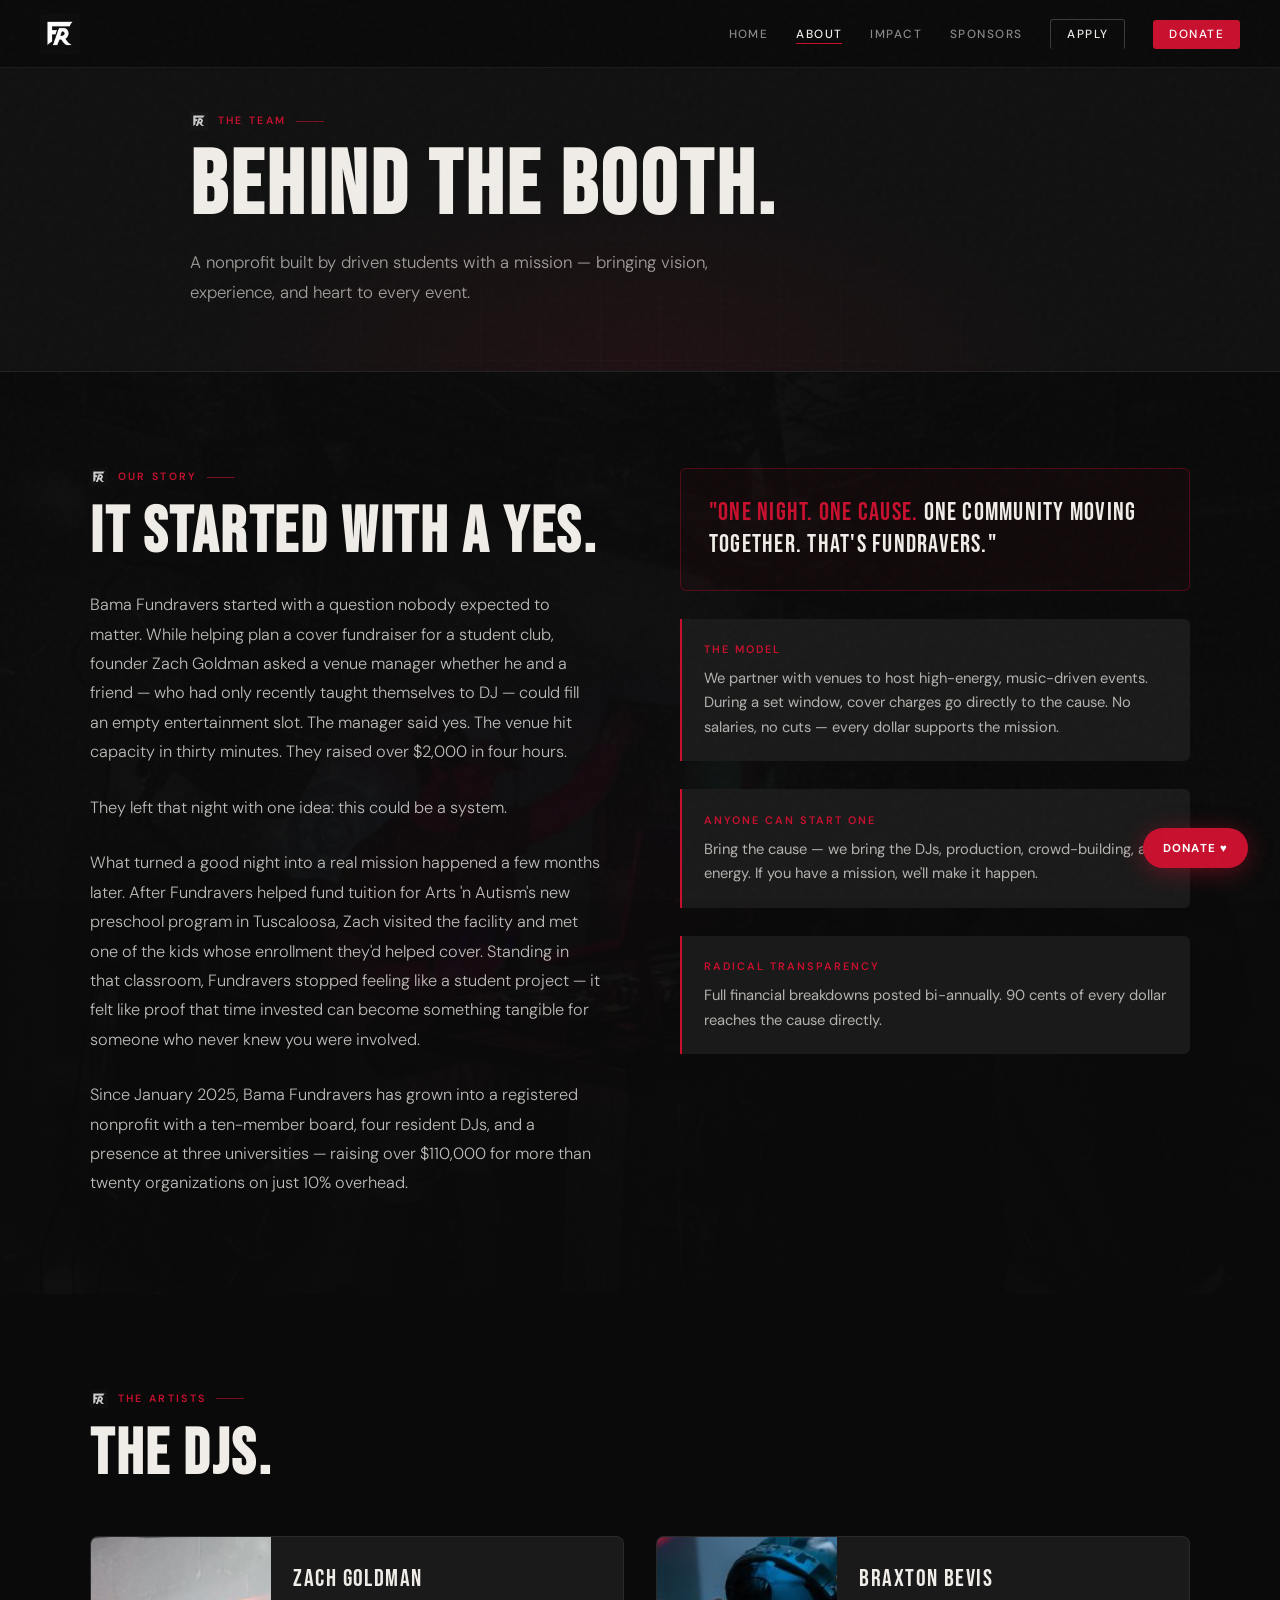
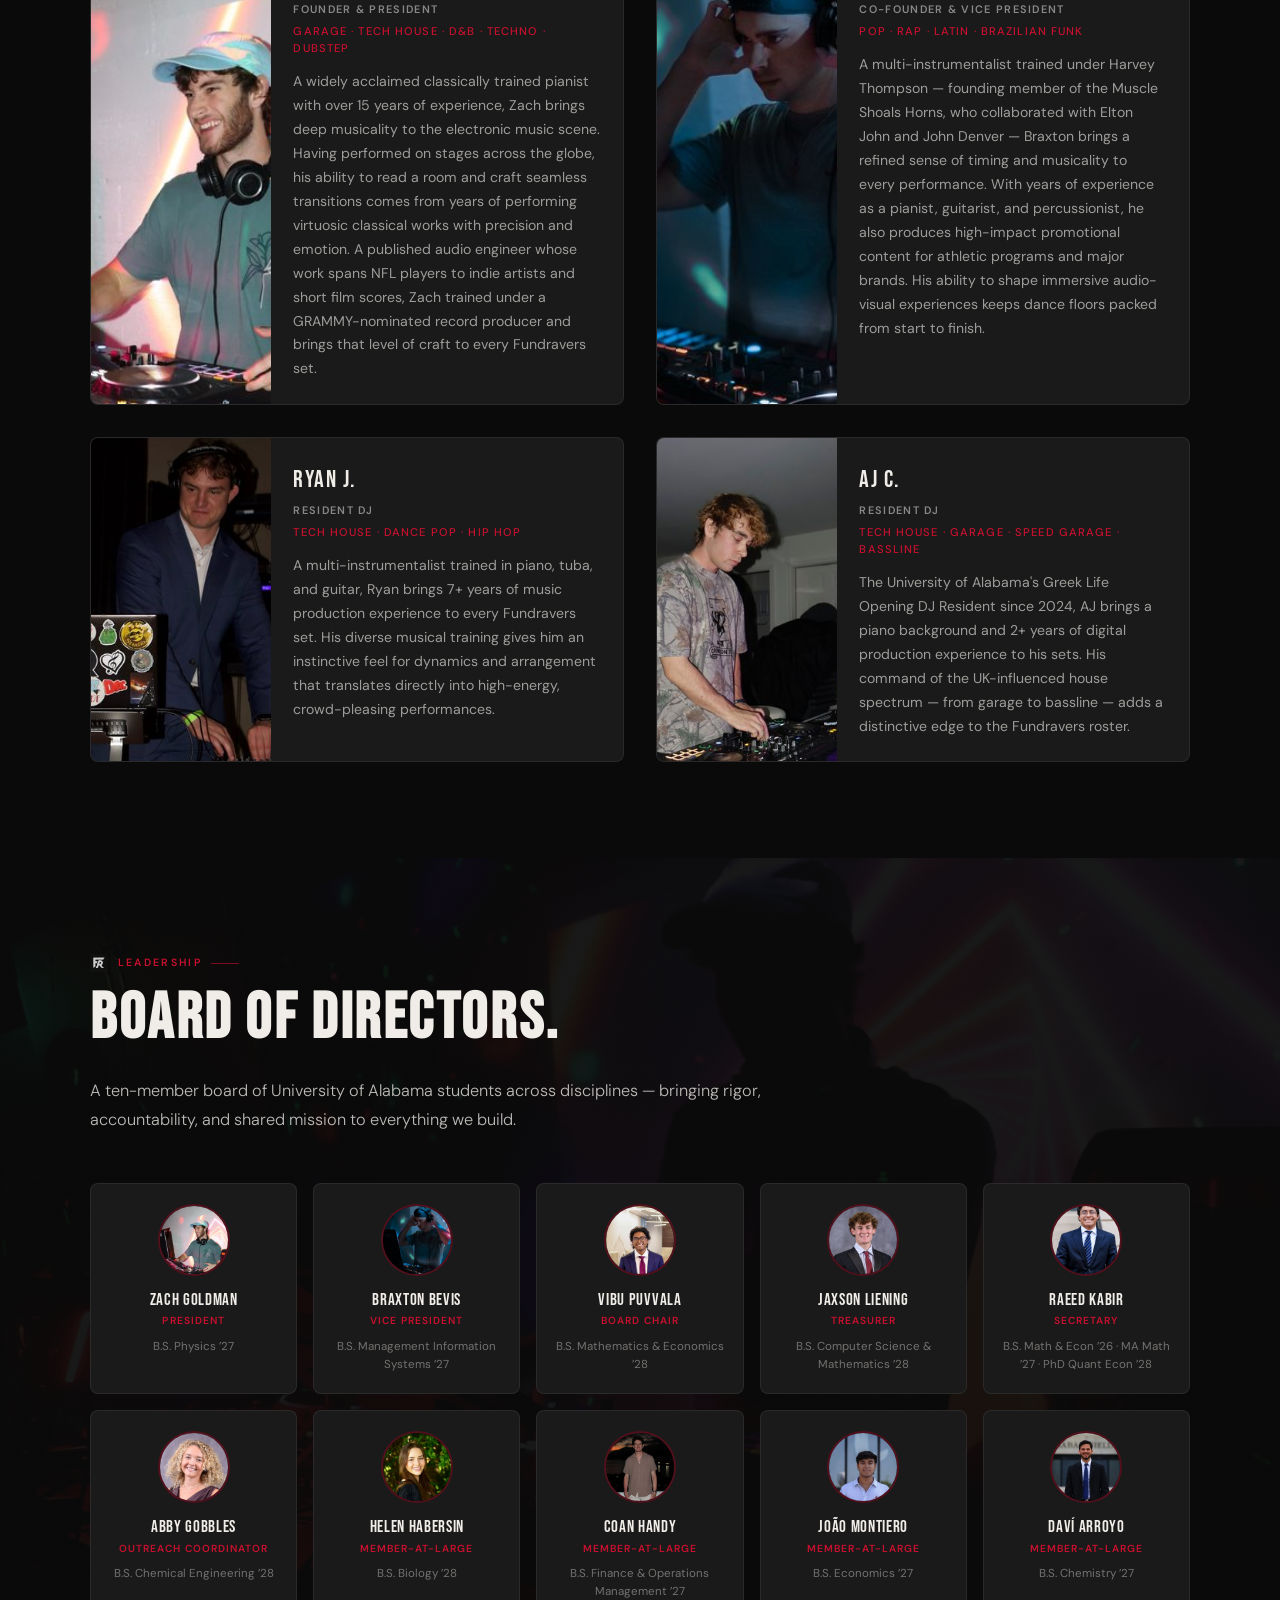
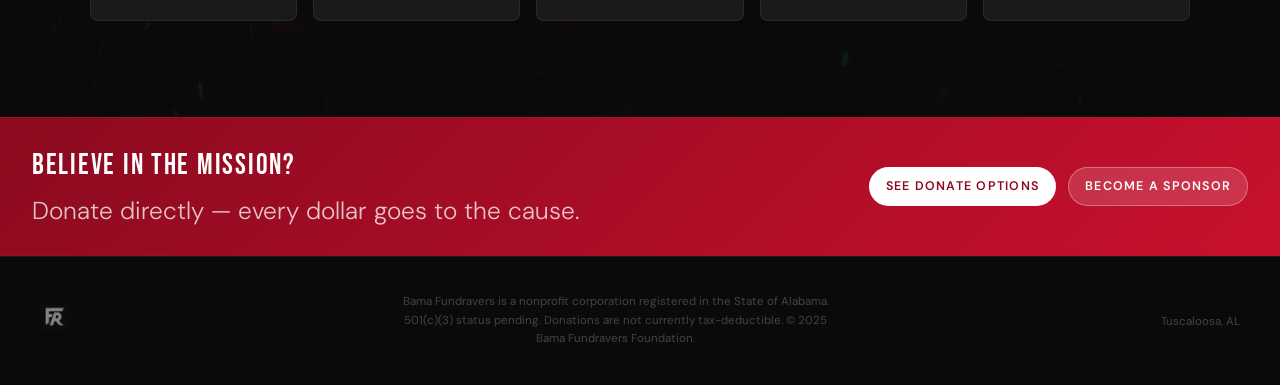
<file: about.html>
<!DOCTYPE html>
<html lang="en">
<head>
<meta charset="UTF-8"/>
<meta name="viewport" content="width=device-width,initial-scale=1.0"/>
<title>About | Bama Fundravers</title>
<link rel="preconnect" href="https://fonts.googleapis.com"/>
<link rel="preconnect" href="https://fonts.gstatic.com" crossorigin/>
<link href="https://fonts.googleapis.com/css2?family=Bebas+Neue&family=DM+Sans:ital,opsz,wght@0,9..40,300;0,9..40,400;0,9..40,500;0,9..40,600;1,9..40,300&display=swap" rel="stylesheet"/>
<style>
*,*::before,*::after{box-sizing:border-box;margin:0;padding:0}
:root{
  --red:#C8102E;--red-dark:#8B0A1F;--gold:#C5A028;--gold-light:#E8C547;
  --bg:#0A0A0A;--bg2:#111;--bg3:#161616;--surface:#1A1A1A;
  --border:rgba(255,255,255,0.07);--border-accent:rgba(200,16,46,0.35);
  --text:#F0EDE8;--muted:#888;--muted2:#444;
  --font-display:'Bebas Neue',sans-serif;--font-body:'DM Sans',sans-serif;
}
html{scroll-behavior:smooth}
body{background:var(--bg);color:var(--text);font-family:var(--font-body);font-size:16px;line-height:1.65;overflow-x:hidden}
body::before{content:'';position:fixed;inset:0;background-image:url("data:image/svg+xml,%3Csvg viewBox='0 0 200 200' xmlns='http://www.w3.org/2000/svg'%3E%3Cfilter id='n'%3E%3CfeTurbulence type='fractalNoise' baseFrequency='0.85' numOctaves='4' stitchTiles='stitch'/%3E%3C/filter%3E%3Crect width='100%25' height='100%25' filter='url(%23n)' opacity='0.035'/%3E%3C/svg%3E");pointer-events:none;z-index:1000;opacity:0.6}

/* NAV */
nav{position:fixed;top:0;width:100%;z-index:900;display:flex;align-items:center;justify-content:space-between;padding:0.85rem 2.5rem;background:rgba(10,10,10,0.93);backdrop-filter:blur(14px);border-bottom:1px solid var(--border)}
.nav-logo img{height:40px;width:auto;display:block;mix-blend-mode:screen}
.nav-links{display:flex;gap:1.75rem;list-style:none;align-items:center}
.nav-links a{font-size:0.74rem;font-weight:500;letter-spacing:0.12em;text-transform:uppercase;color:var(--muted);text-decoration:none;transition:color 0.2s}
.nav-links a:hover,.nav-links a.active{color:var(--text)}
.nav-links a.active{border-bottom:1px solid var(--red);padding-bottom:1px}
.nav-donate{background:var(--red)!important;color:#fff!important;padding:0.4rem 1rem!important;border-radius:3px;border-bottom:none!important}
.nav-donate:hover{background:#a50d24!important}
.nav-apply{border:1px solid rgba(255,255,255,0.2)!important;color:var(--text)!important;padding:0.4rem 1rem!important;border-radius:3px;border-bottom:none!important}
.nav-apply:hover{border-color:rgba(255,255,255,0.5)!important;color:#fff!important}
.hamburger{display:none;flex-direction:column;gap:5px;cursor:pointer;background:none;border:none;padding:4px}
.hamburger span{display:block;width:22px;height:2px;background:var(--text);border-radius:2px}

/* FLOATING DONATE */
.float-donate{position:fixed;bottom:2rem;right:2rem;z-index:800;display:flex;flex-direction:column;align-items:center;gap:0.4rem}
.float-donate a{background:var(--red);color:#fff;font-size:0.72rem;font-weight:700;letter-spacing:0.1em;text-transform:uppercase;text-decoration:none;padding:0.65rem 1.25rem;border-radius:100px;box-shadow:0 4px 24px rgba(200,16,46,0.4);transition:transform 0.15s,background 0.2s;display:block;white-space:nowrap}
.float-donate a:hover{background:#a50d24;transform:translateY(-2px)}

/* HERO: FULL */
.hero-full{min-height:100vh;display:flex;flex-direction:column;align-items:center;justify-content:center;text-align:center;padding:8rem 2rem 5rem;position:relative;overflow:hidden}
.hero-photo{position:absolute;inset:0;background-image:url('assets/hero-photo.jpg');background-size:cover;background-position:center 30%;background-attachment:fixed}
.hero-overlay{position:absolute;inset:0;background:linear-gradient(to bottom,rgba(0,0,0,0.72) 0%,rgba(0,0,0,0.52) 50%,rgba(0,0,0,0.9) 100%)}
.hero-logo-mark{position:relative;margin-bottom:1.25rem}
.hero-logo-mark img{height:80px;width:auto;mix-blend-mode:screen;filter:drop-shadow(0 0 20px rgba(0,0,0,0.8))}
h1.hero-title{font-family:var(--font-display);font-size:clamp(4.5rem,13vw,10rem);letter-spacing:0.03em;line-height:0.92;color:#fff;position:relative;text-shadow:0 2px 40px rgba(0,0,0,0.8)}
h1.hero-title .accent{color:var(--red)}
.hero-sub{font-family:var(--font-display);font-size:clamp(1.2rem,3vw,2rem);letter-spacing:0.22em;color:rgba(240,237,232,0.65);margin-bottom:2rem;position:relative}
.hero-tagline{font-size:1rem;font-weight:300;color:rgba(240,237,232,0.58);max-width:460px;margin:0 auto 2.5rem;position:relative;font-style:italic}
.hero-btns{display:flex;gap:1rem;justify-content:center;flex-wrap:wrap;position:relative}
.hero-scroll{position:absolute;bottom:2.5rem;left:50%;transform:translateX(-50%);display:flex;flex-direction:column;align-items:center;gap:0.5rem;color:rgba(255,255,255,0.28);font-size:0.65rem;letter-spacing:0.18em;text-transform:uppercase}
.scroll-line{width:1px;height:36px;background:linear-gradient(to bottom,rgba(255,255,255,0.28),transparent);animation:scrollPulse 2s ease-in-out infinite}
@keyframes scrollPulse{0%,100%{opacity:0.3}50%{opacity:1}}

/* HERO: INNER */
.hero-inner{padding:7rem 2rem 4rem;position:relative;overflow:hidden;background:var(--bg2);border-bottom:1px solid var(--border)}
.hero-inner-bg{position:absolute;inset:0;background-image:linear-gradient(rgba(255,255,255,0.02) 1px,transparent 1px),linear-gradient(90deg,rgba(255,255,255,0.02) 1px,transparent 1px);background-size:60px 60px;mask-image:radial-gradient(ellipse 80% 100% at 50% 100%,black 0%,transparent 70%)}
.hero-inner-glow{position:absolute;inset:0;background:radial-gradient(ellipse 50% 80% at 50% 100%,rgba(200,16,46,0.08),transparent 70%)}
.hero-inner-content{max-width:900px;margin:0 auto;position:relative}
.hero-inner h1{font-family:var(--font-display);font-size:clamp(3rem,7vw,6rem);letter-spacing:0.04em;line-height:1;margin-bottom:1rem}
.hero-inner p{font-size:1.05rem;font-weight:300;color:rgba(240,237,232,0.65);max-width:560px;line-height:1.75}

/* BUTTONS */
.btn-primary{background:var(--red);color:#fff;padding:0.8rem 2rem;border-radius:3px;font-size:0.8rem;font-weight:600;letter-spacing:0.1em;text-transform:uppercase;text-decoration:none;transition:background 0.2s,transform 0.15s;display:inline-block}
.btn-primary:hover{background:#a50d24;transform:translateY(-1px)}
.btn-outline{background:transparent;color:var(--text);padding:0.8rem 2rem;border:1px solid rgba(255,255,255,0.25);border-radius:3px;font-size:0.8rem;font-weight:600;letter-spacing:0.1em;text-transform:uppercase;text-decoration:none;transition:border-color 0.2s,transform 0.15s;display:inline-block}
.btn-outline:hover{border-color:rgba(255,255,255,0.55);transform:translateY(-1px)}
.btn-white{background:#fff;color:#6b0a1a;padding:0.9rem 2.2rem;border-radius:3px;font-size:0.8rem;font-weight:700;letter-spacing:0.1em;text-transform:uppercase;text-decoration:none;transition:transform 0.15s,background 0.2s;display:inline-block}
.btn-white:hover{background:#f0ede8;transform:translateY(-1px)}
.btn-gold{background:var(--gold);color:#1a0a00;padding:0.8rem 2rem;border-radius:3px;font-size:0.8rem;font-weight:700;letter-spacing:0.1em;text-transform:uppercase;text-decoration:none;transition:background 0.2s,transform 0.15s;display:inline-block}
.btn-gold:hover{background:var(--gold-light);transform:translateY(-1px)}

/* STATS */
.stats-bar{background:var(--bg2);border-top:1px solid var(--border);border-bottom:1px solid var(--border);padding:2.5rem 2rem}
.stats-grid{max-width:1000px;margin:0 auto;display:grid;grid-template-columns:repeat(4,1fr)}
.stat-item{text-align:center;padding:1.5rem 1rem;border-right:1px solid var(--border)}
.stat-item:last-child{border-right:none}
.stat-num{font-family:var(--font-display);font-size:clamp(2.2rem,4vw,3.4rem);letter-spacing:0.04em;color:var(--red);line-height:1;margin-bottom:0.3rem}
.stat-label{font-size:0.72rem;font-weight:500;letter-spacing:0.12em;text-transform:uppercase;color:var(--muted)}

/* DONATE STRIP */
.donate-strip{background:linear-gradient(135deg,var(--red-dark,#8B0A1F),var(--red));padding:1.5rem 2rem;display:flex;align-items:center;justify-content:space-between;gap:1.5rem;flex-wrap:wrap;border-top:1px solid rgba(200,16,46,0.3);border-bottom:1px solid rgba(200,16,46,0.3)}
.donate-strip-text{font-family:var(--font-display);font-size:clamp(1.2rem,3vw,1.8rem);letter-spacing:0.06em;color:#fff}
.donate-strip-text span{opacity:0.75;font-size:0.85em;font-family:var(--font-body);font-weight:300;letter-spacing:0;display:block;margin-top:0.1rem}
.donate-strip-btns{display:flex;gap:0.75rem;flex-wrap:wrap;align-items:center}
.donate-pill{background:rgba(255,255,255,0.15);border:1px solid rgba(255,255,255,0.3);color:#fff;font-size:0.78rem;font-weight:600;letter-spacing:0.1em;text-transform:uppercase;padding:0.5rem 1rem;border-radius:100px;text-decoration:none;transition:background 0.2s}
.donate-pill:hover{background:rgba(255,255,255,0.28)}
.donate-pill.solid{background:#fff;color:var(--red-dark,#8B0A1F)}
.donate-pill.solid:hover{background:#f0ede8}

/* SECTIONS */
section{padding:6rem 2rem}
.section-inner{max-width:1100px;margin:0 auto}
.section-eyebrow{font-size:0.66rem;font-weight:600;letter-spacing:0.22em;text-transform:uppercase;color:var(--red);margin-bottom:0.8rem;display:flex;align-items:center;gap:0.6rem}
.section-eyebrow::after{content:'';display:block;height:1px;width:28px;background:var(--red);opacity:0.6}
.section-eyebrow img{height:18px;width:auto;mix-blend-mode:screen;opacity:0.8}
.section-title{font-family:var(--font-display);font-size:clamp(2.4rem,5vw,4rem);letter-spacing:0.04em;line-height:1.05;margin-bottom:1.5rem}
.section-body{font-size:1.02rem;font-weight:300;color:rgba(240,237,232,0.78);line-height:1.8;max-width:680px}

/* STORY */
.story-grid{display:grid;grid-template-columns:1fr 1fr;gap:5rem;align-items:start}
.story-right{display:flex;flex-direction:column;gap:1.75rem}
.story-block{padding:1.4rem;border-left:2px solid var(--red);background:var(--surface);border-radius:0 6px 6px 0}
.story-block-title{font-size:0.68rem;font-weight:600;letter-spacing:0.18em;text-transform:uppercase;color:var(--red);margin-bottom:0.45rem}
.story-block p{font-size:0.92rem;color:rgba(240,237,232,0.72);line-height:1.65}
.story-quote{font-family:var(--font-display);font-size:clamp(1.15rem,2.5vw,1.55rem);letter-spacing:0.05em;line-height:1.3;color:var(--text);padding:1.75rem;border:1px solid var(--border-accent);border-radius:6px;background:rgba(200,16,46,0.04)}
.story-quote em{color:var(--red);font-style:normal}

/* DONATE SECTION */
.donate-grid{display:grid;grid-template-columns:repeat(3,1fr);gap:1.5rem;margin-top:3rem}
.donate-card{background:var(--surface);border:1px solid var(--border);border-radius:8px;padding:2rem 1.75rem;transition:border-color 0.25s}
.donate-card:hover{border-color:var(--border-accent)}
.donate-icon{width:44px;height:44px;border-radius:8px;background:rgba(200,16,46,0.12);display:flex;align-items:center;justify-content:center;margin-bottom:1.2rem;font-size:1.4rem}
.donate-method{font-family:var(--font-display);font-size:1.6rem;letter-spacing:0.06em;margin-bottom:0.4rem}
.donate-handle{font-size:0.98rem;color:var(--red);font-weight:500;margin-bottom:0.9rem;word-break:break-all}
.donate-note{font-size:0.8rem;color:rgba(240,237,232,0.43);line-height:1.55}
.donate-disclaimer{margin-top:2.25rem;padding:1.2rem 1.4rem;border:1px solid rgba(197,160,40,0.22);border-radius:6px;background:rgba(197,160,40,0.04);font-size:0.8rem;color:rgba(240,237,232,0.52);line-height:1.6}
.donate-disclaimer strong{color:#E8C547}

/* HOW IT WORKS */
.how-steps{display:grid;grid-template-columns:repeat(3,1fr);margin-top:3rem;border:1px solid var(--border);border-radius:8px;overflow:hidden}
.how-step{background:var(--surface);padding:2.5rem 2rem;position:relative}
.how-step:not(:last-child){border-right:1px solid var(--border)}
.step-num{font-family:var(--font-display);font-size:5rem;line-height:1;color:rgba(200,16,46,0.1);position:absolute;top:1rem;right:1.5rem}
.step-title{font-family:var(--font-display);font-size:1.6rem;letter-spacing:0.05em;margin-bottom:0.65rem;position:relative}
.step-body{font-size:0.9rem;color:rgba(240,237,232,0.62);line-height:1.7;position:relative}

/* PARALLAX */
.parallax-break{min-height:420px;position:relative;overflow:hidden;display:flex;flex-direction:column;align-items:center;justify-content:center;padding:4rem 2rem}
.parallax-bg{position:absolute;inset:-60px;background-size:cover;background-position:center 40%;background-attachment:fixed}
.parallax-overlay{position:absolute;inset:0;background:rgba(0,0,0,0.68)}
.parallax-content{position:relative;z-index:2;width:100%;max-width:1100px}
.parallax-content h2{font-family:var(--font-display);font-size:clamp(2rem,5vw,4rem);letter-spacing:0.06em;text-align:center;margin-bottom:0.5rem}
.parallax-content .sub{font-size:1rem;font-weight:300;color:rgba(240,237,232,0.6);text-align:center;font-style:italic;margin-bottom:3rem}

/* TESTIMONIALS */
.testi-grid{display:grid;grid-template-columns:repeat(2,1fr);gap:1.5rem}
.testi-card{background:rgba(20,20,20,0.92);border:1px solid var(--border);border-radius:8px;padding:2rem 1.75rem;display:flex;flex-direction:column;gap:1.2rem;backdrop-filter:blur(8px)}
.testi-quote{font-size:0.95rem;font-weight:300;color:rgba(240,237,232,0.85);line-height:1.78;font-style:italic}
.testi-quote::before{content:'\201C';font-family:var(--font-display);font-size:2.5rem;line-height:0.5;color:var(--red);opacity:0.6;display:block;margin-bottom:0.75rem}
.testi-author{font-size:0.74rem;font-weight:600;letter-spacing:0.1em;text-transform:uppercase;color:var(--muted);border-top:1px solid var(--border);padding-top:1rem}
.testi-author span{color:var(--red)}

/* HONOR ROLL FEATURE */
.honor-feature{background:linear-gradient(135deg,rgba(197,160,40,0.06),rgba(200,16,46,0.04));border:1px solid rgba(197,160,40,0.3);border-radius:12px;padding:3rem;margin-top:1rem;position:relative;overflow:hidden}
.honor-feature::before{content:'';position:absolute;top:-40px;right:-40px;width:200px;height:200px;background:url('assets/fr-logo.png') center/contain no-repeat;mix-blend-mode:screen;opacity:0.04}
.honor-crown{font-size:2rem;margin-bottom:0.5rem}
.honor-feature-title{font-family:var(--font-display);font-size:clamp(2rem,4vw,3.2rem);letter-spacing:0.06em;color:var(--gold-light,#E8C547);margin-bottom:0.35rem}
.honor-feature-sub{font-size:0.82rem;color:rgba(240,237,232,0.5);margin-bottom:2rem;font-style:italic}
.honor-entry{display:flex;align-items:center;justify-content:space-between;padding:1rem 0;border-bottom:1px solid rgba(197,160,40,0.15);gap:1rem;flex-wrap:wrap}
.honor-entry:last-child{border-bottom:none}
.honor-name{font-weight:500;font-size:1rem}
.honor-desc{font-size:0.8rem;color:var(--muted);margin-top:0.15rem}
.honor-right{display:flex;align-items:center;gap:0.75rem;flex-shrink:0}
.honor-amount{font-family:var(--font-display);font-size:1.5rem;letter-spacing:0.04em;color:var(--gold-light,#E8C547)}
.honor-tier{font-size:0.62rem;font-weight:700;letter-spacing:0.12em;text-transform:uppercase;background:rgba(197,160,40,0.15);color:var(--gold-light,#E8C547);padding:0.25rem 0.6rem;border-radius:3px;border:1px solid rgba(197,160,40,0.25)}
.honor-cta{margin-top:2rem;display:flex;align-items:center;justify-content:space-between;flex-wrap:wrap;gap:1rem}
.honor-cta p{font-size:0.85rem;color:rgba(240,237,232,0.5)}

/* MASCOT SECTION */
.mascot-section{background:var(--bg3);border-top:1px solid var(--border);padding:4rem 2rem;display:flex;flex-direction:column;align-items:center;gap:1.5rem;text-align:center;position:relative;overflow:hidden}
.mascot-section::before{content:'';position:absolute;left:-5%;top:-20%;width:110%;height:140%;background:url('assets/mascot-white.png') center/contain no-repeat;opacity:0.03;pointer-events:none}
.mascot-section img{height:160px;width:auto;opacity:0.9;position:relative}
.mascot-tagline{font-family:var(--font-display);font-size:clamp(1.6rem,3vw,2.5rem);letter-spacing:0.1em;color:var(--muted);max-width:500px;line-height:1.2;position:relative}
.mascot-tagline em{color:var(--red);font-style:normal}

/* APPLY BAND */
.apply-band{background:var(--red-dark,#8B0A1F);border-top:1px solid rgba(200,16,46,0.5);border-bottom:1px solid rgba(200,16,46,0.5);position:relative;overflow:hidden}
.apply-band::before{content:'';position:absolute;inset:0;background:radial-gradient(ellipse 60% 80% at 80% 50%,rgba(200,16,46,0.28),transparent 70%);pointer-events:none}
.apply-band .section-inner{display:flex;align-items:center;justify-content:space-between;gap:2rem;flex-wrap:wrap;position:relative}
.apply-band h2{font-family:var(--font-display);font-size:clamp(1.8rem,4vw,3rem);letter-spacing:0.06em;line-height:1.1;margin-bottom:0.75rem}
.apply-band p{font-size:0.98rem;color:rgba(240,237,232,0.68);max-width:480px;line-height:1.65}

/* CONTACT */
.contact-grid{display:grid;grid-template-columns:1fr 1fr;gap:5rem;margin-top:3rem}
.contact-items{display:flex;flex-direction:column;gap:1.75rem}
.contact-item{display:flex;flex-direction:column;gap:0.25rem}
.contact-label{font-size:0.66rem;font-weight:600;letter-spacing:0.2em;text-transform:uppercase;color:var(--muted);margin-bottom:0.15rem}
.contact-value{font-size:1.02rem;color:var(--text);text-decoration:none;transition:color 0.2s}
.contact-value:hover{color:var(--red)}
.contact-cta p{font-size:0.98rem;font-weight:300;color:rgba(240,237,232,0.62);line-height:1.78;margin-bottom:2rem}
.social-links{display:flex;gap:1rem;flex-wrap:wrap}
.social-link{display:inline-flex;align-items:center;background:var(--surface);border:1px solid var(--border);color:var(--text);font-size:0.78rem;font-weight:500;letter-spacing:0.08em;padding:0.5rem 1.1rem;border-radius:3px;text-decoration:none;transition:border-color 0.2s}
.social-link:hover{border-color:rgba(255,255,255,0.28)}

/* FOOTER */
footer{background:var(--bg);border-top:1px solid var(--border);padding:2.25rem 2.5rem;display:flex;align-items:center;justify-content:space-between;flex-wrap:wrap;gap:1rem}
.footer-logo img{height:30px;width:auto;mix-blend-mode:screen;opacity:0.5}
.footer-legal{font-size:0.72rem;color:var(--muted2);line-height:1.6;text-align:center;max-width:440px}
.footer-right{font-size:0.72rem;color:var(--muted2)}

/* ARTISTS (about page) */
.artist-card{background:var(--surface);border:1px solid var(--border);border-radius:8px;overflow:hidden;transition:border-color .25s,transform .25s;display:flex;flex-direction:row}
.artist-card:hover{border-color:var(--border-accent);transform:translateY(-3px)}
.artist-photo{width:180px;min-width:180px;aspect-ratio:auto;position:relative;overflow:hidden;flex-shrink:0}
.artist-photo img{width:100%;height:100%;object-fit:cover;object-position:top}
.artist-info{padding:1.4rem}
.artist-name{font-family:var(--font-display);font-size:1.5rem;letter-spacing:0.06em;margin-bottom:0.15rem}
.artist-role{font-size:0.68rem;font-weight:600;color:var(--muted);letter-spacing:0.12em;text-transform:uppercase;margin-bottom:0.25rem}
.artist-genre{font-size:0.7rem;font-weight:500;color:var(--red);letter-spacing:0.1em;text-transform:uppercase;margin-bottom:0.85rem;line-height:1.5}
.artist-bio{font-size:0.88rem;color:rgba(240,237,232,0.62);line-height:1.7}

/* BOARD */
.board-grid{display:grid;grid-template-columns:repeat(5,1fr);gap:1rem;margin-top:3rem}
.board-card{background:var(--surface);border:1px solid var(--border);border-radius:8px;padding:1.25rem 1rem;text-align:center;transition:border-color .25s}
.board-card:hover{border-color:var(--border-accent)}
.board-photo{width:72px;height:72px;border-radius:50%;margin:0 auto 0.9rem;overflow:hidden;border:2px solid var(--border-accent);background:var(--bg2)}
.board-photo img{width:100%;height:100%;object-fit:cover;object-position:top}
.board-photo-init{width:72px;height:72px;border-radius:50%;margin:0 auto 0.9rem;display:flex;align-items:center;justify-content:center;font-family:var(--font-display);font-size:1.4rem;color:var(--red);background:var(--bg2);border:2px solid var(--border-accent)}
.board-name{font-family:var(--font-display);font-size:1.05rem;letter-spacing:0.04em;margin-bottom:0.2rem;line-height:1.2}
.board-role{font-size:0.64rem;font-weight:600;color:var(--red);letter-spacing:0.1em;text-transform:uppercase;margin-bottom:0.5rem}
.board-degree{font-size:0.72rem;color:rgba(240,237,232,0.42);line-height:1.5}

/* CAMPAIGNS */
.campaign-grid{display:grid;grid-template-columns:repeat(3,1fr);gap:1.25rem;margin-top:3rem}
.campaign-card{background:var(--surface);border:1px solid var(--border);border-radius:8px;padding:1.6rem 1.5rem;transition:border-color .25s}
.campaign-card:hover{border-color:var(--border-accent)}
.campaign-amt{font-family:var(--font-display);font-size:2.2rem;letter-spacing:0.04em;color:var(--red);line-height:1;margin-bottom:0.35rem}
.campaign-org{font-size:.95rem;font-weight:500;color:var(--text);margin-bottom:.2rem}
.campaign-uni{font-size:.62rem;font-weight:600;letter-spacing:.1em;text-transform:uppercase;color:var(--muted2);margin-bottom:.65rem}
.campaign-desc{font-size:.82rem;color:rgba(240,237,232,.55);line-height:1.6}

/* OVERHEAD */
.overhead-compare{display:grid;grid-template-columns:1fr 1fr 1fr;gap:1.25rem;margin-top:3rem}
.overhead-bar-wrap{background:var(--surface);border:1px solid var(--border);border-radius:8px;padding:1.75rem 1.5rem}
.overhead-label{font-size:.72rem;font-weight:600;letter-spacing:.12em;text-transform:uppercase;color:var(--muted);margin-bottom:1rem}
.overhead-org{font-family:var(--font-display);font-size:1.4rem;letter-spacing:.04em;margin-bottom:.5rem}
.overhead-bar-bg{height:12px;background:rgba(255,255,255,.06);border-radius:100px;margin-bottom:.5rem}
.overhead-bar-fill{height:100%;border-radius:100px;background:var(--red)}
.overhead-pct{font-family:var(--font-display);font-size:2rem;letter-spacing:.04em;color:var(--red)}
.overhead-note{font-size:.78rem;color:rgba(240,237,232,.45);margin-top:.4rem;line-height:1.5}

/* CAUSES */
.causes-grid{display:grid;grid-template-columns:repeat(3,1fr);gap:0.9rem;margin-top:1rem}
.cause-chip{background:var(--surface);border:1px solid var(--border);border-radius:6px;padding:1rem 1.2rem;font-size:0.84rem;color:rgba(240,237,232,0.78);line-height:1.4;display:flex;align-items:flex-start;gap:0.6rem}
.cause-dot{width:6px;height:6px;border-radius:50%;background:var(--red);margin-top:0.45em;flex-shrink:0}
.cause-uni{font-size:.62rem;letter-spacing:.1em;text-transform:uppercase;color:var(--muted2);display:block;margin-top:.2rem}
.uni-badges{display:flex;gap:.8rem;flex-wrap:wrap;margin-top:1.75rem}
.uni-badge{background:rgba(200,16,46,0.1);border:1px solid var(--border-accent);color:rgba(240,237,232,0.82);font-size:.74rem;font-weight:600;letter-spacing:.1em;text-transform:uppercase;padding:.4rem .9rem;border-radius:3px}

/* TIERS */
.tier-grid{display:grid;grid-template-columns:repeat(3,1fr);gap:1.5rem;margin-top:3rem}
.tier-card{background:var(--surface);border:1px solid var(--border);border-radius:8px;padding:2.25rem 2rem;position:relative;transition:border-color .25s}
.tier-card.featured{border:2px solid var(--red)}
.tier-badge{position:absolute;top:-13px;left:50%;transform:translateX(-50%);background:var(--red);color:#fff;font-size:.65rem;font-weight:700;letter-spacing:.14em;text-transform:uppercase;padding:.3rem .9rem;border-radius:3px;white-space:nowrap}
.tier-name{font-family:var(--font-display);font-size:2rem;letter-spacing:.06em;margin-bottom:.25rem}
.tier-range{font-size:.82rem;color:var(--red);font-weight:600;letter-spacing:.08em;margin-bottom:1.5rem}
.tier-perks{list-style:none;display:flex;flex-direction:column;gap:.65rem;margin-bottom:1.75rem}
.tier-perks li{font-size:.88rem;color:rgba(240,237,232,.72);line-height:1.5;display:flex;gap:.6rem}
.tier-perks li::before{content:'✓';color:var(--red);font-weight:700;flex-shrink:0}
.tier-perks li.honor{color:rgba(240,237,232,.9);font-weight:500}

/* FORM */
.form-card{background:var(--surface);border:1px solid var(--border);border-radius:8px;padding:2.5rem}
.form-row{display:grid;grid-template-columns:1fr 1fr;gap:1.25rem;margin-bottom:1.25rem}
.form-group{display:flex;flex-direction:column;gap:0.4rem;margin-bottom:1.25rem}
.form-group label{font-size:.7rem;font-weight:600;letter-spacing:.14em;text-transform:uppercase;color:var(--muted)}
.form-group input,.form-group select,.form-group textarea{background:var(--bg2);border:1px solid rgba(255,255,255,0.1);border-radius:4px;padding:.7rem .9rem;color:var(--text);font-family:var(--font-body);font-size:.95rem;transition:border-color .2s;width:100%}
.form-group input:focus,.form-group select:focus,.form-group textarea:focus{outline:none;border-color:var(--red)}
.form-group select option{background:var(--bg2)}
.form-group textarea{resize:vertical;min-height:120px}

/* WHY CARDS */
.why-grid{display:grid;grid-template-columns:repeat(3,1fr);gap:1.25rem;margin-top:3rem}
.why-card{background:var(--surface);border:1px solid var(--border);border-radius:8px;padding:1.75rem 1.5rem}
.why-num{font-family:var(--font-display);font-size:2.8rem;letter-spacing:.04em;color:var(--red);line-height:1;margin-bottom:.4rem}
.why-label{font-size:.72rem;font-weight:600;letter-spacing:.12em;text-transform:uppercase;color:var(--muted);margin-bottom:.6rem}
.why-desc{font-size:.88rem;color:rgba(240,237,232,.6);line-height:1.65}

/* TRACK */
.track-grid{display:grid;grid-template-columns:1fr 1fr;gap:2rem;margin-top:3rem}
.track-card{background:var(--surface);border:1px solid var(--border);border-radius:8px;padding:2.5rem 2rem;transition:border-color .25s}
.track-card:hover{border-color:var(--border-accent)}
.track-icon{font-size:2rem;margin-bottom:1rem}
.track-title{font-family:var(--font-display);font-size:1.8rem;letter-spacing:.05em;margin-bottom:.5rem}
.track-desc{font-size:.92rem;color:rgba(240,237,232,.65);line-height:1.75;margin-bottom:2rem}

/* PROCESS */
.process-steps{display:flex;flex-direction:column;gap:0;margin-top:3rem;border:1px solid var(--border);border-radius:8px;overflow:hidden}
.process-step{background:var(--surface);padding:1.75rem 2rem;display:flex;gap:1.5rem;align-items:flex-start;border-bottom:1px solid var(--border)}
.process-step:last-child{border-bottom:none}
.pstep-num{font-family:var(--font-display);font-size:2.5rem;letter-spacing:.04em;color:rgba(200,16,46,.3);line-height:1;flex-shrink:0;width:2.5rem}
.pstep-title{font-family:var(--font-display);font-size:1.3rem;letter-spacing:.04em;margin-bottom:.3rem}
.pstep-body{font-size:.88rem;color:rgba(240,237,232,.6);line-height:1.65}

/* MOBILE */
@media(max-width:900px){
  nav{padding:.9rem 1.5rem}
  .nav-links{display:none;flex-direction:column;position:absolute;top:100%;left:0;width:100%;background:rgba(10,10,10,0.98);padding:1.5rem;gap:1.25rem;border-bottom:1px solid var(--border)}
  .nav-links.open{display:flex}
  .hamburger{display:flex}
  .stats-grid{grid-template-columns:repeat(2,1fr)}
  .stat-item{border-right:none;border-bottom:1px solid var(--border)}
  .stat-item:nth-child(odd){border-right:1px solid var(--border)}
  .stat-item:nth-last-child(-n+2){border-bottom:none}
  .story-grid{grid-template-columns:1fr;gap:3rem}
  .how-steps{grid-template-columns:1fr}
  .how-step:not(:last-child){border-right:none;border-bottom:1px solid var(--border)}
  .testi-grid{grid-template-columns:1fr}
  .causes-grid{grid-template-columns:repeat(2,1fr)}
  .donate-grid{grid-template-columns:1fr}
  .contact-grid{grid-template-columns:1fr;gap:3rem}
  .apply-band .section-inner{flex-direction:column}
  .donate-strip{flex-direction:column;text-align:center}
  .hero-photo,.parallax-bg{background-attachment:scroll}
  .form-row{grid-template-columns:1fr}
  footer{flex-direction:column;text-align:center}
  .board-grid{grid-template-columns:repeat(3,1fr)}
  .overhead-compare{grid-template-columns:1fr}
  .campaign-grid{grid-template-columns:repeat(2,1fr)}
  .tier-grid{grid-template-columns:1fr}
  .why-grid{grid-template-columns:repeat(2,1fr)}
  .track-grid{grid-template-columns:1fr}
  .float-donate{bottom:1rem;right:1rem}
  .artist-card{flex-direction:column}
  .artist-photo{width:100%;min-width:unset;height:200px}
}
@media(max-width:550px){
  .causes-grid{grid-template-columns:1fr}
  .board-grid{grid-template-columns:repeat(2,1fr)}
  .campaign-grid{grid-template-columns:1fr}
  .why-grid{grid-template-columns:1fr}
}

/* === NAV SCROLL HIDE === */
nav { opacity: 0; transform: translateY(-6px); transition: opacity 0.3s, transform 0.3s; }
nav.nav-visible { opacity: 1; transform: translateY(0); }
</style>
</head>
<body>
<nav>
  <a class="nav-logo" href="index.html"><img src="assets/fr-logo.png" alt="Fundravers"/></a>
  <ul class="nav-links" id="navLinks">
    <li><a href="index.html" >Home</a></li>
    <li><a href="about.html" class='active'>About</a></li>
    <li><a href="impact.html" >Impact</a></li>
    <li><a href="sponsors.html" >Sponsors</a></li>
    <li><a href="apply.html" class="nav-apply">Apply</a></li>
    <li><a href="donate.html" class="nav-donate">Donate</a></li>
  </ul>
  <button class="hamburger" id="hamburger" aria-label="Menu"><span></span><span></span><span></span></button>
</nav>
<!-- Floating donate -->
<div class="float-donate"><a href="donate.html">Donate &#9829;</a></div>
<div class="hero-inner">
  <div class="hero-inner-bg"></div>
  <div class="hero-inner-glow"></div>
  <div class="hero-inner-content">
    <div class="section-eyebrow"><img src="assets/fr-logo.png" alt=""/>The Team</div>
    <h1>Behind the Booth.</h1>
    <p>A nonprofit built by driven students with a mission — bringing vision, experience, and heart to every event.</p>
  </div>
</div>

<section id="story" style="background:linear-gradient(rgba(10,10,10,0.95),rgba(10,10,10,0.95)),url('assets/bg-bw-dj.jpg') center/cover;padding:6rem 2rem;">
  <div class="section-inner">
    <div class="story-grid">
      <div>
        <div class="section-eyebrow"><img src="assets/fr-logo.png" alt=""/>Our Story</div>
        <h2 class="section-title">It started with a yes.</h2>
        <p class="section-body">Bama Fundravers started with a question nobody expected to matter. While helping plan a cover fundraiser for a student club, founder Zach Goldman asked a venue manager whether he and a friend — who had only recently taught themselves to DJ — could fill an empty entertainment slot. The manager said yes. The venue hit capacity in thirty minutes. They raised over $2,000 in four hours.</p>
        <br/>
        <p class="section-body">They left that night with one idea: this could be a system.</p>
        <br/>
        <p class="section-body">What turned a good night into a real mission happened a few months later. After Fundravers helped fund tuition for Arts 'n Autism's new preschool program in Tuscaloosa, Zach visited the facility and met one of the kids whose enrollment they'd helped cover. Standing in that classroom, Fundravers stopped feeling like a student project — it felt like proof that time invested can become something tangible for someone who never knew you were involved.</p>
        <br/>
        <p class="section-body">Since January 2025, Bama Fundravers has grown into a registered nonprofit with a ten-member board, four resident DJs, and a presence at three universities — raising over $110,000 for more than twenty organizations on just 10% overhead.</p>

      </div>
      <div class="story-right">
        <div class="story-quote"><em>"One night. One cause.</em> One community moving together. That's Fundravers."</div>
        <div class="story-block">
          <div class="story-block-title">The Model</div>
          <p>We partner with venues to host high-energy, music-driven events. During a set window, cover charges go directly to the cause. No salaries, no cuts — every dollar supports the mission.</p>
        </div>
        <div class="story-block">
          <div class="story-block-title">Anyone Can Start One</div>
          <p>Bring the cause — we bring the DJs, production, crowd-building, and energy. If you have a mission, we'll make it happen.</p>
        </div>
        <div class="story-block">
          <div class="story-block-title">Radical Transparency</div>
          <p>Full financial breakdowns posted bi-annually. 90 cents of every dollar reaches the cause directly.</p>
        </div>
      </div>
    </div>
  </div>
</section>

<!-- ARTISTS -->
<section style="padding:6rem 2rem;">
  <div class="section-inner">
    <div class="section-eyebrow"><img src="assets/fr-logo.png" alt=""/>The Artists</div>
    <h2 class="section-title">The DJs.</h2>
    <div style="display:grid;grid-template-columns:repeat(2,1fr);gap:2rem;margin-top:3rem">
      <div class="artist-card">
        <div class="artist-photo"><img src="assets/hs-zach.jpg" alt="Zach Goldman"/></div>
        <div class="artist-info">
          <div class="artist-name">Zach Goldman</div>
          <div class="artist-role">Founder &amp; President</div>
          <div class="artist-genre">Garage &middot; Tech House &middot; D&amp;B &middot; Techno &middot; Dubstep</div>
          <p class="artist-bio">A widely acclaimed classically trained pianist with over 15 years of experience, Zach brings deep musicality to the electronic music scene. Having performed on stages across the globe, his ability to read a room and craft seamless transitions comes from years of performing virtuosic classical works with precision and emotion. A published audio engineer whose work spans NFL players to indie artists and short film scores, Zach trained under a GRAMMY-nominated record producer and brings that level of craft to every Fundravers set.</p>
        </div>
      </div>
      <div class="artist-card">
        <div class="artist-photo"><img src="assets/hs-braxton.jpg" alt="Braxton Bevis"/></div>
        <div class="artist-info">
          <div class="artist-name">Braxton Bevis</div>
          <div class="artist-role">Co-Founder &amp; Vice President</div>
          <div class="artist-genre">Pop &middot; Rap &middot; Latin &middot; Brazilian Funk</div>
          <p class="artist-bio">A multi-instrumentalist trained under Harvey Thompson — founding member of the Muscle Shoals Horns, who collaborated with Elton John and John Denver — Braxton brings a refined sense of timing and musicality to every performance. With years of experience as a pianist, guitarist, and percussionist, he also produces high-impact promotional content for athletic programs and major brands. His ability to shape immersive audio-visual experiences keeps dance floors packed from start to finish.</p>
        </div>
      </div>
      <div class="artist-card">
        <div class="artist-photo"><img src="assets/hs-ryan.jpg" alt="Ryan J."/></div>
        <div class="artist-info">
          <div class="artist-name">Ryan J.</div>
          <div class="artist-role">Resident DJ</div>
          <div class="artist-genre">Tech House &middot; Dance Pop &middot; Hip Hop</div>
          <p class="artist-bio">A multi-instrumentalist trained in piano, tuba, and guitar, Ryan brings 7+ years of music production experience to every Fundravers set. His diverse musical training gives him an instinctive feel for dynamics and arrangement that translates directly into high-energy, crowd-pleasing performances.</p>
        </div>
      </div>
      <div class="artist-card">
        <div class="artist-photo"><img src="assets/hs-aj.jpg" alt="AJ C."/></div>
        <div class="artist-info">
          <div class="artist-name">AJ C.</div>
          <div class="artist-role">Resident DJ</div>
          <div class="artist-genre">Tech House &middot; Garage &middot; Speed Garage &middot; Bassline</div>
          <p class="artist-bio">The University of Alabama's Greek Life Opening DJ Resident since 2024, AJ brings a piano background and 2+ years of digital production experience to his sets. His command of the UK-influenced house spectrum — from garage to bassline — adds a distinctive edge to the Fundravers roster.</p>
        </div>
      </div>
    </div>
  </div>
</section>

<!-- BOARD -->
<section style="background:linear-gradient(rgba(10,10,10,0.94),rgba(10,10,10,0.94)),url('assets/bg-neon-dj.jpg') center/cover;padding:6rem 2rem;">
  <div class="section-inner">
    <div class="section-eyebrow"><img src="assets/fr-logo.png" alt=""/>Leadership</div>
    <h2 class="section-title">Board of Directors.</h2>
    <p class="section-body">A ten-member board of University of Alabama students across disciplines — bringing rigor, accountability, and shared mission to everything we build.</p>
    <div class="board-grid">
      <div class="board-card">
        <div class="board-photo"><img src="assets/hs-zach.jpg" alt="Zach Goldman"/></div>
        <div class="board-name">Zach Goldman</div>
        <div class="board-role">President</div>
        <div class="board-degree">B.S. Physics &rsquo;27</div>
      </div>
      <div class="board-card">
        <div class="board-photo"><img src="assets/hs-braxton.jpg" alt="Braxton Bevis"/></div>
        <div class="board-name">Braxton Bevis</div>
        <div class="board-role">Vice President</div>
        <div class="board-degree">B.S. Management Information Systems &rsquo;27</div>
      </div>
      <div class="board-card">
        <div class="board-photo"><img src="assets/hs-vibu.jpg" alt="Vibu Puvvala"/></div>
        <div class="board-name">Vibu Puvvala</div>
        <div class="board-role">Board Chair</div>
        <div class="board-degree">B.S. Mathematics &amp; Economics &rsquo;28</div>
      </div>
      <div class="board-card">
        <div class="board-photo"><img src="assets/hs-jaxson.jpg" alt="Jaxson Liening"/></div>
        <div class="board-name">Jaxson Liening</div>
        <div class="board-role">Treasurer</div>
        <div class="board-degree">B.S. Computer Science &amp; Mathematics &rsquo;28</div>
      </div>
      <div class="board-card">
        <div class="board-photo"><img src="assets/hs-raeed.jpg" alt="Raeed Kabir"/></div>
        <div class="board-name">Raeed Kabir</div>
        <div class="board-role">Secretary</div>
        <div class="board-degree">B.S. Math &amp; Econ &rsquo;26 &middot; MA Math &rsquo;27 &middot; PhD Quant Econ &rsquo;28</div>
      </div>
      <div class="board-card">
        <div class="board-photo"><img src="assets/hs-abby.jpg" alt="Abby Gobbles"/></div>
        <div class="board-name">Abby Gobbles</div>
        <div class="board-role">Outreach Coordinator</div>
        <div class="board-degree">B.S. Chemical Engineering &rsquo;28</div>
      </div>
      <div class="board-card">
        <div class="board-photo"><img src="assets/hs-helen.jpg" alt="Helen Habersin"/></div>
        <div class="board-name">Helen Habersin</div>
        <div class="board-role">Member-At-Large</div>
        <div class="board-degree">B.S. Biology &rsquo;28</div>
      </div>
      <div class="board-card">
        <div class="board-photo"><img src="assets/hs-coan.jpg" alt="Coan Handy"/></div>
        <div class="board-name">Coan Handy</div>
        <div class="board-role">Member-At-Large</div>
        <div class="board-degree">B.S. Finance &amp; Operations Management &rsquo;27</div>
      </div>
      <div class="board-card">
        <div class="board-photo"><img src="assets/hs-joao.jpg" alt="João Montiero"/></div>
        <div class="board-name">Jo&atilde;o Montiero</div>
        <div class="board-role">Member-At-Large</div>
        <div class="board-degree">B.S. Economics &rsquo;27</div>
      </div>
      <div class="board-card">
        <div class="board-photo"><img src="assets/hs-davi.jpg" alt="Davi Arroyo"/></div>
        <div class="board-name">Dav&iacute; Arroyo</div>
        <div class="board-role">Member-At-Large</div>
        <div class="board-degree">B.S. Chemistry &rsquo;27</div>
      </div>
    </div>
  </div>
</section>

<!-- DONATE CTA on about page -->
<div class="donate-strip">
  <div class="donate-strip-text">Believe in the mission?<span>Donate directly — every dollar goes to the cause.</span></div>
  <div class="donate-strip-btns">
    <a href="index.html#donate" class="donate-pill solid">See Donate Options</a>
    <a href="sponsors.html" class="donate-pill">Become a Sponsor</a>
  </div>
</div>

</div>
<footer>
  <a class="footer-logo" href="index.html"><img src="assets/fr-logo.png" alt="Fundravers"/></a>
  <div class="footer-legal">Bama Fundravers is a nonprofit corporation registered in the State of Alabama. 501(c)(3) status pending. Donations are not currently tax-deductible. &copy; 2025 Bama Fundravers Foundation.</div>
  <div class="footer-right">Tuscaloosa, AL</div>
</footer>

<script>
  const _h=document.getElementById('hamburger'),_n=document.getElementById('navLinks');
  _h.addEventListener('click',()=>_n.classList.toggle('open'));
  _n.querySelectorAll('a').forEach(a=>a.addEventListener('click',()=>_n.classList.remove('open')));
  // Visible at top; hides when scrolled down; reappears when scrolling up
  const _nav=document.querySelector('nav');
  let _lastY=0;
  function _chkScroll(){
    const y=window.scrollY;
    if(y<50){_nav.classList.add('nav-visible');}
    else if(y<_lastY){_nav.classList.add('nav-visible');}
    else{_nav.classList.remove('nav-visible');}
    _lastY=y;
  }
  window.addEventListener('scroll',_chkScroll,{passive:true});
  _chkScroll();
</script>

</body></html>
</file>
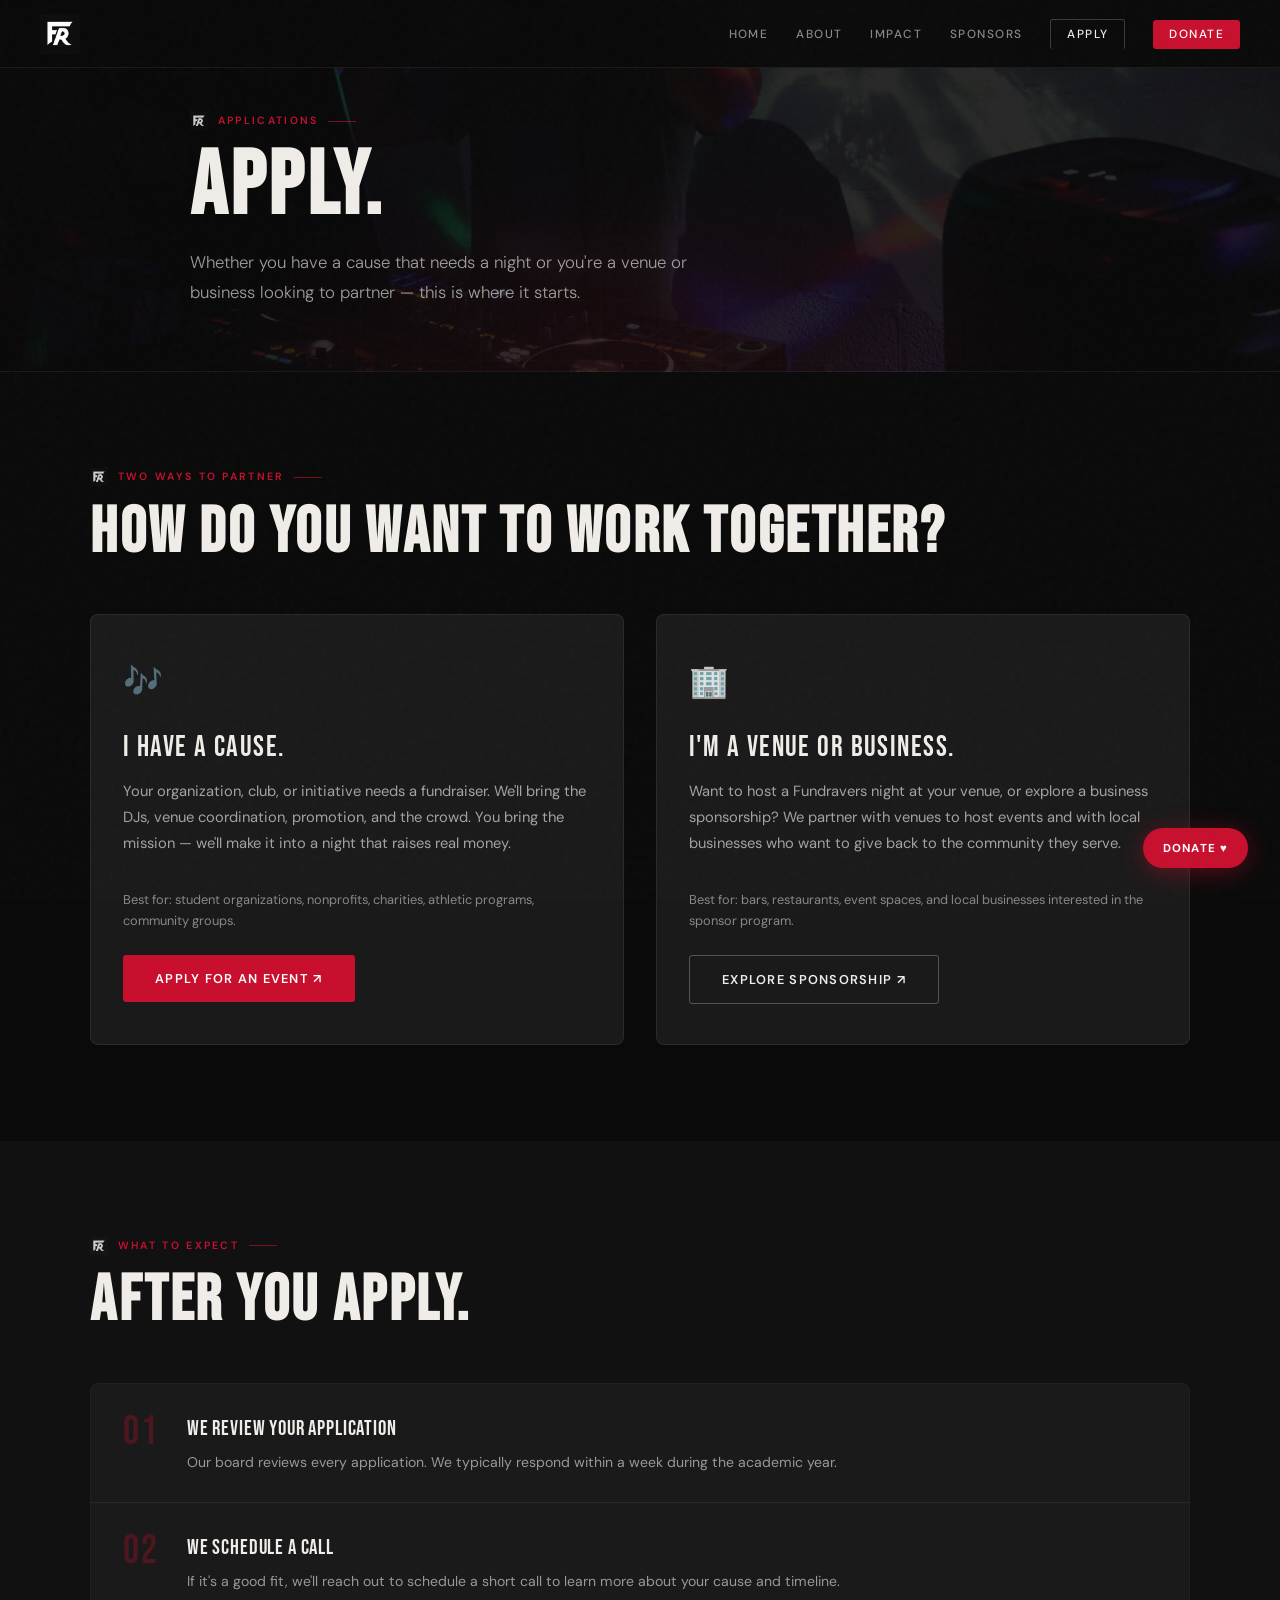
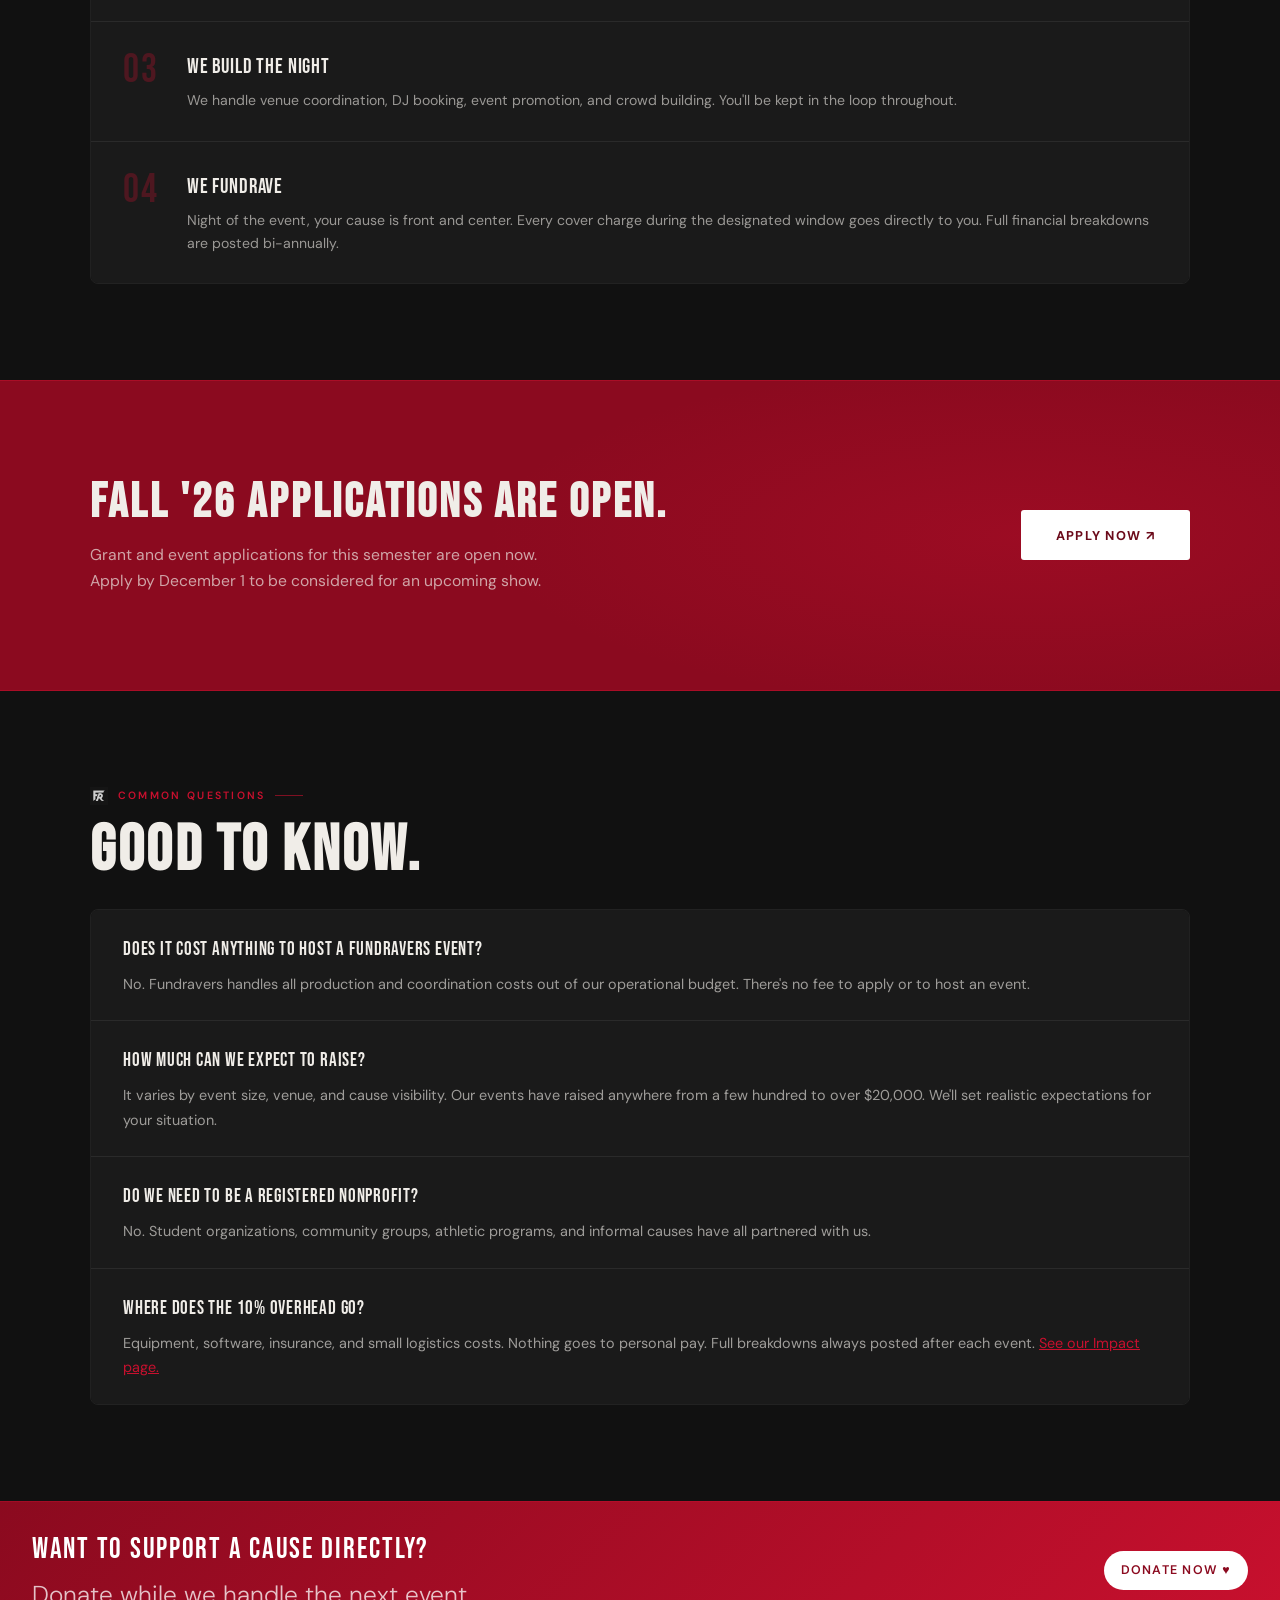
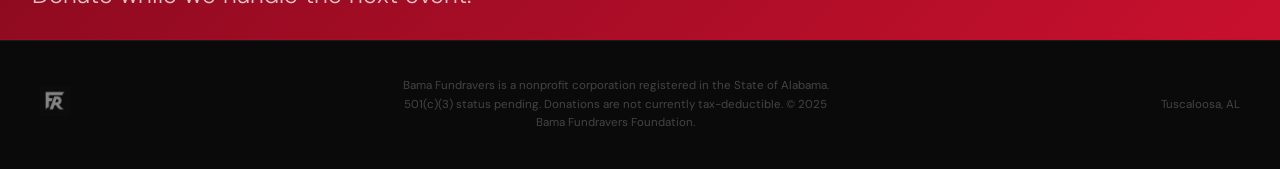
<file: apply.html>
<!DOCTYPE html>
<html lang="en">
<head>
<meta charset="UTF-8"/>
<meta name="viewport" content="width=device-width,initial-scale=1.0"/>
<title>Apply | Bama Fundravers</title>
<link rel="preconnect" href="https://fonts.googleapis.com"/>
<link rel="preconnect" href="https://fonts.gstatic.com" crossorigin/>
<link href="https://fonts.googleapis.com/css2?family=Bebas+Neue&family=DM+Sans:ital,opsz,wght@0,9..40,300;0,9..40,400;0,9..40,500;0,9..40,600;1,9..40,300&display=swap" rel="stylesheet"/>
<style>
*,*::before,*::after{box-sizing:border-box;margin:0;padding:0}
:root{
  --red:#C8102E;--red-dark:#8B0A1F;--gold:#C5A028;--gold-light:#E8C547;
  --bg:#0A0A0A;--bg2:#111;--bg3:#161616;--surface:#1A1A1A;
  --border:rgba(255,255,255,0.07);--border-accent:rgba(200,16,46,0.35);
  --text:#F0EDE8;--muted:#888;--muted2:#444;
  --font-display:'Bebas Neue',sans-serif;--font-body:'DM Sans',sans-serif;
}
html{scroll-behavior:smooth}
body{background:var(--bg);color:var(--text);font-family:var(--font-body);font-size:16px;line-height:1.65;overflow-x:hidden}
body::before{content:'';position:fixed;inset:0;background-image:url("data:image/svg+xml,%3Csvg viewBox='0 0 200 200' xmlns='http://www.w3.org/2000/svg'%3E%3Cfilter id='n'%3E%3CfeTurbulence type='fractalNoise' baseFrequency='0.85' numOctaves='4' stitchTiles='stitch'/%3E%3C/filter%3E%3Crect width='100%25' height='100%25' filter='url(%23n)' opacity='0.035'/%3E%3C/svg%3E");pointer-events:none;z-index:1000;opacity:0.6}

/* NAV */
nav{position:fixed;top:0;width:100%;z-index:900;display:flex;align-items:center;justify-content:space-between;padding:0.85rem 2.5rem;background:rgba(10,10,10,0.93);backdrop-filter:blur(14px);border-bottom:1px solid var(--border)}
.nav-logo img{height:40px;width:auto;display:block;mix-blend-mode:screen}
.nav-links{display:flex;gap:1.75rem;list-style:none;align-items:center}
.nav-links a{font-size:0.74rem;font-weight:500;letter-spacing:0.12em;text-transform:uppercase;color:var(--muted);text-decoration:none;transition:color 0.2s}
.nav-links a:hover,.nav-links a.active{color:var(--text)}
.nav-links a.active{border-bottom:1px solid var(--red);padding-bottom:1px}
.nav-donate{background:var(--red)!important;color:#fff!important;padding:0.4rem 1rem!important;border-radius:3px;border-bottom:none!important}
.nav-donate:hover{background:#a50d24!important}
.nav-apply{border:1px solid rgba(255,255,255,0.2)!important;color:var(--text)!important;padding:0.4rem 1rem!important;border-radius:3px;border-bottom:none!important}
.nav-apply:hover{border-color:rgba(255,255,255,0.5)!important;color:#fff!important}
.hamburger{display:none;flex-direction:column;gap:5px;cursor:pointer;background:none;border:none;padding:4px}
.hamburger span{display:block;width:22px;height:2px;background:var(--text);border-radius:2px}

/* FLOATING DONATE */
.float-donate{position:fixed;bottom:2rem;right:2rem;z-index:800;display:flex;flex-direction:column;align-items:center;gap:0.4rem}
.float-donate a{background:var(--red);color:#fff;font-size:0.72rem;font-weight:700;letter-spacing:0.1em;text-transform:uppercase;text-decoration:none;padding:0.65rem 1.25rem;border-radius:100px;box-shadow:0 4px 24px rgba(200,16,46,0.4);transition:transform 0.15s,background 0.2s;display:block;white-space:nowrap}
.float-donate a:hover{background:#a50d24;transform:translateY(-2px)}

/* HERO: FULL */
.hero-full{min-height:100vh;display:flex;flex-direction:column;align-items:center;justify-content:center;text-align:center;padding:8rem 2rem 5rem;position:relative;overflow:hidden}
.hero-photo{position:absolute;inset:0;background-image:url('assets/hero-photo.jpg');background-size:cover;background-position:center 30%;background-attachment:fixed}
.hero-overlay{position:absolute;inset:0;background:linear-gradient(to bottom,rgba(0,0,0,0.72) 0%,rgba(0,0,0,0.52) 50%,rgba(0,0,0,0.9) 100%)}
.hero-logo-mark{position:relative;margin-bottom:1.25rem}
.hero-logo-mark img{height:80px;width:auto;mix-blend-mode:screen;filter:drop-shadow(0 0 20px rgba(0,0,0,0.8))}
h1.hero-title{font-family:var(--font-display);font-size:clamp(4.5rem,13vw,10rem);letter-spacing:0.03em;line-height:0.92;color:#fff;position:relative;text-shadow:0 2px 40px rgba(0,0,0,0.8)}
h1.hero-title .accent{color:var(--red)}
.hero-sub{font-family:var(--font-display);font-size:clamp(1.2rem,3vw,2rem);letter-spacing:0.22em;color:rgba(240,237,232,0.65);margin-bottom:2rem;position:relative}
.hero-tagline{font-size:1rem;font-weight:300;color:rgba(240,237,232,0.58);max-width:460px;margin:0 auto 2.5rem;position:relative;font-style:italic}
.hero-btns{display:flex;gap:1rem;justify-content:center;flex-wrap:wrap;position:relative}
.hero-scroll{position:absolute;bottom:2.5rem;left:50%;transform:translateX(-50%);display:flex;flex-direction:column;align-items:center;gap:0.5rem;color:rgba(255,255,255,0.28);font-size:0.65rem;letter-spacing:0.18em;text-transform:uppercase}
.scroll-line{width:1px;height:36px;background:linear-gradient(to bottom,rgba(255,255,255,0.28),transparent);animation:scrollPulse 2s ease-in-out infinite}
@keyframes scrollPulse{0%,100%{opacity:0.3}50%{opacity:1}}

/* HERO: INNER */
.hero-inner{padding:7rem 2rem 4rem;position:relative;overflow:hidden;background:var(--bg2);border-bottom:1px solid var(--border)}
.hero-inner-bg{position:absolute;inset:0;background-image:linear-gradient(rgba(255,255,255,0.02) 1px,transparent 1px),linear-gradient(90deg,rgba(255,255,255,0.02) 1px,transparent 1px);background-size:60px 60px;mask-image:radial-gradient(ellipse 80% 100% at 50% 100%,black 0%,transparent 70%)}
.hero-inner-glow{position:absolute;inset:0;background:radial-gradient(ellipse 50% 80% at 50% 100%,rgba(200,16,46,0.08),transparent 70%)}
.hero-inner-content{max-width:900px;margin:0 auto;position:relative}
.hero-inner h1{font-family:var(--font-display);font-size:clamp(3rem,7vw,6rem);letter-spacing:0.04em;line-height:1;margin-bottom:1rem}
.hero-inner p{font-size:1.05rem;font-weight:300;color:rgba(240,237,232,0.65);max-width:560px;line-height:1.75}

/* BUTTONS */
.btn-primary{background:var(--red);color:#fff;padding:0.8rem 2rem;border-radius:3px;font-size:0.8rem;font-weight:600;letter-spacing:0.1em;text-transform:uppercase;text-decoration:none;transition:background 0.2s,transform 0.15s;display:inline-block}
.btn-primary:hover{background:#a50d24;transform:translateY(-1px)}
.btn-outline{background:transparent;color:var(--text);padding:0.8rem 2rem;border:1px solid rgba(255,255,255,0.25);border-radius:3px;font-size:0.8rem;font-weight:600;letter-spacing:0.1em;text-transform:uppercase;text-decoration:none;transition:border-color 0.2s,transform 0.15s;display:inline-block}
.btn-outline:hover{border-color:rgba(255,255,255,0.55);transform:translateY(-1px)}
.btn-white{background:#fff;color:#6b0a1a;padding:0.9rem 2.2rem;border-radius:3px;font-size:0.8rem;font-weight:700;letter-spacing:0.1em;text-transform:uppercase;text-decoration:none;transition:transform 0.15s,background 0.2s;display:inline-block}
.btn-white:hover{background:#f0ede8;transform:translateY(-1px)}
.btn-gold{background:var(--gold);color:#1a0a00;padding:0.8rem 2rem;border-radius:3px;font-size:0.8rem;font-weight:700;letter-spacing:0.1em;text-transform:uppercase;text-decoration:none;transition:background 0.2s,transform 0.15s;display:inline-block}
.btn-gold:hover{background:var(--gold-light);transform:translateY(-1px)}

/* STATS */
.stats-bar{background:var(--bg2);border-top:1px solid var(--border);border-bottom:1px solid var(--border);padding:2.5rem 2rem}
.stats-grid{max-width:1000px;margin:0 auto;display:grid;grid-template-columns:repeat(4,1fr)}
.stat-item{text-align:center;padding:1.5rem 1rem;border-right:1px solid var(--border)}
.stat-item:last-child{border-right:none}
.stat-num{font-family:var(--font-display);font-size:clamp(2.2rem,4vw,3.4rem);letter-spacing:0.04em;color:var(--red);line-height:1;margin-bottom:0.3rem}
.stat-label{font-size:0.72rem;font-weight:500;letter-spacing:0.12em;text-transform:uppercase;color:var(--muted)}

/* DONATE STRIP */
.donate-strip{background:linear-gradient(135deg,var(--red-dark,#8B0A1F),var(--red));padding:1.5rem 2rem;display:flex;align-items:center;justify-content:space-between;gap:1.5rem;flex-wrap:wrap;border-top:1px solid rgba(200,16,46,0.3);border-bottom:1px solid rgba(200,16,46,0.3)}
.donate-strip-text{font-family:var(--font-display);font-size:clamp(1.2rem,3vw,1.8rem);letter-spacing:0.06em;color:#fff}
.donate-strip-text span{opacity:0.75;font-size:0.85em;font-family:var(--font-body);font-weight:300;letter-spacing:0;display:block;margin-top:0.1rem}
.donate-strip-btns{display:flex;gap:0.75rem;flex-wrap:wrap;align-items:center}
.donate-pill{background:rgba(255,255,255,0.15);border:1px solid rgba(255,255,255,0.3);color:#fff;font-size:0.78rem;font-weight:600;letter-spacing:0.1em;text-transform:uppercase;padding:0.5rem 1rem;border-radius:100px;text-decoration:none;transition:background 0.2s}
.donate-pill:hover{background:rgba(255,255,255,0.28)}
.donate-pill.solid{background:#fff;color:var(--red-dark,#8B0A1F)}
.donate-pill.solid:hover{background:#f0ede8}

/* SECTIONS */
section{padding:6rem 2rem}
.section-inner{max-width:1100px;margin:0 auto}
.section-eyebrow{font-size:0.66rem;font-weight:600;letter-spacing:0.22em;text-transform:uppercase;color:var(--red);margin-bottom:0.8rem;display:flex;align-items:center;gap:0.6rem}
.section-eyebrow::after{content:'';display:block;height:1px;width:28px;background:var(--red);opacity:0.6}
.section-eyebrow img{height:18px;width:auto;mix-blend-mode:screen;opacity:0.8}
.section-title{font-family:var(--font-display);font-size:clamp(2.4rem,5vw,4rem);letter-spacing:0.04em;line-height:1.05;margin-bottom:1.5rem}
.section-body{font-size:1.02rem;font-weight:300;color:rgba(240,237,232,0.78);line-height:1.8;max-width:680px}

/* STORY */
.story-grid{display:grid;grid-template-columns:1fr 1fr;gap:5rem;align-items:start}
.story-right{display:flex;flex-direction:column;gap:1.75rem}
.story-block{padding:1.4rem;border-left:2px solid var(--red);background:var(--surface);border-radius:0 6px 6px 0}
.story-block-title{font-size:0.68rem;font-weight:600;letter-spacing:0.18em;text-transform:uppercase;color:var(--red);margin-bottom:0.45rem}
.story-block p{font-size:0.92rem;color:rgba(240,237,232,0.72);line-height:1.65}
.story-quote{font-family:var(--font-display);font-size:clamp(1.15rem,2.5vw,1.55rem);letter-spacing:0.05em;line-height:1.3;color:var(--text);padding:1.75rem;border:1px solid var(--border-accent);border-radius:6px;background:rgba(200,16,46,0.04)}
.story-quote em{color:var(--red);font-style:normal}

/* DONATE SECTION */
.donate-grid{display:grid;grid-template-columns:repeat(3,1fr);gap:1.5rem;margin-top:3rem}
.donate-card{background:var(--surface);border:1px solid var(--border);border-radius:8px;padding:2rem 1.75rem;transition:border-color 0.25s}
.donate-card:hover{border-color:var(--border-accent)}
.donate-icon{width:44px;height:44px;border-radius:8px;background:rgba(200,16,46,0.12);display:flex;align-items:center;justify-content:center;margin-bottom:1.2rem;font-size:1.4rem}
.donate-method{font-family:var(--font-display);font-size:1.6rem;letter-spacing:0.06em;margin-bottom:0.4rem}
.donate-handle{font-size:0.98rem;color:var(--red);font-weight:500;margin-bottom:0.9rem;word-break:break-all}
.donate-note{font-size:0.8rem;color:rgba(240,237,232,0.43);line-height:1.55}
.donate-disclaimer{margin-top:2.25rem;padding:1.2rem 1.4rem;border:1px solid rgba(197,160,40,0.22);border-radius:6px;background:rgba(197,160,40,0.04);font-size:0.8rem;color:rgba(240,237,232,0.52);line-height:1.6}
.donate-disclaimer strong{color:#E8C547}

/* HOW IT WORKS */
.how-steps{display:grid;grid-template-columns:repeat(3,1fr);margin-top:3rem;border:1px solid var(--border);border-radius:8px;overflow:hidden}
.how-step{background:var(--surface);padding:2.5rem 2rem;position:relative}
.how-step:not(:last-child){border-right:1px solid var(--border)}
.step-num{font-family:var(--font-display);font-size:5rem;line-height:1;color:rgba(200,16,46,0.1);position:absolute;top:1rem;right:1.5rem}
.step-title{font-family:var(--font-display);font-size:1.6rem;letter-spacing:0.05em;margin-bottom:0.65rem;position:relative}
.step-body{font-size:0.9rem;color:rgba(240,237,232,0.62);line-height:1.7;position:relative}

/* PARALLAX */
.parallax-break{min-height:420px;position:relative;overflow:hidden;display:flex;flex-direction:column;align-items:center;justify-content:center;padding:4rem 2rem}
.parallax-bg{position:absolute;inset:-60px;background-size:cover;background-position:center 40%;background-attachment:fixed}
.parallax-overlay{position:absolute;inset:0;background:rgba(0,0,0,0.68)}
.parallax-content{position:relative;z-index:2;width:100%;max-width:1100px}
.parallax-content h2{font-family:var(--font-display);font-size:clamp(2rem,5vw,4rem);letter-spacing:0.06em;text-align:center;margin-bottom:0.5rem}
.parallax-content .sub{font-size:1rem;font-weight:300;color:rgba(240,237,232,0.6);text-align:center;font-style:italic;margin-bottom:3rem}

/* TESTIMONIALS */
.testi-grid{display:grid;grid-template-columns:repeat(2,1fr);gap:1.5rem}
.testi-card{background:rgba(20,20,20,0.92);border:1px solid var(--border);border-radius:8px;padding:2rem 1.75rem;display:flex;flex-direction:column;gap:1.2rem;backdrop-filter:blur(8px)}
.testi-quote{font-size:0.95rem;font-weight:300;color:rgba(240,237,232,0.85);line-height:1.78;font-style:italic}
.testi-quote::before{content:'\201C';font-family:var(--font-display);font-size:2.5rem;line-height:0.5;color:var(--red);opacity:0.6;display:block;margin-bottom:0.75rem}
.testi-author{font-size:0.74rem;font-weight:600;letter-spacing:0.1em;text-transform:uppercase;color:var(--muted);border-top:1px solid var(--border);padding-top:1rem}
.testi-author span{color:var(--red)}

/* HONOR ROLL FEATURE */
.honor-feature{background:linear-gradient(135deg,rgba(197,160,40,0.06),rgba(200,16,46,0.04));border:1px solid rgba(197,160,40,0.3);border-radius:12px;padding:3rem;margin-top:1rem;position:relative;overflow:hidden}
.honor-feature::before{content:'';position:absolute;top:-40px;right:-40px;width:200px;height:200px;background:url('assets/fr-logo.png') center/contain no-repeat;mix-blend-mode:screen;opacity:0.04}
.honor-crown{font-size:2rem;margin-bottom:0.5rem}
.honor-feature-title{font-family:var(--font-display);font-size:clamp(2rem,4vw,3.2rem);letter-spacing:0.06em;color:var(--gold-light,#E8C547);margin-bottom:0.35rem}
.honor-feature-sub{font-size:0.82rem;color:rgba(240,237,232,0.5);margin-bottom:2rem;font-style:italic}
.honor-entry{display:flex;align-items:center;justify-content:space-between;padding:1rem 0;border-bottom:1px solid rgba(197,160,40,0.15);gap:1rem;flex-wrap:wrap}
.honor-entry:last-child{border-bottom:none}
.honor-name{font-weight:500;font-size:1rem}
.honor-desc{font-size:0.8rem;color:var(--muted);margin-top:0.15rem}
.honor-right{display:flex;align-items:center;gap:0.75rem;flex-shrink:0}
.honor-amount{font-family:var(--font-display);font-size:1.5rem;letter-spacing:0.04em;color:var(--gold-light,#E8C547)}
.honor-tier{font-size:0.62rem;font-weight:700;letter-spacing:0.12em;text-transform:uppercase;background:rgba(197,160,40,0.15);color:var(--gold-light,#E8C547);padding:0.25rem 0.6rem;border-radius:3px;border:1px solid rgba(197,160,40,0.25)}
.honor-cta{margin-top:2rem;display:flex;align-items:center;justify-content:space-between;flex-wrap:wrap;gap:1rem}
.honor-cta p{font-size:0.85rem;color:rgba(240,237,232,0.5)}

/* MASCOT SECTION */
.mascot-section{background:var(--bg3);border-top:1px solid var(--border);padding:4rem 2rem;display:flex;flex-direction:column;align-items:center;gap:1.5rem;text-align:center;position:relative;overflow:hidden}
.mascot-section::before{content:'';position:absolute;left:-5%;top:-20%;width:110%;height:140%;background:url('assets/mascot-white.png') center/contain no-repeat;opacity:0.03;pointer-events:none}
.mascot-section img{height:160px;width:auto;opacity:0.9;position:relative}
.mascot-tagline{font-family:var(--font-display);font-size:clamp(1.6rem,3vw,2.5rem);letter-spacing:0.1em;color:var(--muted);max-width:500px;line-height:1.2;position:relative}
.mascot-tagline em{color:var(--red);font-style:normal}

/* APPLY BAND */
.apply-band{background:var(--red-dark,#8B0A1F);border-top:1px solid rgba(200,16,46,0.5);border-bottom:1px solid rgba(200,16,46,0.5);position:relative;overflow:hidden}
.apply-band::before{content:'';position:absolute;inset:0;background:radial-gradient(ellipse 60% 80% at 80% 50%,rgba(200,16,46,0.28),transparent 70%);pointer-events:none}
.apply-band .section-inner{display:flex;align-items:center;justify-content:space-between;gap:2rem;flex-wrap:wrap;position:relative}
.apply-band h2{font-family:var(--font-display);font-size:clamp(1.8rem,4vw,3rem);letter-spacing:0.06em;line-height:1.1;margin-bottom:0.75rem}
.apply-band p{font-size:0.98rem;color:rgba(240,237,232,0.68);max-width:480px;line-height:1.65}

/* CONTACT */
.contact-grid{display:grid;grid-template-columns:1fr 1fr;gap:5rem;margin-top:3rem}
.contact-items{display:flex;flex-direction:column;gap:1.75rem}
.contact-item{display:flex;flex-direction:column;gap:0.25rem}
.contact-label{font-size:0.66rem;font-weight:600;letter-spacing:0.2em;text-transform:uppercase;color:var(--muted);margin-bottom:0.15rem}
.contact-value{font-size:1.02rem;color:var(--text);text-decoration:none;transition:color 0.2s}
.contact-value:hover{color:var(--red)}
.contact-cta p{font-size:0.98rem;font-weight:300;color:rgba(240,237,232,0.62);line-height:1.78;margin-bottom:2rem}
.social-links{display:flex;gap:1rem;flex-wrap:wrap}
.social-link{display:inline-flex;align-items:center;background:var(--surface);border:1px solid var(--border);color:var(--text);font-size:0.78rem;font-weight:500;letter-spacing:0.08em;padding:0.5rem 1.1rem;border-radius:3px;text-decoration:none;transition:border-color 0.2s}
.social-link:hover{border-color:rgba(255,255,255,0.28)}

/* FOOTER */
footer{background:var(--bg);border-top:1px solid var(--border);padding:2.25rem 2.5rem;display:flex;align-items:center;justify-content:space-between;flex-wrap:wrap;gap:1rem}
.footer-logo img{height:30px;width:auto;mix-blend-mode:screen;opacity:0.5}
.footer-legal{font-size:0.72rem;color:var(--muted2);line-height:1.6;text-align:center;max-width:440px}
.footer-right{font-size:0.72rem;color:var(--muted2)}

/* ARTISTS (about page) */
.artist-card{background:var(--surface);border:1px solid var(--border);border-radius:8px;overflow:hidden;transition:border-color .25s,transform .25s;display:flex;flex-direction:row}
.artist-card:hover{border-color:var(--border-accent);transform:translateY(-3px)}
.artist-photo{width:180px;min-width:180px;aspect-ratio:auto;position:relative;overflow:hidden;flex-shrink:0}
.artist-photo img{width:100%;height:100%;object-fit:cover;object-position:top}
.artist-info{padding:1.4rem}
.artist-name{font-family:var(--font-display);font-size:1.5rem;letter-spacing:0.06em;margin-bottom:0.15rem}
.artist-role{font-size:0.68rem;font-weight:600;color:var(--muted);letter-spacing:0.12em;text-transform:uppercase;margin-bottom:0.25rem}
.artist-genre{font-size:0.7rem;font-weight:500;color:var(--red);letter-spacing:0.1em;text-transform:uppercase;margin-bottom:0.85rem;line-height:1.5}
.artist-bio{font-size:0.88rem;color:rgba(240,237,232,0.62);line-height:1.7}

/* BOARD */
.board-grid{display:grid;grid-template-columns:repeat(5,1fr);gap:1rem;margin-top:3rem}
.board-card{background:var(--surface);border:1px solid var(--border);border-radius:8px;padding:1.25rem 1rem;text-align:center;transition:border-color .25s}
.board-card:hover{border-color:var(--border-accent)}
.board-photo{width:72px;height:72px;border-radius:50%;margin:0 auto 0.9rem;overflow:hidden;border:2px solid var(--border-accent);background:var(--bg2)}
.board-photo img{width:100%;height:100%;object-fit:cover;object-position:top}
.board-photo-init{width:72px;height:72px;border-radius:50%;margin:0 auto 0.9rem;display:flex;align-items:center;justify-content:center;font-family:var(--font-display);font-size:1.4rem;color:var(--red);background:var(--bg2);border:2px solid var(--border-accent)}
.board-name{font-family:var(--font-display);font-size:1.05rem;letter-spacing:0.04em;margin-bottom:0.2rem;line-height:1.2}
.board-role{font-size:0.64rem;font-weight:600;color:var(--red);letter-spacing:0.1em;text-transform:uppercase;margin-bottom:0.5rem}
.board-degree{font-size:0.72rem;color:rgba(240,237,232,0.42);line-height:1.5}

/* CAMPAIGNS */
.campaign-grid{display:grid;grid-template-columns:repeat(3,1fr);gap:1.25rem;margin-top:3rem}
.campaign-card{background:var(--surface);border:1px solid var(--border);border-radius:8px;padding:1.6rem 1.5rem;transition:border-color .25s}
.campaign-card:hover{border-color:var(--border-accent)}
.campaign-amt{font-family:var(--font-display);font-size:2.2rem;letter-spacing:0.04em;color:var(--red);line-height:1;margin-bottom:0.35rem}
.campaign-org{font-size:.95rem;font-weight:500;color:var(--text);margin-bottom:.2rem}
.campaign-uni{font-size:.62rem;font-weight:600;letter-spacing:.1em;text-transform:uppercase;color:var(--muted2);margin-bottom:.65rem}
.campaign-desc{font-size:.82rem;color:rgba(240,237,232,.55);line-height:1.6}

/* OVERHEAD */
.overhead-compare{display:grid;grid-template-columns:1fr 1fr 1fr;gap:1.25rem;margin-top:3rem}
.overhead-bar-wrap{background:var(--surface);border:1px solid var(--border);border-radius:8px;padding:1.75rem 1.5rem}
.overhead-label{font-size:.72rem;font-weight:600;letter-spacing:.12em;text-transform:uppercase;color:var(--muted);margin-bottom:1rem}
.overhead-org{font-family:var(--font-display);font-size:1.4rem;letter-spacing:.04em;margin-bottom:.5rem}
.overhead-bar-bg{height:12px;background:rgba(255,255,255,.06);border-radius:100px;margin-bottom:.5rem}
.overhead-bar-fill{height:100%;border-radius:100px;background:var(--red)}
.overhead-pct{font-family:var(--font-display);font-size:2rem;letter-spacing:.04em;color:var(--red)}
.overhead-note{font-size:.78rem;color:rgba(240,237,232,.45);margin-top:.4rem;line-height:1.5}

/* CAUSES */
.causes-grid{display:grid;grid-template-columns:repeat(3,1fr);gap:0.9rem;margin-top:1rem}
.cause-chip{background:var(--surface);border:1px solid var(--border);border-radius:6px;padding:1rem 1.2rem;font-size:0.84rem;color:rgba(240,237,232,0.78);line-height:1.4;display:flex;align-items:flex-start;gap:0.6rem}
.cause-dot{width:6px;height:6px;border-radius:50%;background:var(--red);margin-top:0.45em;flex-shrink:0}
.cause-uni{font-size:.62rem;letter-spacing:.1em;text-transform:uppercase;color:var(--muted2);display:block;margin-top:.2rem}
.uni-badges{display:flex;gap:.8rem;flex-wrap:wrap;margin-top:1.75rem}
.uni-badge{background:rgba(200,16,46,0.1);border:1px solid var(--border-accent);color:rgba(240,237,232,0.82);font-size:.74rem;font-weight:600;letter-spacing:.1em;text-transform:uppercase;padding:.4rem .9rem;border-radius:3px}

/* TIERS */
.tier-grid{display:grid;grid-template-columns:repeat(3,1fr);gap:1.5rem;margin-top:3rem}
.tier-card{background:var(--surface);border:1px solid var(--border);border-radius:8px;padding:2.25rem 2rem;position:relative;transition:border-color .25s}
.tier-card.featured{border:2px solid var(--red)}
.tier-badge{position:absolute;top:-13px;left:50%;transform:translateX(-50%);background:var(--red);color:#fff;font-size:.65rem;font-weight:700;letter-spacing:.14em;text-transform:uppercase;padding:.3rem .9rem;border-radius:3px;white-space:nowrap}
.tier-name{font-family:var(--font-display);font-size:2rem;letter-spacing:.06em;margin-bottom:.25rem}
.tier-range{font-size:.82rem;color:var(--red);font-weight:600;letter-spacing:.08em;margin-bottom:1.5rem}
.tier-perks{list-style:none;display:flex;flex-direction:column;gap:.65rem;margin-bottom:1.75rem}
.tier-perks li{font-size:.88rem;color:rgba(240,237,232,.72);line-height:1.5;display:flex;gap:.6rem}
.tier-perks li::before{content:'✓';color:var(--red);font-weight:700;flex-shrink:0}
.tier-perks li.honor{color:rgba(240,237,232,.9);font-weight:500}

/* FORM */
.form-card{background:var(--surface);border:1px solid var(--border);border-radius:8px;padding:2.5rem}
.form-row{display:grid;grid-template-columns:1fr 1fr;gap:1.25rem;margin-bottom:1.25rem}
.form-group{display:flex;flex-direction:column;gap:0.4rem;margin-bottom:1.25rem}
.form-group label{font-size:.7rem;font-weight:600;letter-spacing:.14em;text-transform:uppercase;color:var(--muted)}
.form-group input,.form-group select,.form-group textarea{background:var(--bg2);border:1px solid rgba(255,255,255,0.1);border-radius:4px;padding:.7rem .9rem;color:var(--text);font-family:var(--font-body);font-size:.95rem;transition:border-color .2s;width:100%}
.form-group input:focus,.form-group select:focus,.form-group textarea:focus{outline:none;border-color:var(--red)}
.form-group select option{background:var(--bg2)}
.form-group textarea{resize:vertical;min-height:120px}

/* WHY CARDS */
.why-grid{display:grid;grid-template-columns:repeat(3,1fr);gap:1.25rem;margin-top:3rem}
.why-card{background:var(--surface);border:1px solid var(--border);border-radius:8px;padding:1.75rem 1.5rem}
.why-num{font-family:var(--font-display);font-size:2.8rem;letter-spacing:.04em;color:var(--red);line-height:1;margin-bottom:.4rem}
.why-label{font-size:.72rem;font-weight:600;letter-spacing:.12em;text-transform:uppercase;color:var(--muted);margin-bottom:.6rem}
.why-desc{font-size:.88rem;color:rgba(240,237,232,.6);line-height:1.65}

/* TRACK */
.track-grid{display:grid;grid-template-columns:1fr 1fr;gap:2rem;margin-top:3rem}
.track-card{background:var(--surface);border:1px solid var(--border);border-radius:8px;padding:2.5rem 2rem;transition:border-color .25s}
.track-card:hover{border-color:var(--border-accent)}
.track-icon{font-size:2rem;margin-bottom:1rem}
.track-title{font-family:var(--font-display);font-size:1.8rem;letter-spacing:.05em;margin-bottom:.5rem}
.track-desc{font-size:.92rem;color:rgba(240,237,232,.65);line-height:1.75;margin-bottom:2rem}

/* PROCESS */
.process-steps{display:flex;flex-direction:column;gap:0;margin-top:3rem;border:1px solid var(--border);border-radius:8px;overflow:hidden}
.process-step{background:var(--surface);padding:1.75rem 2rem;display:flex;gap:1.5rem;align-items:flex-start;border-bottom:1px solid var(--border)}
.process-step:last-child{border-bottom:none}
.pstep-num{font-family:var(--font-display);font-size:2.5rem;letter-spacing:.04em;color:rgba(200,16,46,.3);line-height:1;flex-shrink:0;width:2.5rem}
.pstep-title{font-family:var(--font-display);font-size:1.3rem;letter-spacing:.04em;margin-bottom:.3rem}
.pstep-body{font-size:.88rem;color:rgba(240,237,232,.6);line-height:1.65}

/* MOBILE */
@media(max-width:900px){
  nav{padding:.9rem 1.5rem}
  .nav-links{display:none;flex-direction:column;position:absolute;top:100%;left:0;width:100%;background:rgba(10,10,10,0.98);padding:1.5rem;gap:1.25rem;border-bottom:1px solid var(--border)}
  .nav-links.open{display:flex}
  .hamburger{display:flex}
  .stats-grid{grid-template-columns:repeat(2,1fr)}
  .stat-item{border-right:none;border-bottom:1px solid var(--border)}
  .stat-item:nth-child(odd){border-right:1px solid var(--border)}
  .stat-item:nth-last-child(-n+2){border-bottom:none}
  .story-grid{grid-template-columns:1fr;gap:3rem}
  .how-steps{grid-template-columns:1fr}
  .how-step:not(:last-child){border-right:none;border-bottom:1px solid var(--border)}
  .testi-grid{grid-template-columns:1fr}
  .causes-grid{grid-template-columns:repeat(2,1fr)}
  .donate-grid{grid-template-columns:1fr}
  .contact-grid{grid-template-columns:1fr;gap:3rem}
  .apply-band .section-inner{flex-direction:column}
  .donate-strip{flex-direction:column;text-align:center}
  .hero-photo,.parallax-bg{background-attachment:scroll}
  .form-row{grid-template-columns:1fr}
  footer{flex-direction:column;text-align:center}
  .board-grid{grid-template-columns:repeat(3,1fr)}
  .overhead-compare{grid-template-columns:1fr}
  .campaign-grid{grid-template-columns:repeat(2,1fr)}
  .tier-grid{grid-template-columns:1fr}
  .why-grid{grid-template-columns:repeat(2,1fr)}
  .track-grid{grid-template-columns:1fr}
  .float-donate{bottom:1rem;right:1rem}
  .artist-card{flex-direction:column}
  .artist-photo{width:100%;min-width:unset;height:200px}
}
@media(max-width:550px){
  .causes-grid{grid-template-columns:1fr}
  .board-grid{grid-template-columns:repeat(2,1fr)}
  .campaign-grid{grid-template-columns:1fr}
  .why-grid{grid-template-columns:1fr}
}

/* === NAV SCROLL HIDE === */
nav { opacity: 0; transform: translateY(-6px); transition: opacity 0.3s, transform 0.3s; }
nav.nav-visible { opacity: 1; transform: translateY(0); }
</style>
</head>
<body>
<nav>
  <a class="nav-logo" href="index.html"><img src="assets/fr-logo.png" alt="Fundravers"/></a>
  <ul class="nav-links" id="navLinks">
    <li><a href="index.html" >Home</a></li>
    <li><a href="about.html" >About</a></li>
    <li><a href="impact.html" >Impact</a></li>
    <li><a href="sponsors.html" >Sponsors</a></li>
    <li><a href="apply.html" class="nav-apply">Apply</a></li>
    <li><a href="donate.html" class="nav-donate">Donate</a></li>
  </ul>
  <button class="hamburger" id="hamburger" aria-label="Menu"><span></span><span></span><span></span></button>
</nav>
<!-- Floating donate -->
<div class="float-donate"><a href="donate.html">Donate &#9829;</a></div>
<div class="hero-inner" style="background:linear-gradient(rgba(10,10,10,0.88),rgba(10,10,10,0.88)),url('assets/bg-colorful-dj.jpg') center/cover">
  <div class="hero-inner-bg"></div>
  <div class="hero-inner-glow"></div>
  <div class="hero-inner-content">
    <div class="section-eyebrow"><img src="assets/fr-logo.png" alt=""/>Applications</div>
    <h1>Apply.</h1>
    <p>Whether you have a cause that needs a night or you're a venue or business looking to partner — this is where it starts.</p>
  </div>
</div>

<section style="padding:6rem 2rem;">
  <div class="section-inner">
    <div class="section-eyebrow"><img src="assets/fr-logo.png" alt=""/>Two Ways to Partner</div>
    <h2 class="section-title">How do you want to work together?</h2>
    <div class="track-grid">
      <div class="track-card">
        <div class="track-icon">&#127926;</div>
        <div class="track-title">I have a cause.</div>
        <p class="track-desc">Your organization, club, or initiative needs a fundraiser. We'll bring the DJs, venue coordination, promotion, and the crowd. You bring the mission — we'll make it into a night that raises real money.</p>
        <p style="font-size:.8rem;color:var(--muted);margin-bottom:1.5rem">Best for: student organizations, nonprofits, charities, athletic programs, community groups.</p>
        <a href="https://forms.gle/p5uZik6oJ9Xy97ub9" target="_blank" rel="noopener" class="btn-primary">Apply for an Event &#8599;</a>
      </div>
      <div class="track-card">
        <div class="track-icon">&#127970;</div>
        <div class="track-title">I'm a venue or business.</div>
        <p class="track-desc">Want to host a Fundravers night at your venue, or explore a business sponsorship? We partner with venues to host events and with local businesses who want to give back to the community they serve.</p>
        <p style="font-size:.8rem;color:var(--muted);margin-bottom:1.5rem">Best for: bars, restaurants, event spaces, and local businesses interested in the sponsor program.</p>
        <a href="sponsors.html#sponsor-form" class="btn-outline">Explore Sponsorship &#8599;</a>
      </div>
    </div>
  </div>
</section>

<section style="background:var(--bg2);padding:6rem 2rem;">
  <div class="section-inner">
    <div class="section-eyebrow"><img src="assets/fr-logo.png" alt=""/>What to Expect</div>
    <h2 class="section-title">After you apply.</h2>
    <div class="process-steps">
      <div class="process-step"><div class="pstep-num">01</div><div><div class="pstep-title">We Review Your Application</div><p class="pstep-body">Our board reviews every application. We typically respond within a week during the academic year.</p></div></div>
      <div class="process-step"><div class="pstep-num">02</div><div><div class="pstep-title">We Schedule a Call</div><p class="pstep-body">If it's a good fit, we'll reach out to schedule a short call to learn more about your cause and timeline.</p></div></div>
      <div class="process-step"><div class="pstep-num">03</div><div><div class="pstep-title">We Build the Night</div><p class="pstep-body">We handle venue coordination, DJ booking, event promotion, and crowd building. You'll be kept in the loop throughout.</p></div></div>
      <div class="process-step"><div class="pstep-num">04</div><div><div class="pstep-title">We Fundrave</div><p class="pstep-body">Night of the event, your cause is front and center. Every cover charge during the designated window goes directly to you. Full financial breakdowns are posted bi-annually.</p></div></div>
    </div>
  </div>
</section>

<section class="apply-band">
  <div class="section-inner">
    <div><h2>Fall '26 Applications Are Open.</h2><p>Grant and event applications for this semester are open now. Apply by December 1 to be considered for an upcoming show.</p></div>
    <a href="https://forms.gle/p5uZik6oJ9Xy97ub9" target="_blank" rel="noopener" class="btn-white">Apply Now &#8599;</a>
  </div>
</section>

<section style="background:var(--bg2);padding:6rem 2rem;">
  <div class="section-inner">
    <div class="section-eyebrow"><img src="assets/fr-logo.png" alt=""/>Common Questions</div>
    <h2 class="section-title">Good to know.</h2>
    <div style="display:flex;flex-direction:column;gap:0;border:1px solid var(--border);border-radius:8px;overflow:hidden;margin-top:1rem">
      <div style="padding:1.5rem 2rem;border-bottom:1px solid var(--border);background:var(--surface)"><div style="font-family:var(--font-display);font-size:1.2rem;letter-spacing:.04em;margin-bottom:.4rem">Does it cost anything to host a Fundravers event?</div><p style="font-size:.9rem;color:rgba(240,237,232,.62);line-height:1.7">No. Fundravers handles all production and coordination costs out of our operational budget. There's no fee to apply or to host an event.</p></div>
      <div style="padding:1.5rem 2rem;border-bottom:1px solid var(--border);background:var(--surface)"><div style="font-family:var(--font-display);font-size:1.2rem;letter-spacing:.04em;margin-bottom:.4rem">How much can we expect to raise?</div><p style="font-size:.9rem;color:rgba(240,237,232,.62);line-height:1.7">It varies by event size, venue, and cause visibility. Our events have raised anywhere from a few hundred to over $20,000. We'll set realistic expectations for your situation.</p></div>
      <div style="padding:1.5rem 2rem;border-bottom:1px solid var(--border);background:var(--surface)"><div style="font-family:var(--font-display);font-size:1.2rem;letter-spacing:.04em;margin-bottom:.4rem">Do we need to be a registered nonprofit?</div><p style="font-size:.9rem;color:rgba(240,237,232,.62);line-height:1.7">No. Student organizations, community groups, athletic programs, and informal causes have all partnered with us.</p></div>
      <div style="padding:1.5rem 2rem;background:var(--surface)"><div style="font-family:var(--font-display);font-size:1.2rem;letter-spacing:.04em;margin-bottom:.4rem">Where does the 10% overhead go?</div><p style="font-size:.9rem;color:rgba(240,237,232,.62);line-height:1.7">Equipment, software, insurance, and small logistics costs. Nothing goes to personal pay. Full breakdowns always posted after each event. <a href="impact.html" style="color:var(--red)">See our Impact page.</a></p></div>
    </div>
  </div>
</section>

<div class="donate-strip">
  <div class="donate-strip-text">Want to support a cause directly?<span>Donate while we handle the next event.</span></div>
  <div class="donate-strip-btns"><a href="index.html#donate" class="donate-pill solid">Donate Now &#9829;</a></div>
</div>

</div>
<footer>
  <a class="footer-logo" href="index.html"><img src="assets/fr-logo.png" alt="Fundravers"/></a>
  <div class="footer-legal">Bama Fundravers is a nonprofit corporation registered in the State of Alabama. 501(c)(3) status pending. Donations are not currently tax-deductible. &copy; 2025 Bama Fundravers Foundation.</div>
  <div class="footer-right">Tuscaloosa, AL</div>
</footer>

<script>
  const _h=document.getElementById('hamburger'),_n=document.getElementById('navLinks');
  _h.addEventListener('click',()=>_n.classList.toggle('open'));
  _n.querySelectorAll('a').forEach(a=>a.addEventListener('click',()=>_n.classList.remove('open')));
  // Visible at top; hides when scrolled down; reappears when scrolling up
  const _nav=document.querySelector('nav');
  let _lastY=0;
  function _chkScroll(){
    const y=window.scrollY;
    if(y<50){_nav.classList.add('nav-visible');}
    else if(y<_lastY){_nav.classList.add('nav-visible');}
    else{_nav.classList.remove('nav-visible');}
    _lastY=y;
  }
  window.addEventListener('scroll',_chkScroll,{passive:true});
  _chkScroll();
</script>

</body></html>
</file>
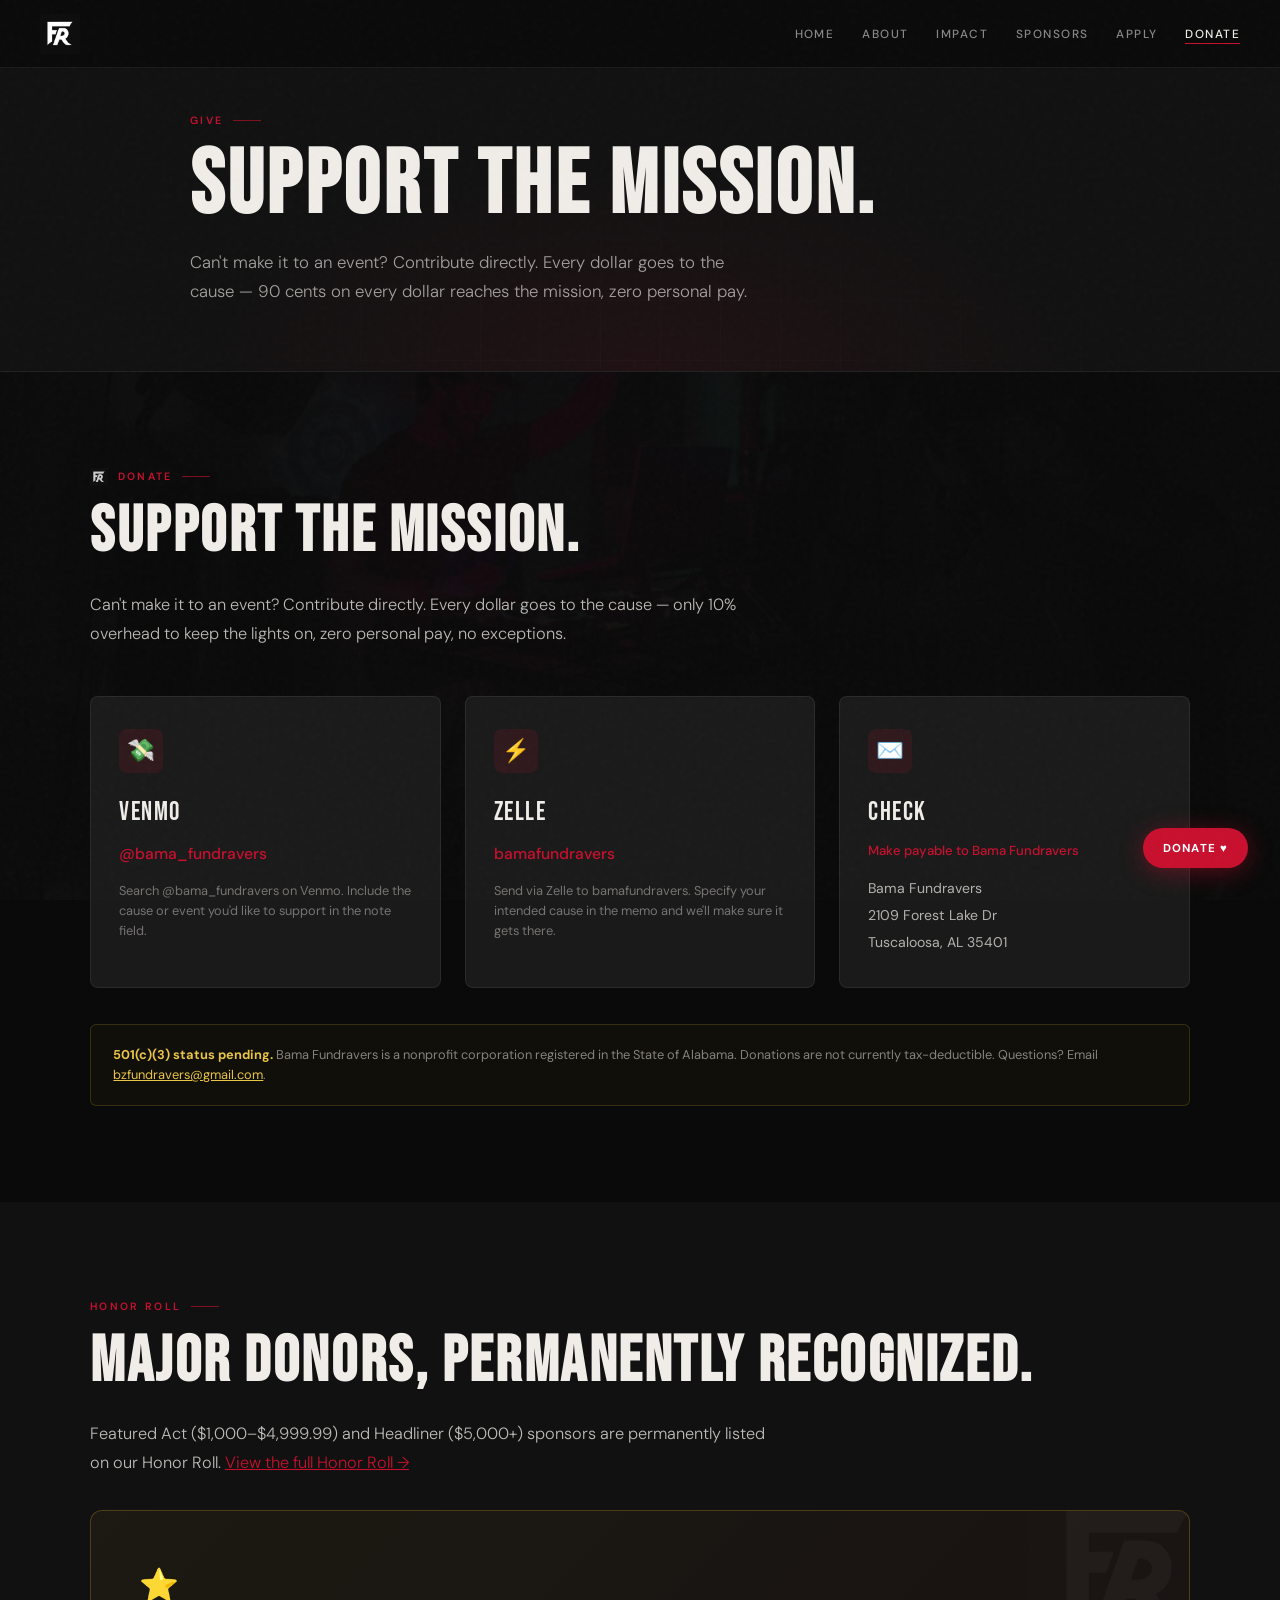
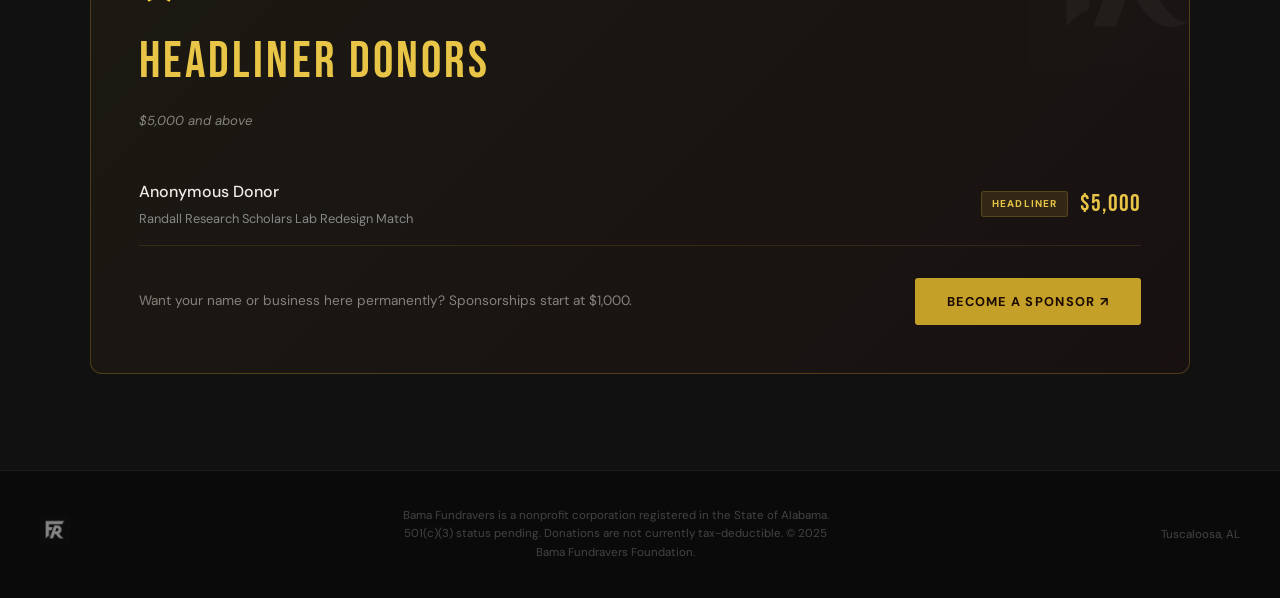
<file: donate.html>
<!DOCTYPE html>
<html lang="en">
<head>
<meta charset="UTF-8"/>
<meta name="viewport" content="width=device-width,initial-scale=1.0"/>
<title>Donate | Bama Fundravers</title>
<link rel="preconnect" href="https://fonts.googleapis.com"/>
<link rel="preconnect" href="https://fonts.gstatic.com" crossorigin/>
<link href="https://fonts.googleapis.com/css2?family=Bebas+Neue&family=DM+Sans:ital,opsz,wght@0,9..40,300;0,9..40,400;0,9..40,500;0,9..40,600;1,9..40,300&display=swap" rel="stylesheet"/>
<style>
*,*::before,*::after{box-sizing:border-box;margin:0;padding:0}
:root{
  --red:#C8102E;--red-dark:#8B0A1F;--gold:#C5A028;--gold-light:#E8C547;
  --bg:#0A0A0A;--bg2:#111;--bg3:#161616;--surface:#1A1A1A;
  --border:rgba(255,255,255,0.07);--border-accent:rgba(200,16,46,0.35);
  --text:#F0EDE8;--muted:#888;--muted2:#444;
  --font-display:'Bebas Neue',sans-serif;--font-body:'DM Sans',sans-serif;
}
html{scroll-behavior:smooth}
body{background:var(--bg);color:var(--text);font-family:var(--font-body);font-size:16px;line-height:1.65;overflow-x:hidden}
body::before{content:'';position:fixed;inset:0;background-image:url("data:image/svg+xml,%3Csvg viewBox='0 0 200 200' xmlns='http://www.w3.org/2000/svg'%3E%3Cfilter id='n'%3E%3CfeTurbulence type='fractalNoise' baseFrequency='0.85' numOctaves='4' stitchTiles='stitch'/%3E%3C/filter%3E%3Crect width='100%25' height='100%25' filter='url(%23n)' opacity='0.035'/%3E%3C/svg%3E");pointer-events:none;z-index:1000;opacity:0.6}

/* NAV */
nav{position:fixed;top:0;width:100%;z-index:900;display:flex;align-items:center;justify-content:space-between;padding:0.85rem 2.5rem;background:rgba(10,10,10,0.93);backdrop-filter:blur(14px);border-bottom:1px solid var(--border)}
.nav-logo img{height:40px;width:auto;display:block;mix-blend-mode:screen}
.nav-links{display:flex;gap:1.75rem;list-style:none;align-items:center}
.nav-links a{font-size:0.74rem;font-weight:500;letter-spacing:0.12em;text-transform:uppercase;color:var(--muted);text-decoration:none;transition:color 0.2s}
.nav-links a:hover,.nav-links a.active{color:var(--text)}
.nav-links a.active{border-bottom:1px solid var(--red);padding-bottom:1px}
.nav-donate{background:var(--red)!important;color:#fff!important;padding:0.4rem 1rem!important;border-radius:3px;border-bottom:none!important}
.nav-donate:hover{background:#a50d24!important}
.nav-apply{border:1px solid rgba(255,255,255,0.2)!important;color:var(--text)!important;padding:0.4rem 1rem!important;border-radius:3px;border-bottom:none!important}
.nav-apply:hover{border-color:rgba(255,255,255,0.5)!important;color:#fff!important}
.hamburger{display:none;flex-direction:column;gap:5px;cursor:pointer;background:none;border:none;padding:4px}
.hamburger span{display:block;width:22px;height:2px;background:var(--text);border-radius:2px}

/* FLOATING DONATE */
.float-donate{position:fixed;bottom:2rem;right:2rem;z-index:800;display:flex;flex-direction:column;align-items:center;gap:0.4rem}
.float-donate a{background:var(--red);color:#fff;font-size:0.72rem;font-weight:700;letter-spacing:0.1em;text-transform:uppercase;text-decoration:none;padding:0.65rem 1.25rem;border-radius:100px;box-shadow:0 4px 24px rgba(200,16,46,0.4);transition:transform 0.15s,background 0.2s;display:block;white-space:nowrap}
.float-donate a:hover{background:#a50d24;transform:translateY(-2px)}

/* HERO: FULL */
.hero-full{min-height:100vh;display:flex;flex-direction:column;align-items:center;justify-content:center;text-align:center;padding:8rem 2rem 5rem;position:relative;overflow:hidden}
.hero-photo{position:absolute;inset:0;background-image:url('assets/hero-photo.jpg');background-size:cover;background-position:center 30%;background-attachment:fixed}
.hero-overlay{position:absolute;inset:0;background:linear-gradient(to bottom,rgba(0,0,0,0.72) 0%,rgba(0,0,0,0.52) 50%,rgba(0,0,0,0.9) 100%)}
.hero-logo-mark{position:relative;margin-bottom:1.25rem}
.hero-logo-mark img{height:80px;width:auto;mix-blend-mode:screen;filter:drop-shadow(0 0 20px rgba(0,0,0,0.8))}
h1.hero-title{font-family:var(--font-display);font-size:clamp(4.5rem,13vw,10rem);letter-spacing:0.03em;line-height:0.92;color:#fff;position:relative;text-shadow:0 2px 40px rgba(0,0,0,0.8)}
h1.hero-title .accent{color:var(--red)}
.hero-sub{font-family:var(--font-display);font-size:clamp(1.2rem,3vw,2rem);letter-spacing:0.22em;color:rgba(240,237,232,0.65);margin-bottom:2rem;position:relative}
.hero-tagline{font-size:1rem;font-weight:300;color:rgba(240,237,232,0.58);max-width:460px;margin:0 auto 2.5rem;position:relative;font-style:italic}
.hero-btns{display:flex;gap:1rem;justify-content:center;flex-wrap:wrap;position:relative}
.hero-scroll{position:absolute;bottom:2.5rem;left:50%;transform:translateX(-50%);display:flex;flex-direction:column;align-items:center;gap:0.5rem;color:rgba(255,255,255,0.28);font-size:0.65rem;letter-spacing:0.18em;text-transform:uppercase}
.scroll-line{width:1px;height:36px;background:linear-gradient(to bottom,rgba(255,255,255,0.28),transparent);animation:scrollPulse 2s ease-in-out infinite}
@keyframes scrollPulse{0%,100%{opacity:0.3}50%{opacity:1}}

/* HERO: INNER */
.hero-inner{padding:7rem 2rem 4rem;position:relative;overflow:hidden;background:var(--bg2);border-bottom:1px solid var(--border)}
.hero-inner-bg{position:absolute;inset:0;background-image:linear-gradient(rgba(255,255,255,0.02) 1px,transparent 1px),linear-gradient(90deg,rgba(255,255,255,0.02) 1px,transparent 1px);background-size:60px 60px;mask-image:radial-gradient(ellipse 80% 100% at 50% 100%,black 0%,transparent 70%)}
.hero-inner-glow{position:absolute;inset:0;background:radial-gradient(ellipse 50% 80% at 50% 100%,rgba(200,16,46,0.08),transparent 70%)}
.hero-inner-content{max-width:900px;margin:0 auto;position:relative}
.hero-inner h1{font-family:var(--font-display);font-size:clamp(3rem,7vw,6rem);letter-spacing:0.04em;line-height:1;margin-bottom:1rem}
.hero-inner p{font-size:1.05rem;font-weight:300;color:rgba(240,237,232,0.65);max-width:560px;line-height:1.75}

/* BUTTONS */
.btn-primary{background:var(--red);color:#fff;padding:0.8rem 2rem;border-radius:3px;font-size:0.8rem;font-weight:600;letter-spacing:0.1em;text-transform:uppercase;text-decoration:none;transition:background 0.2s,transform 0.15s;display:inline-block}
.btn-primary:hover{background:#a50d24;transform:translateY(-1px)}
.btn-outline{background:transparent;color:var(--text);padding:0.8rem 2rem;border:1px solid rgba(255,255,255,0.25);border-radius:3px;font-size:0.8rem;font-weight:600;letter-spacing:0.1em;text-transform:uppercase;text-decoration:none;transition:border-color 0.2s,transform 0.15s;display:inline-block}
.btn-outline:hover{border-color:rgba(255,255,255,0.55);transform:translateY(-1px)}
.btn-white{background:#fff;color:#6b0a1a;padding:0.9rem 2.2rem;border-radius:3px;font-size:0.8rem;font-weight:700;letter-spacing:0.1em;text-transform:uppercase;text-decoration:none;transition:transform 0.15s,background 0.2s;display:inline-block}
.btn-white:hover{background:#f0ede8;transform:translateY(-1px)}
.btn-gold{background:var(--gold);color:#1a0a00;padding:0.8rem 2rem;border-radius:3px;font-size:0.8rem;font-weight:700;letter-spacing:0.1em;text-transform:uppercase;text-decoration:none;transition:background 0.2s,transform 0.15s;display:inline-block}
.btn-gold:hover{background:var(--gold-light);transform:translateY(-1px)}

/* STATS */
.stats-bar{background:var(--bg2);border-top:1px solid var(--border);border-bottom:1px solid var(--border);padding:2.5rem 2rem}
.stats-grid{max-width:1000px;margin:0 auto;display:grid;grid-template-columns:repeat(4,1fr)}
.stat-item{text-align:center;padding:1.5rem 1rem;border-right:1px solid var(--border)}
.stat-item:last-child{border-right:none}
.stat-num{font-family:var(--font-display);font-size:clamp(2.2rem,4vw,3.4rem);letter-spacing:0.04em;color:var(--red);line-height:1;margin-bottom:0.3rem}
.stat-label{font-size:0.72rem;font-weight:500;letter-spacing:0.12em;text-transform:uppercase;color:var(--muted)}

/* DONATE STRIP */
.donate-strip{background:linear-gradient(135deg,var(--red-dark,#8B0A1F),var(--red));padding:1.5rem 2rem;display:flex;align-items:center;justify-content:space-between;gap:1.5rem;flex-wrap:wrap;border-top:1px solid rgba(200,16,46,0.3);border-bottom:1px solid rgba(200,16,46,0.3)}
.donate-strip-text{font-family:var(--font-display);font-size:clamp(1.2rem,3vw,1.8rem);letter-spacing:0.06em;color:#fff}
.donate-strip-text span{opacity:0.75;font-size:0.85em;font-family:var(--font-body);font-weight:300;letter-spacing:0;display:block;margin-top:0.1rem}
.donate-strip-btns{display:flex;gap:0.75rem;flex-wrap:wrap;align-items:center}
.donate-pill{background:rgba(255,255,255,0.15);border:1px solid rgba(255,255,255,0.3);color:#fff;font-size:0.78rem;font-weight:600;letter-spacing:0.1em;text-transform:uppercase;padding:0.5rem 1rem;border-radius:100px;text-decoration:none;transition:background 0.2s}
.donate-pill:hover{background:rgba(255,255,255,0.28)}
.donate-pill.solid{background:#fff;color:var(--red-dark,#8B0A1F)}
.donate-pill.solid:hover{background:#f0ede8}

/* SECTIONS */
section{padding:6rem 2rem}
.section-inner{max-width:1100px;margin:0 auto}
.section-eyebrow{font-size:0.66rem;font-weight:600;letter-spacing:0.22em;text-transform:uppercase;color:var(--red);margin-bottom:0.8rem;display:flex;align-items:center;gap:0.6rem}
.section-eyebrow::after{content:'';display:block;height:1px;width:28px;background:var(--red);opacity:0.6}
.section-eyebrow img{height:18px;width:auto;mix-blend-mode:screen;opacity:0.8}
.section-title{font-family:var(--font-display);font-size:clamp(2.4rem,5vw,4rem);letter-spacing:0.04em;line-height:1.05;margin-bottom:1.5rem}
.section-body{font-size:1.02rem;font-weight:300;color:rgba(240,237,232,0.78);line-height:1.8;max-width:680px}

/* STORY */
.story-grid{display:grid;grid-template-columns:1fr 1fr;gap:5rem;align-items:start}
.story-right{display:flex;flex-direction:column;gap:1.75rem}
.story-block{padding:1.4rem;border-left:2px solid var(--red);background:var(--surface);border-radius:0 6px 6px 0}
.story-block-title{font-size:0.68rem;font-weight:600;letter-spacing:0.18em;text-transform:uppercase;color:var(--red);margin-bottom:0.45rem}
.story-block p{font-size:0.92rem;color:rgba(240,237,232,0.72);line-height:1.65}
.story-quote{font-family:var(--font-display);font-size:clamp(1.15rem,2.5vw,1.55rem);letter-spacing:0.05em;line-height:1.3;color:var(--text);padding:1.75rem;border:1px solid var(--border-accent);border-radius:6px;background:rgba(200,16,46,0.04)}
.story-quote em{color:var(--red);font-style:normal}

/* DONATE SECTION */
.donate-grid{display:grid;grid-template-columns:repeat(3,1fr);gap:1.5rem;margin-top:3rem}
.donate-card{background:var(--surface);border:1px solid var(--border);border-radius:8px;padding:2rem 1.75rem;transition:border-color 0.25s}
.donate-card:hover{border-color:var(--border-accent)}
.donate-icon{width:44px;height:44px;border-radius:8px;background:rgba(200,16,46,0.12);display:flex;align-items:center;justify-content:center;margin-bottom:1.2rem;font-size:1.4rem}
.donate-method{font-family:var(--font-display);font-size:1.6rem;letter-spacing:0.06em;margin-bottom:0.4rem}
.donate-handle{font-size:0.98rem;color:var(--red);font-weight:500;margin-bottom:0.9rem;word-break:break-all}
.donate-note{font-size:0.8rem;color:rgba(240,237,232,0.43);line-height:1.55}
.donate-disclaimer{margin-top:2.25rem;padding:1.2rem 1.4rem;border:1px solid rgba(197,160,40,0.22);border-radius:6px;background:rgba(197,160,40,0.04);font-size:0.8rem;color:rgba(240,237,232,0.52);line-height:1.6}
.donate-disclaimer strong{color:#E8C547}

/* HOW IT WORKS */
.how-steps{display:grid;grid-template-columns:repeat(3,1fr);margin-top:3rem;border:1px solid var(--border);border-radius:8px;overflow:hidden}
.how-step{background:var(--surface);padding:2.5rem 2rem;position:relative}
.how-step:not(:last-child){border-right:1px solid var(--border)}
.step-num{font-family:var(--font-display);font-size:5rem;line-height:1;color:rgba(200,16,46,0.1);position:absolute;top:1rem;right:1.5rem}
.step-title{font-family:var(--font-display);font-size:1.6rem;letter-spacing:0.05em;margin-bottom:0.65rem;position:relative}
.step-body{font-size:0.9rem;color:rgba(240,237,232,0.62);line-height:1.7;position:relative}

/* PARALLAX */
.parallax-break{min-height:420px;position:relative;overflow:hidden;display:flex;flex-direction:column;align-items:center;justify-content:center;padding:4rem 2rem}
.parallax-bg{position:absolute;inset:-60px;background-size:cover;background-position:center 40%;background-attachment:fixed}
.parallax-overlay{position:absolute;inset:0;background:rgba(0,0,0,0.68)}
.parallax-content{position:relative;z-index:2;width:100%;max-width:1100px}
.parallax-content h2{font-family:var(--font-display);font-size:clamp(2rem,5vw,4rem);letter-spacing:0.06em;text-align:center;margin-bottom:0.5rem}
.parallax-content .sub{font-size:1rem;font-weight:300;color:rgba(240,237,232,0.6);text-align:center;font-style:italic;margin-bottom:3rem}

/* TESTIMONIALS */
.testi-grid{display:grid;grid-template-columns:repeat(2,1fr);gap:1.5rem}
.testi-card{background:rgba(20,20,20,0.92);border:1px solid var(--border);border-radius:8px;padding:2rem 1.75rem;display:flex;flex-direction:column;gap:1.2rem;backdrop-filter:blur(8px)}
.testi-quote{font-size:0.95rem;font-weight:300;color:rgba(240,237,232,0.85);line-height:1.78;font-style:italic}
.testi-quote::before{content:'\201C';font-family:var(--font-display);font-size:2.5rem;line-height:0.5;color:var(--red);opacity:0.6;display:block;margin-bottom:0.75rem}
.testi-author{font-size:0.74rem;font-weight:600;letter-spacing:0.1em;text-transform:uppercase;color:var(--muted);border-top:1px solid var(--border);padding-top:1rem}
.testi-author span{color:var(--red)}

/* HONOR ROLL FEATURE */
.honor-feature{background:linear-gradient(135deg,rgba(197,160,40,0.06),rgba(200,16,46,0.04));border:1px solid rgba(197,160,40,0.3);border-radius:12px;padding:3rem;margin-top:1rem;position:relative;overflow:hidden}
.honor-feature::before{content:'';position:absolute;top:-40px;right:-40px;width:200px;height:200px;background:url('assets/fr-logo.png') center/contain no-repeat;mix-blend-mode:screen;opacity:0.04}
.honor-crown{font-size:2rem;margin-bottom:0.5rem}
.honor-feature-title{font-family:var(--font-display);font-size:clamp(2rem,4vw,3.2rem);letter-spacing:0.06em;color:var(--gold-light,#E8C547);margin-bottom:0.35rem}
.honor-feature-sub{font-size:0.82rem;color:rgba(240,237,232,0.5);margin-bottom:2rem;font-style:italic}
.honor-entry{display:flex;align-items:center;justify-content:space-between;padding:1rem 0;border-bottom:1px solid rgba(197,160,40,0.15);gap:1rem;flex-wrap:wrap}
.honor-entry:last-child{border-bottom:none}
.honor-name{font-weight:500;font-size:1rem}
.honor-desc{font-size:0.8rem;color:var(--muted);margin-top:0.15rem}
.honor-right{display:flex;align-items:center;gap:0.75rem;flex-shrink:0}
.honor-amount{font-family:var(--font-display);font-size:1.5rem;letter-spacing:0.04em;color:var(--gold-light,#E8C547)}
.honor-tier{font-size:0.62rem;font-weight:700;letter-spacing:0.12em;text-transform:uppercase;background:rgba(197,160,40,0.15);color:var(--gold-light,#E8C547);padding:0.25rem 0.6rem;border-radius:3px;border:1px solid rgba(197,160,40,0.25)}
.honor-cta{margin-top:2rem;display:flex;align-items:center;justify-content:space-between;flex-wrap:wrap;gap:1rem}
.honor-cta p{font-size:0.85rem;color:rgba(240,237,232,0.5)}

/* MASCOT SECTION */
.mascot-section{background:var(--bg3);border-top:1px solid var(--border);padding:4rem 2rem;display:flex;flex-direction:column;align-items:center;gap:1.5rem;text-align:center;position:relative;overflow:hidden}
.mascot-section::before{content:'';position:absolute;left:-5%;top:-20%;width:110%;height:140%;background:url('assets/mascot-white.png') center/contain no-repeat;opacity:0.03;pointer-events:none}
.mascot-section img{height:160px;width:auto;opacity:0.9;position:relative}
.mascot-tagline{font-family:var(--font-display);font-size:clamp(1.6rem,3vw,2.5rem);letter-spacing:0.1em;color:var(--muted);max-width:500px;line-height:1.2;position:relative}
.mascot-tagline em{color:var(--red);font-style:normal}

/* APPLY BAND */
.apply-band{background:var(--red-dark,#8B0A1F);border-top:1px solid rgba(200,16,46,0.5);border-bottom:1px solid rgba(200,16,46,0.5);position:relative;overflow:hidden}
.apply-band::before{content:'';position:absolute;inset:0;background:radial-gradient(ellipse 60% 80% at 80% 50%,rgba(200,16,46,0.28),transparent 70%);pointer-events:none}
.apply-band .section-inner{display:flex;align-items:center;justify-content:space-between;gap:2rem;flex-wrap:wrap;position:relative}
.apply-band h2{font-family:var(--font-display);font-size:clamp(1.8rem,4vw,3rem);letter-spacing:0.06em;line-height:1.1;margin-bottom:0.75rem}
.apply-band p{font-size:0.98rem;color:rgba(240,237,232,0.68);max-width:480px;line-height:1.65}

/* CONTACT */
.contact-grid{display:grid;grid-template-columns:1fr 1fr;gap:5rem;margin-top:3rem}
.contact-items{display:flex;flex-direction:column;gap:1.75rem}
.contact-item{display:flex;flex-direction:column;gap:0.25rem}
.contact-label{font-size:0.66rem;font-weight:600;letter-spacing:0.2em;text-transform:uppercase;color:var(--muted);margin-bottom:0.15rem}
.contact-value{font-size:1.02rem;color:var(--text);text-decoration:none;transition:color 0.2s}
.contact-value:hover{color:var(--red)}
.contact-cta p{font-size:0.98rem;font-weight:300;color:rgba(240,237,232,0.62);line-height:1.78;margin-bottom:2rem}
.social-links{display:flex;gap:1rem;flex-wrap:wrap}
.social-link{display:inline-flex;align-items:center;background:var(--surface);border:1px solid var(--border);color:var(--text);font-size:0.78rem;font-weight:500;letter-spacing:0.08em;padding:0.5rem 1.1rem;border-radius:3px;text-decoration:none;transition:border-color 0.2s}
.social-link:hover{border-color:rgba(255,255,255,0.28)}

/* FOOTER */
footer{background:var(--bg);border-top:1px solid var(--border);padding:2.25rem 2.5rem;display:flex;align-items:center;justify-content:space-between;flex-wrap:wrap;gap:1rem}
.footer-logo img{height:30px;width:auto;mix-blend-mode:screen;opacity:0.5}
.footer-legal{font-size:0.72rem;color:var(--muted2);line-height:1.6;text-align:center;max-width:440px}
.footer-right{font-size:0.72rem;color:var(--muted2)}

/* ARTISTS (about page) */
.artist-card{background:var(--surface);border:1px solid var(--border);border-radius:8px;overflow:hidden;transition:border-color .25s,transform .25s;display:flex;flex-direction:row}
.artist-card:hover{border-color:var(--border-accent);transform:translateY(-3px)}
.artist-photo{width:180px;min-width:180px;aspect-ratio:auto;position:relative;overflow:hidden;flex-shrink:0}
.artist-photo img{width:100%;height:100%;object-fit:cover;object-position:top}
.artist-info{padding:1.4rem}
.artist-name{font-family:var(--font-display);font-size:1.5rem;letter-spacing:0.06em;margin-bottom:0.15rem}
.artist-role{font-size:0.68rem;font-weight:600;color:var(--muted);letter-spacing:0.12em;text-transform:uppercase;margin-bottom:0.25rem}
.artist-genre{font-size:0.7rem;font-weight:500;color:var(--red);letter-spacing:0.1em;text-transform:uppercase;margin-bottom:0.85rem;line-height:1.5}
.artist-bio{font-size:0.88rem;color:rgba(240,237,232,0.62);line-height:1.7}

/* BOARD */
.board-grid{display:grid;grid-template-columns:repeat(5,1fr);gap:1rem;margin-top:3rem}
.board-card{background:var(--surface);border:1px solid var(--border);border-radius:8px;padding:1.25rem 1rem;text-align:center;transition:border-color .25s}
.board-card:hover{border-color:var(--border-accent)}
.board-photo{width:72px;height:72px;border-radius:50%;margin:0 auto 0.9rem;overflow:hidden;border:2px solid var(--border-accent);background:var(--bg2)}
.board-photo img{width:100%;height:100%;object-fit:cover;object-position:top}
.board-photo-init{width:72px;height:72px;border-radius:50%;margin:0 auto 0.9rem;display:flex;align-items:center;justify-content:center;font-family:var(--font-display);font-size:1.4rem;color:var(--red);background:var(--bg2);border:2px solid var(--border-accent)}
.board-name{font-family:var(--font-display);font-size:1.05rem;letter-spacing:0.04em;margin-bottom:0.2rem;line-height:1.2}
.board-role{font-size:0.64rem;font-weight:600;color:var(--red);letter-spacing:0.1em;text-transform:uppercase;margin-bottom:0.5rem}
.board-degree{font-size:0.72rem;color:rgba(240,237,232,0.42);line-height:1.5}

/* CAMPAIGNS */
.campaign-grid{display:grid;grid-template-columns:repeat(3,1fr);gap:1.25rem;margin-top:3rem}
.campaign-card{background:var(--surface);border:1px solid var(--border);border-radius:8px;padding:1.6rem 1.5rem;transition:border-color .25s}
.campaign-card:hover{border-color:var(--border-accent)}
.campaign-amt{font-family:var(--font-display);font-size:2.2rem;letter-spacing:0.04em;color:var(--red);line-height:1;margin-bottom:0.35rem}
.campaign-org{font-size:.95rem;font-weight:500;color:var(--text);margin-bottom:.2rem}
.campaign-uni{font-size:.62rem;font-weight:600;letter-spacing:.1em;text-transform:uppercase;color:var(--muted2);margin-bottom:.65rem}
.campaign-desc{font-size:.82rem;color:rgba(240,237,232,.55);line-height:1.6}

/* OVERHEAD */
.overhead-compare{display:grid;grid-template-columns:1fr 1fr 1fr;gap:1.25rem;margin-top:3rem}
.overhead-bar-wrap{background:var(--surface);border:1px solid var(--border);border-radius:8px;padding:1.75rem 1.5rem}
.overhead-label{font-size:.72rem;font-weight:600;letter-spacing:.12em;text-transform:uppercase;color:var(--muted);margin-bottom:1rem}
.overhead-org{font-family:var(--font-display);font-size:1.4rem;letter-spacing:.04em;margin-bottom:.5rem}
.overhead-bar-bg{height:12px;background:rgba(255,255,255,.06);border-radius:100px;margin-bottom:.5rem}
.overhead-bar-fill{height:100%;border-radius:100px;background:var(--red)}
.overhead-pct{font-family:var(--font-display);font-size:2rem;letter-spacing:.04em;color:var(--red)}
.overhead-note{font-size:.78rem;color:rgba(240,237,232,.45);margin-top:.4rem;line-height:1.5}

/* CAUSES */
.causes-grid{display:grid;grid-template-columns:repeat(3,1fr);gap:0.9rem;margin-top:1rem}
.cause-chip{background:var(--surface);border:1px solid var(--border);border-radius:6px;padding:1rem 1.2rem;font-size:0.84rem;color:rgba(240,237,232,0.78);line-height:1.4;display:flex;align-items:flex-start;gap:0.6rem}
.cause-dot{width:6px;height:6px;border-radius:50%;background:var(--red);margin-top:0.45em;flex-shrink:0}
.cause-uni{font-size:.62rem;letter-spacing:.1em;text-transform:uppercase;color:var(--muted2);display:block;margin-top:.2rem}
.uni-badges{display:flex;gap:.8rem;flex-wrap:wrap;margin-top:1.75rem}
.uni-badge{background:rgba(200,16,46,0.1);border:1px solid var(--border-accent);color:rgba(240,237,232,0.82);font-size:.74rem;font-weight:600;letter-spacing:.1em;text-transform:uppercase;padding:.4rem .9rem;border-radius:3px}

/* TIERS */
.tier-grid{display:grid;grid-template-columns:repeat(3,1fr);gap:1.5rem;margin-top:3rem}
.tier-card{background:var(--surface);border:1px solid var(--border);border-radius:8px;padding:2.25rem 2rem;position:relative;transition:border-color .25s}
.tier-card.featured{border:2px solid var(--red)}
.tier-badge{position:absolute;top:-13px;left:50%;transform:translateX(-50%);background:var(--red);color:#fff;font-size:.65rem;font-weight:700;letter-spacing:.14em;text-transform:uppercase;padding:.3rem .9rem;border-radius:3px;white-space:nowrap}
.tier-name{font-family:var(--font-display);font-size:2rem;letter-spacing:.06em;margin-bottom:.25rem}
.tier-range{font-size:.82rem;color:var(--red);font-weight:600;letter-spacing:.08em;margin-bottom:1.5rem}
.tier-perks{list-style:none;display:flex;flex-direction:column;gap:.65rem;margin-bottom:1.75rem}
.tier-perks li{font-size:.88rem;color:rgba(240,237,232,.72);line-height:1.5;display:flex;gap:.6rem}
.tier-perks li::before{content:'✓';color:var(--red);font-weight:700;flex-shrink:0}
.tier-perks li.honor{color:rgba(240,237,232,.9);font-weight:500}

/* FORM */
.form-card{background:var(--surface);border:1px solid var(--border);border-radius:8px;padding:2.5rem}
.form-row{display:grid;grid-template-columns:1fr 1fr;gap:1.25rem;margin-bottom:1.25rem}
.form-group{display:flex;flex-direction:column;gap:0.4rem;margin-bottom:1.25rem}
.form-group label{font-size:.7rem;font-weight:600;letter-spacing:.14em;text-transform:uppercase;color:var(--muted)}
.form-group input,.form-group select,.form-group textarea{background:var(--bg2);border:1px solid rgba(255,255,255,0.1);border-radius:4px;padding:.7rem .9rem;color:var(--text);font-family:var(--font-body);font-size:.95rem;transition:border-color .2s;width:100%}
.form-group input:focus,.form-group select:focus,.form-group textarea:focus{outline:none;border-color:var(--red)}
.form-group select option{background:var(--bg2)}
.form-group textarea{resize:vertical;min-height:120px}

/* WHY CARDS */
.why-grid{display:grid;grid-template-columns:repeat(3,1fr);gap:1.25rem;margin-top:3rem}
.why-card{background:var(--surface);border:1px solid var(--border);border-radius:8px;padding:1.75rem 1.5rem}
.why-num{font-family:var(--font-display);font-size:2.8rem;letter-spacing:.04em;color:var(--red);line-height:1;margin-bottom:.4rem}
.why-label{font-size:.72rem;font-weight:600;letter-spacing:.12em;text-transform:uppercase;color:var(--muted);margin-bottom:.6rem}
.why-desc{font-size:.88rem;color:rgba(240,237,232,.6);line-height:1.65}

/* TRACK */
.track-grid{display:grid;grid-template-columns:1fr 1fr;gap:2rem;margin-top:3rem}
.track-card{background:var(--surface);border:1px solid var(--border);border-radius:8px;padding:2.5rem 2rem;transition:border-color .25s}
.track-card:hover{border-color:var(--border-accent)}
.track-icon{font-size:2rem;margin-bottom:1rem}
.track-title{font-family:var(--font-display);font-size:1.8rem;letter-spacing:.05em;margin-bottom:.5rem}
.track-desc{font-size:.92rem;color:rgba(240,237,232,.65);line-height:1.75;margin-bottom:2rem}

/* PROCESS */
.process-steps{display:flex;flex-direction:column;gap:0;margin-top:3rem;border:1px solid var(--border);border-radius:8px;overflow:hidden}
.process-step{background:var(--surface);padding:1.75rem 2rem;display:flex;gap:1.5rem;align-items:flex-start;border-bottom:1px solid var(--border)}
.process-step:last-child{border-bottom:none}
.pstep-num{font-family:var(--font-display);font-size:2.5rem;letter-spacing:.04em;color:rgba(200,16,46,.3);line-height:1;flex-shrink:0;width:2.5rem}
.pstep-title{font-family:var(--font-display);font-size:1.3rem;letter-spacing:.04em;margin-bottom:.3rem}
.pstep-body{font-size:.88rem;color:rgba(240,237,232,.6);line-height:1.65}

/* MOBILE */
@media(max-width:900px){
  nav{padding:.9rem 1.5rem}
  .nav-links{display:none;flex-direction:column;position:absolute;top:100%;left:0;width:100%;background:rgba(10,10,10,0.98);padding:1.5rem;gap:1.25rem;border-bottom:1px solid var(--border)}
  .nav-links.open{display:flex}
  .hamburger{display:flex}
  .stats-grid{grid-template-columns:repeat(2,1fr)}
  .stat-item{border-right:none;border-bottom:1px solid var(--border)}
  .stat-item:nth-child(odd){border-right:1px solid var(--border)}
  .stat-item:nth-last-child(-n+2){border-bottom:none}
  .story-grid{grid-template-columns:1fr;gap:3rem}
  .how-steps{grid-template-columns:1fr}
  .how-step:not(:last-child){border-right:none;border-bottom:1px solid var(--border)}
  .testi-grid{grid-template-columns:1fr}
  .causes-grid{grid-template-columns:repeat(2,1fr)}
  .donate-grid{grid-template-columns:1fr}
  .contact-grid{grid-template-columns:1fr;gap:3rem}
  .apply-band .section-inner{flex-direction:column}
  .donate-strip{flex-direction:column;text-align:center}
  .hero-photo,.parallax-bg{background-attachment:scroll}
  .form-row{grid-template-columns:1fr}
  footer{flex-direction:column;text-align:center}
  .board-grid{grid-template-columns:repeat(3,1fr)}
  .overhead-compare{grid-template-columns:1fr}
  .campaign-grid{grid-template-columns:repeat(2,1fr)}
  .tier-grid{grid-template-columns:1fr}
  .why-grid{grid-template-columns:repeat(2,1fr)}
  .track-grid{grid-template-columns:1fr}
  .float-donate{bottom:1rem;right:1rem}
  .artist-card{flex-direction:column}
  .artist-photo{width:100%;min-width:unset;height:200px}
}
@media(max-width:550px){
  .causes-grid{grid-template-columns:1fr}
  .board-grid{grid-template-columns:repeat(2,1fr)}
  .campaign-grid{grid-template-columns:1fr}
  .why-grid{grid-template-columns:1fr}
}

/* === NAV SCROLL HIDE === */
nav { opacity: 0; transform: translateY(-6px); transition: opacity 0.3s, transform 0.3s; }
nav.nav-visible { opacity: 1; transform: translateY(0); }
</style>
</head>
<body>
<nav>
  <a class="nav-logo" href="index.html"><img src="assets/fr-logo.png" alt="Fundravers"/></a>
  <ul class="nav-links" id="navLinks">
    <li><a href="index.html">Home</a></li>
    <li><a href="about.html">About</a></li>
    <li><a href="impact.html">Impact</a></li>
    <li><a href="sponsors.html">Sponsors</a></li>
    <li><a href="apply.html">Apply</a></li>
    <li><a href="donate.html" class="nav-cta active">Donate</a></li>
  </ul>
  <button class="hamburger" id="hamburger" aria-label="Menu"><span></span><span></span><span></span></button>
</nav>
<div class="float-donate"><a href="donate.html">Donate &#9829;</a></div>

<div class="hero-inner">
  <div class="hero-inner-bg"></div>
  <div class="hero-inner-glow"></div>
  <div class="hero-inner-content">
    <div class="section-eyebrow">Give</div>
    <h1>Support the Mission.</h1>
    <p>Can't make it to an event? Contribute directly. Every dollar goes to the cause — 90 cents on every dollar reaches the mission, zero personal pay.</p>
  </div>
</div>

<section id="donate" style="background:linear-gradient(rgba(10,10,10,0.96),rgba(10,10,10,0.96)),url('assets/bg-bw-dj.jpg') center/cover fixed;padding:6rem 2rem;">
  <div class="section-inner">
    <div class="section-eyebrow"><img src="assets/fr-logo.png" alt=""/>Donate</div>
    <h2 class="section-title">Support the mission.</h2>
    <p class="section-body">Can't make it to an event? Contribute directly. Every dollar goes to the cause — only 10% overhead to keep the lights on, zero personal pay, no exceptions.</p>
    <div class="donate-grid">
      <div class="donate-card">
        <div class="donate-icon">&#128184;</div>
        <div class="donate-method">Venmo</div>
        <div class="donate-handle">@bama_fundravers</div>
        <p class="donate-note">Search @bama_fundravers on Venmo. Include the cause or event you'd like to support in the note field.</p>
      </div>
      <div class="donate-card">
        <div class="donate-icon">&#9889;</div>
        <div class="donate-method">Zelle</div>
        <div class="donate-handle">bamafundravers</div>
        <p class="donate-note">Send via Zelle to bamafundravers. Specify your intended cause in the memo and we'll make sure it gets there.</p>
      </div>
      <div class="donate-card">
        <div class="donate-icon">&#9993;&#65039;</div>
        <div class="donate-method">Check</div>
        <div class="donate-handle" style="font-size:.82rem;line-height:1.5">Make payable to Bama Fundravers</div>
        <p class="donate-note" style="color:rgba(240,237,232,.72);font-size:.88rem;line-height:1.9;margin-top:.5rem">Bama Fundravers<br/>2109 Forest Lake Dr<br/>Tuscaloosa, AL 35401</p>
      </div>
    </div>
    <div class="donate-disclaimer"><strong>501(c)(3) status pending.</strong> Bama Fundravers is a nonprofit corporation registered in the State of Alabama. Donations are not currently tax-deductible. Questions? Email <a href="mailto:bzfundravers@gmail.com" style="color:#E8C547">bzfundravers@gmail.com</a>.</div>
  </div>
</section>


<!-- HONOR ROLL PREVIEW -->
<section style="background:var(--bg2);padding:6rem 2rem;">
  <div class="section-inner">
    <div class="section-eyebrow">Honor Roll</div>
    <h2 class="section-title">Major donors, permanently recognized.</h2>
    <p class="section-body" style="margin-bottom:2rem">Featured Act ($1,000–$4,999.99) and Headliner ($5,000+) sponsors are permanently listed on our Honor Roll. <a href="impact.html#honor-roll" style="color:var(--red)">View the full Honor Roll &rarr;</a></p>
    <div class="honor-feature">
      <div class="honor-crown">&#11088;</div>
      <div class="honor-feature-title">Headliner Donors</div>
      <div class="honor-feature-sub">$5,000 and above</div>
      <div class="honor-entry">
        <div><div class="honor-name">Anonymous Donor</div><div class="honor-desc">Randall Research Scholars Lab Redesign Match</div></div>
        <div class="honor-right"><span class="honor-tier">Headliner</span><div class="honor-amount">$5,000</div></div>
      </div>
      <div class="honor-cta">
        <p>Want your name or business here permanently? Sponsorships start at $1,000.</p>
        <a href="sponsors.html" class="btn-gold">Become a Sponsor &#8599;</a>
      </div>
    </div>
  </div>
</section>

</div>
<footer>
  <a class="footer-logo" href="index.html"><img src="assets/fr-logo.png" alt="Fundravers"/></a>
  <div class="footer-legal">Bama Fundravers is a nonprofit corporation registered in the State of Alabama. 501(c)(3) status pending. Donations are not currently tax-deductible. &copy; 2025 Bama Fundravers Foundation.</div>
  <div class="footer-right">Tuscaloosa, AL</div>
</footer>

<script>
  const _h=document.getElementById('hamburger'),_n=document.getElementById('navLinks');
  _h.addEventListener('click',()=>_n.classList.toggle('open'));
  _n.querySelectorAll('a').forEach(a=>a.addEventListener('click',()=>_n.classList.remove('open')));
  // Visible at top; hides when scrolled down; reappears when scrolling up
  const _nav=document.querySelector('nav');
  let _lastY=0;
  function _chkScroll(){
    const y=window.scrollY;
    if(y<50){_nav.classList.add('nav-visible');}
    else if(y<_lastY){_nav.classList.add('nav-visible');}
    else{_nav.classList.remove('nav-visible');}
    _lastY=y;
  }
  window.addEventListener('scroll',_chkScroll,{passive:true});
  _chkScroll();
</script>

</body></html>
</file>
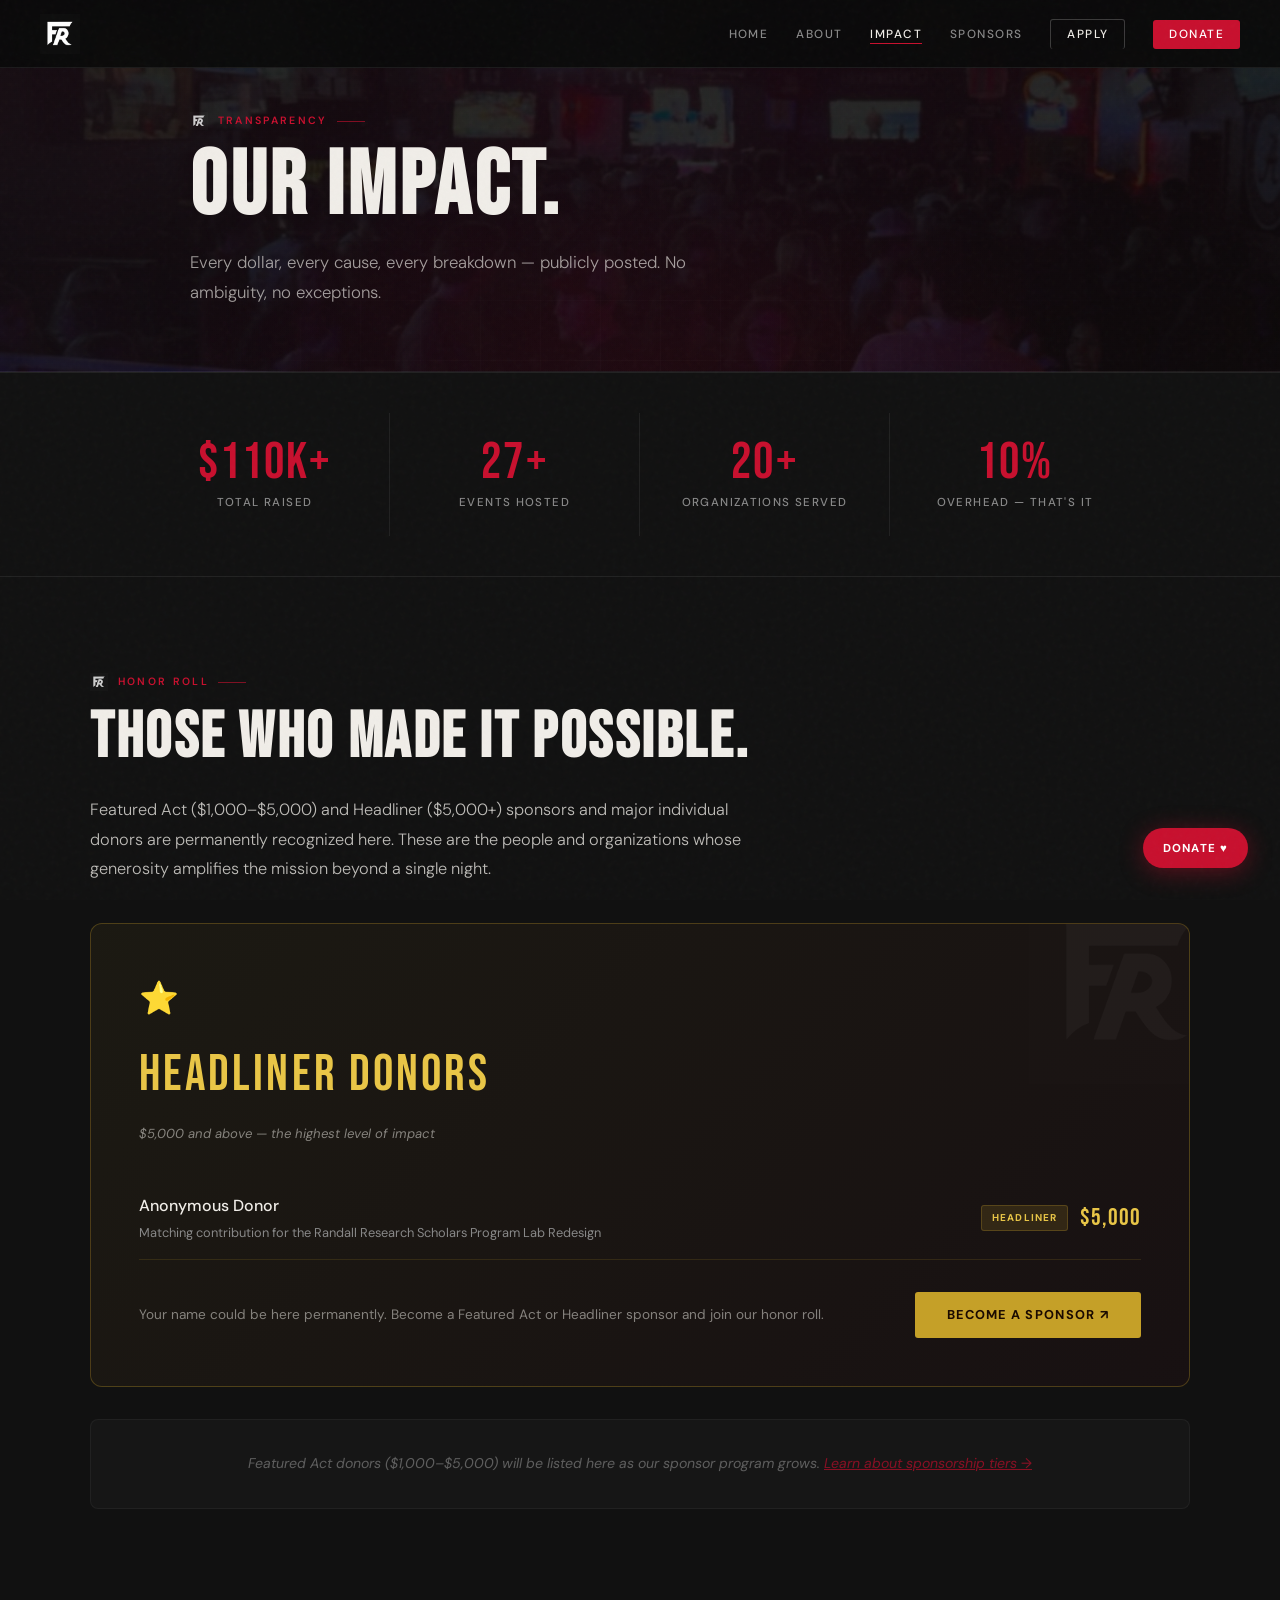
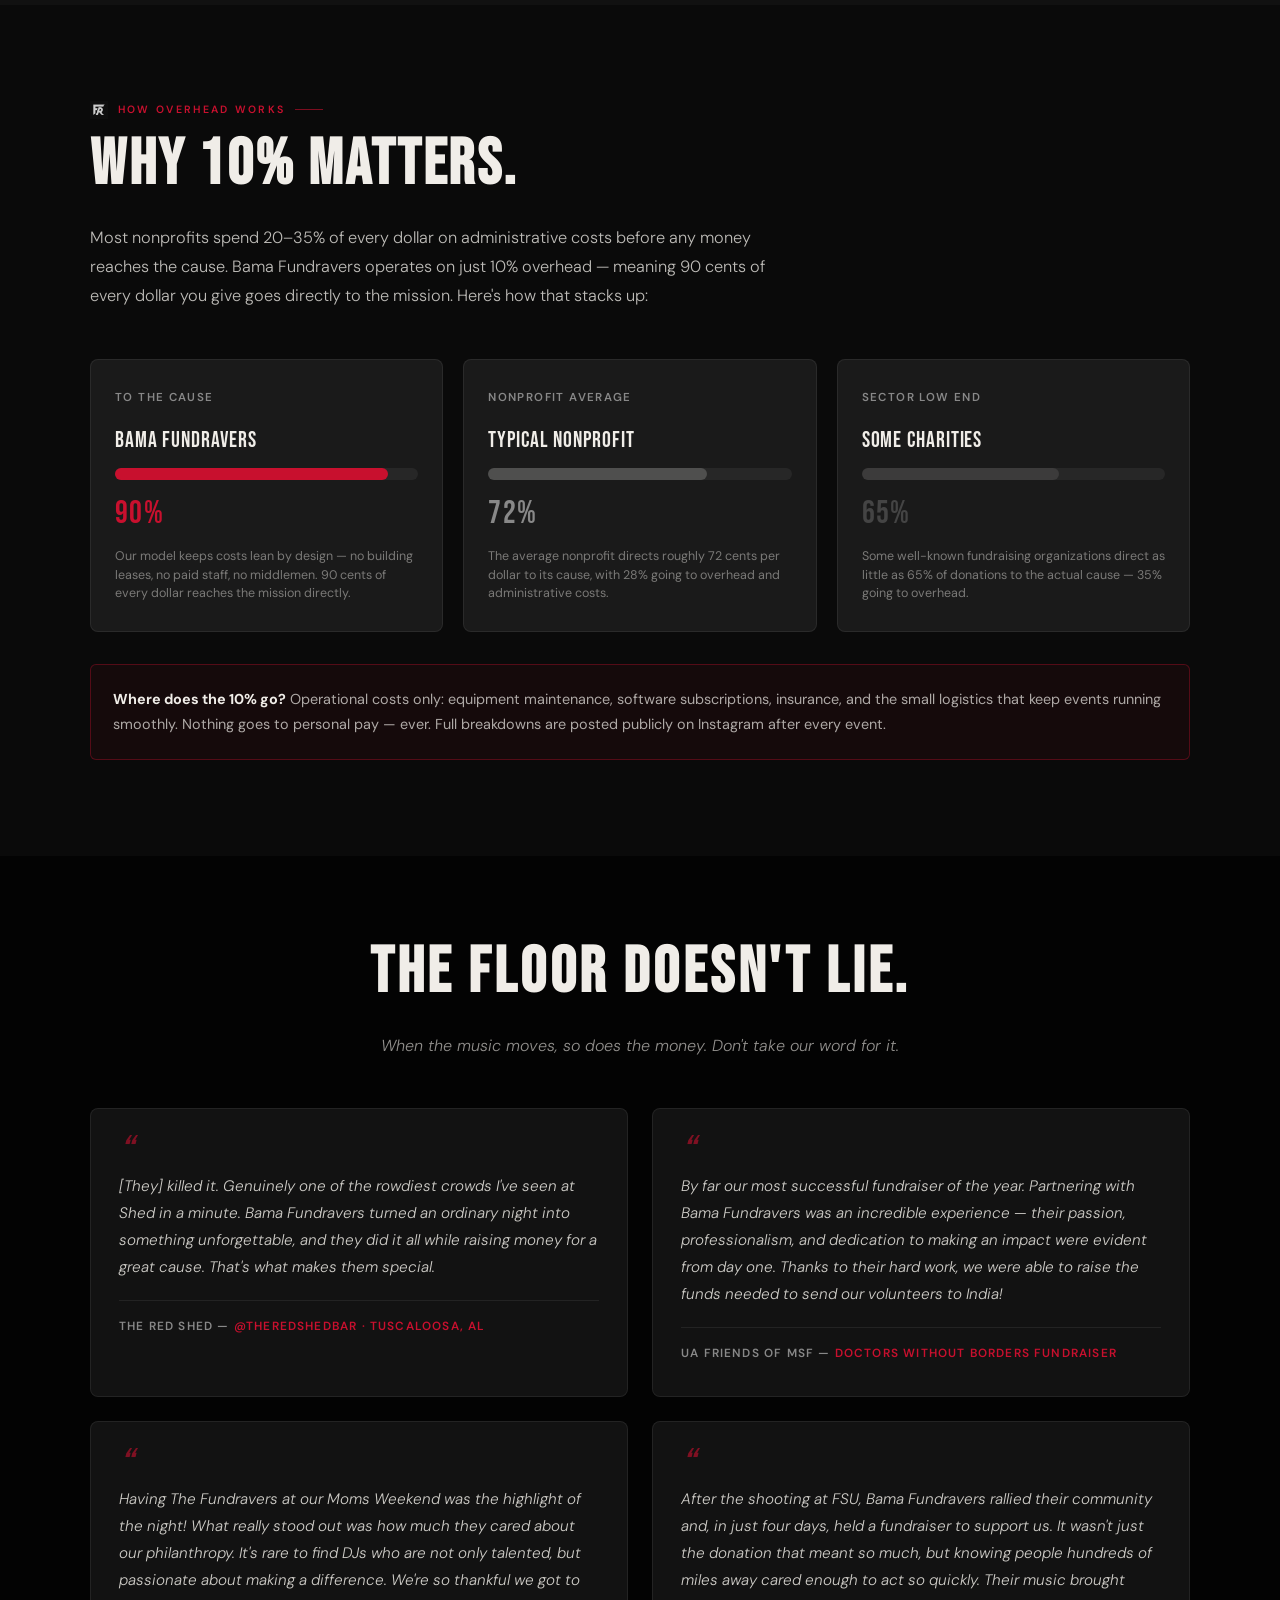
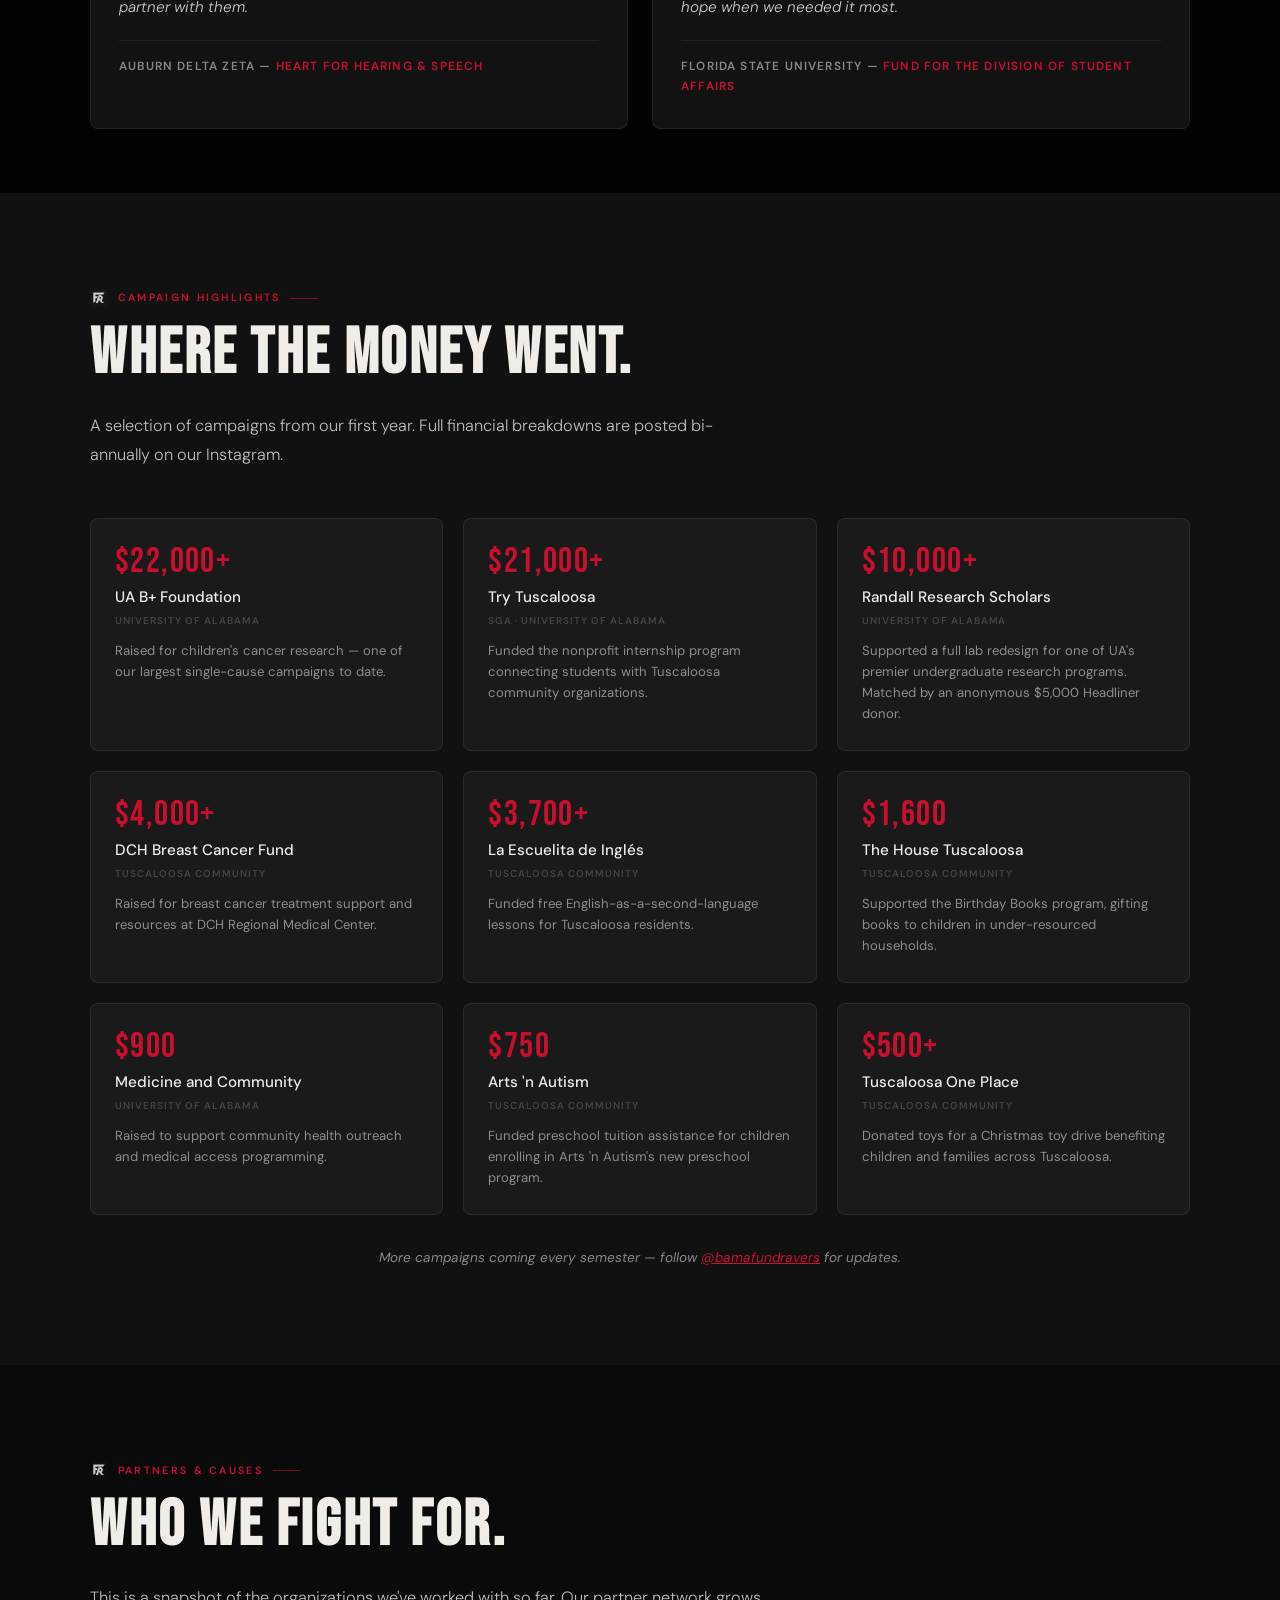
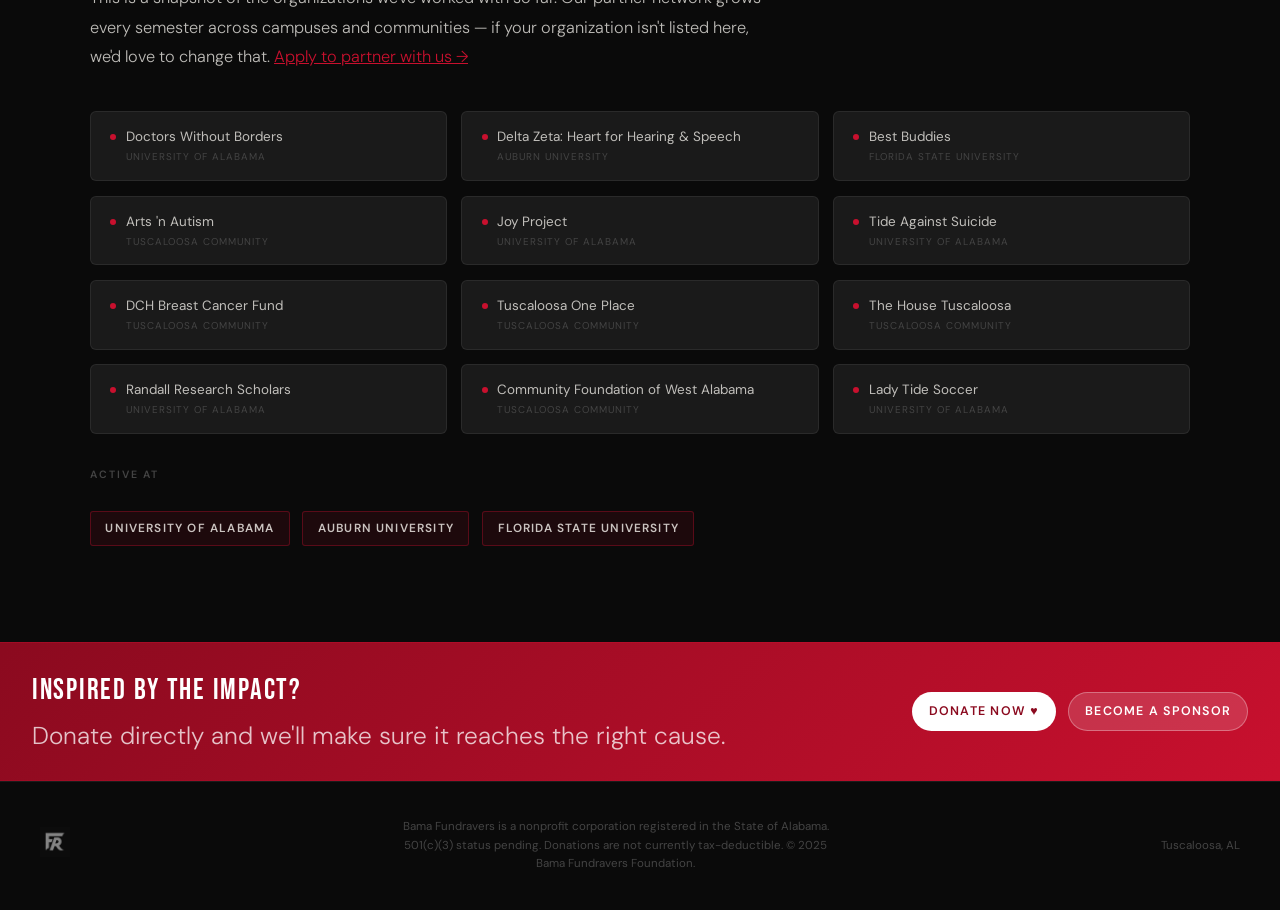
<file: impact.html>
<!DOCTYPE html>
<html lang="en">
<head>
<meta charset="UTF-8"/>
<meta name="viewport" content="width=device-width,initial-scale=1.0"/>
<title>Impact | Bama Fundravers</title>
<link rel="preconnect" href="https://fonts.googleapis.com"/>
<link rel="preconnect" href="https://fonts.gstatic.com" crossorigin/>
<link href="https://fonts.googleapis.com/css2?family=Bebas+Neue&family=DM+Sans:ital,opsz,wght@0,9..40,300;0,9..40,400;0,9..40,500;0,9..40,600;1,9..40,300&display=swap" rel="stylesheet"/>
<style>
*,*::before,*::after{box-sizing:border-box;margin:0;padding:0}
:root{
  --red:#C8102E;--red-dark:#8B0A1F;--gold:#C5A028;--gold-light:#E8C547;
  --bg:#0A0A0A;--bg2:#111;--bg3:#161616;--surface:#1A1A1A;
  --border:rgba(255,255,255,0.07);--border-accent:rgba(200,16,46,0.35);
  --text:#F0EDE8;--muted:#888;--muted2:#444;
  --font-display:'Bebas Neue',sans-serif;--font-body:'DM Sans',sans-serif;
}
html{scroll-behavior:smooth}
body{background:var(--bg);color:var(--text);font-family:var(--font-body);font-size:16px;line-height:1.65;overflow-x:hidden}
body::before{content:'';position:fixed;inset:0;background-image:url("data:image/svg+xml,%3Csvg viewBox='0 0 200 200' xmlns='http://www.w3.org/2000/svg'%3E%3Cfilter id='n'%3E%3CfeTurbulence type='fractalNoise' baseFrequency='0.85' numOctaves='4' stitchTiles='stitch'/%3E%3C/filter%3E%3Crect width='100%25' height='100%25' filter='url(%23n)' opacity='0.035'/%3E%3C/svg%3E");pointer-events:none;z-index:1000;opacity:0.6}

/* NAV */
nav{position:fixed;top:0;width:100%;z-index:900;display:flex;align-items:center;justify-content:space-between;padding:0.85rem 2.5rem;background:rgba(10,10,10,0.93);backdrop-filter:blur(14px);border-bottom:1px solid var(--border)}
.nav-logo img{height:40px;width:auto;display:block;mix-blend-mode:screen}
.nav-links{display:flex;gap:1.75rem;list-style:none;align-items:center}
.nav-links a{font-size:0.74rem;font-weight:500;letter-spacing:0.12em;text-transform:uppercase;color:var(--muted);text-decoration:none;transition:color 0.2s}
.nav-links a:hover,.nav-links a.active{color:var(--text)}
.nav-links a.active{border-bottom:1px solid var(--red);padding-bottom:1px}
.nav-donate{background:var(--red)!important;color:#fff!important;padding:0.4rem 1rem!important;border-radius:3px;border-bottom:none!important}
.nav-donate:hover{background:#a50d24!important}
.nav-apply{border:1px solid rgba(255,255,255,0.2)!important;color:var(--text)!important;padding:0.4rem 1rem!important;border-radius:3px;border-bottom:none!important}
.nav-apply:hover{border-color:rgba(255,255,255,0.5)!important;color:#fff!important}
.hamburger{display:none;flex-direction:column;gap:5px;cursor:pointer;background:none;border:none;padding:4px}
.hamburger span{display:block;width:22px;height:2px;background:var(--text);border-radius:2px}

/* FLOATING DONATE */
.float-donate{position:fixed;bottom:2rem;right:2rem;z-index:800;display:flex;flex-direction:column;align-items:center;gap:0.4rem}
.float-donate a{background:var(--red);color:#fff;font-size:0.72rem;font-weight:700;letter-spacing:0.1em;text-transform:uppercase;text-decoration:none;padding:0.65rem 1.25rem;border-radius:100px;box-shadow:0 4px 24px rgba(200,16,46,0.4);transition:transform 0.15s,background 0.2s;display:block;white-space:nowrap}
.float-donate a:hover{background:#a50d24;transform:translateY(-2px)}

/* HERO: FULL */
.hero-full{min-height:100vh;display:flex;flex-direction:column;align-items:center;justify-content:center;text-align:center;padding:8rem 2rem 5rem;position:relative;overflow:hidden}
.hero-photo{position:absolute;inset:0;background-image:url('assets/hero-photo.jpg');background-size:cover;background-position:center 30%;background-attachment:fixed}
.hero-overlay{position:absolute;inset:0;background:linear-gradient(to bottom,rgba(0,0,0,0.72) 0%,rgba(0,0,0,0.52) 50%,rgba(0,0,0,0.9) 100%)}
.hero-logo-mark{position:relative;margin-bottom:1.25rem}
.hero-logo-mark img{height:80px;width:auto;mix-blend-mode:screen;filter:drop-shadow(0 0 20px rgba(0,0,0,0.8))}
h1.hero-title{font-family:var(--font-display);font-size:clamp(4.5rem,13vw,10rem);letter-spacing:0.03em;line-height:0.92;color:#fff;position:relative;text-shadow:0 2px 40px rgba(0,0,0,0.8)}
h1.hero-title .accent{color:var(--red)}
.hero-sub{font-family:var(--font-display);font-size:clamp(1.2rem,3vw,2rem);letter-spacing:0.22em;color:rgba(240,237,232,0.65);margin-bottom:2rem;position:relative}
.hero-tagline{font-size:1rem;font-weight:300;color:rgba(240,237,232,0.58);max-width:460px;margin:0 auto 2.5rem;position:relative;font-style:italic}
.hero-btns{display:flex;gap:1rem;justify-content:center;flex-wrap:wrap;position:relative}
.hero-scroll{position:absolute;bottom:2.5rem;left:50%;transform:translateX(-50%);display:flex;flex-direction:column;align-items:center;gap:0.5rem;color:rgba(255,255,255,0.28);font-size:0.65rem;letter-spacing:0.18em;text-transform:uppercase}
.scroll-line{width:1px;height:36px;background:linear-gradient(to bottom,rgba(255,255,255,0.28),transparent);animation:scrollPulse 2s ease-in-out infinite}
@keyframes scrollPulse{0%,100%{opacity:0.3}50%{opacity:1}}

/* HERO: INNER */
.hero-inner{padding:7rem 2rem 4rem;position:relative;overflow:hidden;background:var(--bg2);border-bottom:1px solid var(--border)}
.hero-inner-bg{position:absolute;inset:0;background-image:linear-gradient(rgba(255,255,255,0.02) 1px,transparent 1px),linear-gradient(90deg,rgba(255,255,255,0.02) 1px,transparent 1px);background-size:60px 60px;mask-image:radial-gradient(ellipse 80% 100% at 50% 100%,black 0%,transparent 70%)}
.hero-inner-glow{position:absolute;inset:0;background:radial-gradient(ellipse 50% 80% at 50% 100%,rgba(200,16,46,0.08),transparent 70%)}
.hero-inner-content{max-width:900px;margin:0 auto;position:relative}
.hero-inner h1{font-family:var(--font-display);font-size:clamp(3rem,7vw,6rem);letter-spacing:0.04em;line-height:1;margin-bottom:1rem}
.hero-inner p{font-size:1.05rem;font-weight:300;color:rgba(240,237,232,0.65);max-width:560px;line-height:1.75}

/* BUTTONS */
.btn-primary{background:var(--red);color:#fff;padding:0.8rem 2rem;border-radius:3px;font-size:0.8rem;font-weight:600;letter-spacing:0.1em;text-transform:uppercase;text-decoration:none;transition:background 0.2s,transform 0.15s;display:inline-block}
.btn-primary:hover{background:#a50d24;transform:translateY(-1px)}
.btn-outline{background:transparent;color:var(--text);padding:0.8rem 2rem;border:1px solid rgba(255,255,255,0.25);border-radius:3px;font-size:0.8rem;font-weight:600;letter-spacing:0.1em;text-transform:uppercase;text-decoration:none;transition:border-color 0.2s,transform 0.15s;display:inline-block}
.btn-outline:hover{border-color:rgba(255,255,255,0.55);transform:translateY(-1px)}
.btn-white{background:#fff;color:#6b0a1a;padding:0.9rem 2.2rem;border-radius:3px;font-size:0.8rem;font-weight:700;letter-spacing:0.1em;text-transform:uppercase;text-decoration:none;transition:transform 0.15s,background 0.2s;display:inline-block}
.btn-white:hover{background:#f0ede8;transform:translateY(-1px)}
.btn-gold{background:var(--gold);color:#1a0a00;padding:0.8rem 2rem;border-radius:3px;font-size:0.8rem;font-weight:700;letter-spacing:0.1em;text-transform:uppercase;text-decoration:none;transition:background 0.2s,transform 0.15s;display:inline-block}
.btn-gold:hover{background:var(--gold-light);transform:translateY(-1px)}

/* STATS */
.stats-bar{background:var(--bg2);border-top:1px solid var(--border);border-bottom:1px solid var(--border);padding:2.5rem 2rem}
.stats-grid{max-width:1000px;margin:0 auto;display:grid;grid-template-columns:repeat(4,1fr)}
.stat-item{text-align:center;padding:1.5rem 1rem;border-right:1px solid var(--border)}
.stat-item:last-child{border-right:none}
.stat-num{font-family:var(--font-display);font-size:clamp(2.2rem,4vw,3.4rem);letter-spacing:0.04em;color:var(--red);line-height:1;margin-bottom:0.3rem}
.stat-label{font-size:0.72rem;font-weight:500;letter-spacing:0.12em;text-transform:uppercase;color:var(--muted)}

/* DONATE STRIP */
.donate-strip{background:linear-gradient(135deg,var(--red-dark,#8B0A1F),var(--red));padding:1.5rem 2rem;display:flex;align-items:center;justify-content:space-between;gap:1.5rem;flex-wrap:wrap;border-top:1px solid rgba(200,16,46,0.3);border-bottom:1px solid rgba(200,16,46,0.3)}
.donate-strip-text{font-family:var(--font-display);font-size:clamp(1.2rem,3vw,1.8rem);letter-spacing:0.06em;color:#fff}
.donate-strip-text span{opacity:0.75;font-size:0.85em;font-family:var(--font-body);font-weight:300;letter-spacing:0;display:block;margin-top:0.1rem}
.donate-strip-btns{display:flex;gap:0.75rem;flex-wrap:wrap;align-items:center}
.donate-pill{background:rgba(255,255,255,0.15);border:1px solid rgba(255,255,255,0.3);color:#fff;font-size:0.78rem;font-weight:600;letter-spacing:0.1em;text-transform:uppercase;padding:0.5rem 1rem;border-radius:100px;text-decoration:none;transition:background 0.2s}
.donate-pill:hover{background:rgba(255,255,255,0.28)}
.donate-pill.solid{background:#fff;color:var(--red-dark,#8B0A1F)}
.donate-pill.solid:hover{background:#f0ede8}

/* SECTIONS */
section{padding:6rem 2rem}
.section-inner{max-width:1100px;margin:0 auto}
.section-eyebrow{font-size:0.66rem;font-weight:600;letter-spacing:0.22em;text-transform:uppercase;color:var(--red);margin-bottom:0.8rem;display:flex;align-items:center;gap:0.6rem}
.section-eyebrow::after{content:'';display:block;height:1px;width:28px;background:var(--red);opacity:0.6}
.section-eyebrow img{height:18px;width:auto;mix-blend-mode:screen;opacity:0.8}
.section-title{font-family:var(--font-display);font-size:clamp(2.4rem,5vw,4rem);letter-spacing:0.04em;line-height:1.05;margin-bottom:1.5rem}
.section-body{font-size:1.02rem;font-weight:300;color:rgba(240,237,232,0.78);line-height:1.8;max-width:680px}

/* STORY */
.story-grid{display:grid;grid-template-columns:1fr 1fr;gap:5rem;align-items:start}
.story-right{display:flex;flex-direction:column;gap:1.75rem}
.story-block{padding:1.4rem;border-left:2px solid var(--red);background:var(--surface);border-radius:0 6px 6px 0}
.story-block-title{font-size:0.68rem;font-weight:600;letter-spacing:0.18em;text-transform:uppercase;color:var(--red);margin-bottom:0.45rem}
.story-block p{font-size:0.92rem;color:rgba(240,237,232,0.72);line-height:1.65}
.story-quote{font-family:var(--font-display);font-size:clamp(1.15rem,2.5vw,1.55rem);letter-spacing:0.05em;line-height:1.3;color:var(--text);padding:1.75rem;border:1px solid var(--border-accent);border-radius:6px;background:rgba(200,16,46,0.04)}
.story-quote em{color:var(--red);font-style:normal}

/* DONATE SECTION */
.donate-grid{display:grid;grid-template-columns:repeat(3,1fr);gap:1.5rem;margin-top:3rem}
.donate-card{background:var(--surface);border:1px solid var(--border);border-radius:8px;padding:2rem 1.75rem;transition:border-color 0.25s}
.donate-card:hover{border-color:var(--border-accent)}
.donate-icon{width:44px;height:44px;border-radius:8px;background:rgba(200,16,46,0.12);display:flex;align-items:center;justify-content:center;margin-bottom:1.2rem;font-size:1.4rem}
.donate-method{font-family:var(--font-display);font-size:1.6rem;letter-spacing:0.06em;margin-bottom:0.4rem}
.donate-handle{font-size:0.98rem;color:var(--red);font-weight:500;margin-bottom:0.9rem;word-break:break-all}
.donate-note{font-size:0.8rem;color:rgba(240,237,232,0.43);line-height:1.55}
.donate-disclaimer{margin-top:2.25rem;padding:1.2rem 1.4rem;border:1px solid rgba(197,160,40,0.22);border-radius:6px;background:rgba(197,160,40,0.04);font-size:0.8rem;color:rgba(240,237,232,0.52);line-height:1.6}
.donate-disclaimer strong{color:#E8C547}

/* HOW IT WORKS */
.how-steps{display:grid;grid-template-columns:repeat(3,1fr);margin-top:3rem;border:1px solid var(--border);border-radius:8px;overflow:hidden}
.how-step{background:var(--surface);padding:2.5rem 2rem;position:relative}
.how-step:not(:last-child){border-right:1px solid var(--border)}
.step-num{font-family:var(--font-display);font-size:5rem;line-height:1;color:rgba(200,16,46,0.1);position:absolute;top:1rem;right:1.5rem}
.step-title{font-family:var(--font-display);font-size:1.6rem;letter-spacing:0.05em;margin-bottom:0.65rem;position:relative}
.step-body{font-size:0.9rem;color:rgba(240,237,232,0.62);line-height:1.7;position:relative}

/* PARALLAX */
.parallax-break{min-height:420px;position:relative;overflow:hidden;display:flex;flex-direction:column;align-items:center;justify-content:center;padding:4rem 2rem}
.parallax-bg{position:absolute;inset:-60px;background-size:cover;background-position:center 40%;background-attachment:fixed}
.parallax-overlay{position:absolute;inset:0;background:rgba(0,0,0,0.68)}
.parallax-content{position:relative;z-index:2;width:100%;max-width:1100px}
.parallax-content h2{font-family:var(--font-display);font-size:clamp(2rem,5vw,4rem);letter-spacing:0.06em;text-align:center;margin-bottom:0.5rem}
.parallax-content .sub{font-size:1rem;font-weight:300;color:rgba(240,237,232,0.6);text-align:center;font-style:italic;margin-bottom:3rem}

/* TESTIMONIALS */
.testi-grid{display:grid;grid-template-columns:repeat(2,1fr);gap:1.5rem}
.testi-card{background:rgba(20,20,20,0.92);border:1px solid var(--border);border-radius:8px;padding:2rem 1.75rem;display:flex;flex-direction:column;gap:1.2rem;backdrop-filter:blur(8px)}
.testi-quote{font-size:0.95rem;font-weight:300;color:rgba(240,237,232,0.85);line-height:1.78;font-style:italic}
.testi-quote::before{content:'\201C';font-family:var(--font-display);font-size:2.5rem;line-height:0.5;color:var(--red);opacity:0.6;display:block;margin-bottom:0.75rem}
.testi-author{font-size:0.74rem;font-weight:600;letter-spacing:0.1em;text-transform:uppercase;color:var(--muted);border-top:1px solid var(--border);padding-top:1rem}
.testi-author span{color:var(--red)}

/* HONOR ROLL FEATURE */
.honor-feature{background:linear-gradient(135deg,rgba(197,160,40,0.06),rgba(200,16,46,0.04));border:1px solid rgba(197,160,40,0.3);border-radius:12px;padding:3rem;margin-top:1rem;position:relative;overflow:hidden}
.honor-feature::before{content:'';position:absolute;top:-40px;right:-40px;width:200px;height:200px;background:url('assets/fr-logo.png') center/contain no-repeat;mix-blend-mode:screen;opacity:0.04}
.honor-crown{font-size:2rem;margin-bottom:0.5rem}
.honor-feature-title{font-family:var(--font-display);font-size:clamp(2rem,4vw,3.2rem);letter-spacing:0.06em;color:var(--gold-light,#E8C547);margin-bottom:0.35rem}
.honor-feature-sub{font-size:0.82rem;color:rgba(240,237,232,0.5);margin-bottom:2rem;font-style:italic}
.honor-entry{display:flex;align-items:center;justify-content:space-between;padding:1rem 0;border-bottom:1px solid rgba(197,160,40,0.15);gap:1rem;flex-wrap:wrap}
.honor-entry:last-child{border-bottom:none}
.honor-name{font-weight:500;font-size:1rem}
.honor-desc{font-size:0.8rem;color:var(--muted);margin-top:0.15rem}
.honor-right{display:flex;align-items:center;gap:0.75rem;flex-shrink:0}
.honor-amount{font-family:var(--font-display);font-size:1.5rem;letter-spacing:0.04em;color:var(--gold-light,#E8C547)}
.honor-tier{font-size:0.62rem;font-weight:700;letter-spacing:0.12em;text-transform:uppercase;background:rgba(197,160,40,0.15);color:var(--gold-light,#E8C547);padding:0.25rem 0.6rem;border-radius:3px;border:1px solid rgba(197,160,40,0.25)}
.honor-cta{margin-top:2rem;display:flex;align-items:center;justify-content:space-between;flex-wrap:wrap;gap:1rem}
.honor-cta p{font-size:0.85rem;color:rgba(240,237,232,0.5)}

/* MASCOT SECTION */
.mascot-section{background:var(--bg3);border-top:1px solid var(--border);padding:4rem 2rem;display:flex;flex-direction:column;align-items:center;gap:1.5rem;text-align:center;position:relative;overflow:hidden}
.mascot-section::before{content:'';position:absolute;left:-5%;top:-20%;width:110%;height:140%;background:url('assets/mascot-white.png') center/contain no-repeat;opacity:0.03;pointer-events:none}
.mascot-section img{height:160px;width:auto;opacity:0.9;position:relative}
.mascot-tagline{font-family:var(--font-display);font-size:clamp(1.6rem,3vw,2.5rem);letter-spacing:0.1em;color:var(--muted);max-width:500px;line-height:1.2;position:relative}
.mascot-tagline em{color:var(--red);font-style:normal}

/* APPLY BAND */
.apply-band{background:var(--red-dark,#8B0A1F);border-top:1px solid rgba(200,16,46,0.5);border-bottom:1px solid rgba(200,16,46,0.5);position:relative;overflow:hidden}
.apply-band::before{content:'';position:absolute;inset:0;background:radial-gradient(ellipse 60% 80% at 80% 50%,rgba(200,16,46,0.28),transparent 70%);pointer-events:none}
.apply-band .section-inner{display:flex;align-items:center;justify-content:space-between;gap:2rem;flex-wrap:wrap;position:relative}
.apply-band h2{font-family:var(--font-display);font-size:clamp(1.8rem,4vw,3rem);letter-spacing:0.06em;line-height:1.1;margin-bottom:0.75rem}
.apply-band p{font-size:0.98rem;color:rgba(240,237,232,0.68);max-width:480px;line-height:1.65}

/* CONTACT */
.contact-grid{display:grid;grid-template-columns:1fr 1fr;gap:5rem;margin-top:3rem}
.contact-items{display:flex;flex-direction:column;gap:1.75rem}
.contact-item{display:flex;flex-direction:column;gap:0.25rem}
.contact-label{font-size:0.66rem;font-weight:600;letter-spacing:0.2em;text-transform:uppercase;color:var(--muted);margin-bottom:0.15rem}
.contact-value{font-size:1.02rem;color:var(--text);text-decoration:none;transition:color 0.2s}
.contact-value:hover{color:var(--red)}
.contact-cta p{font-size:0.98rem;font-weight:300;color:rgba(240,237,232,0.62);line-height:1.78;margin-bottom:2rem}
.social-links{display:flex;gap:1rem;flex-wrap:wrap}
.social-link{display:inline-flex;align-items:center;background:var(--surface);border:1px solid var(--border);color:var(--text);font-size:0.78rem;font-weight:500;letter-spacing:0.08em;padding:0.5rem 1.1rem;border-radius:3px;text-decoration:none;transition:border-color 0.2s}
.social-link:hover{border-color:rgba(255,255,255,0.28)}

/* FOOTER */
footer{background:var(--bg);border-top:1px solid var(--border);padding:2.25rem 2.5rem;display:flex;align-items:center;justify-content:space-between;flex-wrap:wrap;gap:1rem}
.footer-logo img{height:30px;width:auto;mix-blend-mode:screen;opacity:0.5}
.footer-legal{font-size:0.72rem;color:var(--muted2);line-height:1.6;text-align:center;max-width:440px}
.footer-right{font-size:0.72rem;color:var(--muted2)}

/* ARTISTS (about page) */
.artist-card{background:var(--surface);border:1px solid var(--border);border-radius:8px;overflow:hidden;transition:border-color .25s,transform .25s;display:flex;flex-direction:row}
.artist-card:hover{border-color:var(--border-accent);transform:translateY(-3px)}
.artist-photo{width:180px;min-width:180px;aspect-ratio:auto;position:relative;overflow:hidden;flex-shrink:0}
.artist-photo img{width:100%;height:100%;object-fit:cover;object-position:top}
.artist-info{padding:1.4rem}
.artist-name{font-family:var(--font-display);font-size:1.5rem;letter-spacing:0.06em;margin-bottom:0.15rem}
.artist-role{font-size:0.68rem;font-weight:600;color:var(--muted);letter-spacing:0.12em;text-transform:uppercase;margin-bottom:0.25rem}
.artist-genre{font-size:0.7rem;font-weight:500;color:var(--red);letter-spacing:0.1em;text-transform:uppercase;margin-bottom:0.85rem;line-height:1.5}
.artist-bio{font-size:0.88rem;color:rgba(240,237,232,0.62);line-height:1.7}

/* BOARD */
.board-grid{display:grid;grid-template-columns:repeat(5,1fr);gap:1rem;margin-top:3rem}
.board-card{background:var(--surface);border:1px solid var(--border);border-radius:8px;padding:1.25rem 1rem;text-align:center;transition:border-color .25s}
.board-card:hover{border-color:var(--border-accent)}
.board-photo{width:72px;height:72px;border-radius:50%;margin:0 auto 0.9rem;overflow:hidden;border:2px solid var(--border-accent);background:var(--bg2)}
.board-photo img{width:100%;height:100%;object-fit:cover;object-position:top}
.board-photo-init{width:72px;height:72px;border-radius:50%;margin:0 auto 0.9rem;display:flex;align-items:center;justify-content:center;font-family:var(--font-display);font-size:1.4rem;color:var(--red);background:var(--bg2);border:2px solid var(--border-accent)}
.board-name{font-family:var(--font-display);font-size:1.05rem;letter-spacing:0.04em;margin-bottom:0.2rem;line-height:1.2}
.board-role{font-size:0.64rem;font-weight:600;color:var(--red);letter-spacing:0.1em;text-transform:uppercase;margin-bottom:0.5rem}
.board-degree{font-size:0.72rem;color:rgba(240,237,232,0.42);line-height:1.5}

/* CAMPAIGNS */
.campaign-grid{display:grid;grid-template-columns:repeat(3,1fr);gap:1.25rem;margin-top:3rem}
.campaign-card{background:var(--surface);border:1px solid var(--border);border-radius:8px;padding:1.6rem 1.5rem;transition:border-color .25s}
.campaign-card:hover{border-color:var(--border-accent)}
.campaign-amt{font-family:var(--font-display);font-size:2.2rem;letter-spacing:0.04em;color:var(--red);line-height:1;margin-bottom:0.35rem}
.campaign-org{font-size:.95rem;font-weight:500;color:var(--text);margin-bottom:.2rem}
.campaign-uni{font-size:.62rem;font-weight:600;letter-spacing:.1em;text-transform:uppercase;color:var(--muted2);margin-bottom:.65rem}
.campaign-desc{font-size:.82rem;color:rgba(240,237,232,.55);line-height:1.6}

/* OVERHEAD */
.overhead-compare{display:grid;grid-template-columns:1fr 1fr 1fr;gap:1.25rem;margin-top:3rem}
.overhead-bar-wrap{background:var(--surface);border:1px solid var(--border);border-radius:8px;padding:1.75rem 1.5rem}
.overhead-label{font-size:.72rem;font-weight:600;letter-spacing:.12em;text-transform:uppercase;color:var(--muted);margin-bottom:1rem}
.overhead-org{font-family:var(--font-display);font-size:1.4rem;letter-spacing:.04em;margin-bottom:.5rem}
.overhead-bar-bg{height:12px;background:rgba(255,255,255,.06);border-radius:100px;margin-bottom:.5rem}
.overhead-bar-fill{height:100%;border-radius:100px;background:var(--red)}
.overhead-pct{font-family:var(--font-display);font-size:2rem;letter-spacing:.04em;color:var(--red)}
.overhead-note{font-size:.78rem;color:rgba(240,237,232,.45);margin-top:.4rem;line-height:1.5}

/* CAUSES */
.causes-grid{display:grid;grid-template-columns:repeat(3,1fr);gap:0.9rem;margin-top:1rem}
.cause-chip{background:var(--surface);border:1px solid var(--border);border-radius:6px;padding:1rem 1.2rem;font-size:0.84rem;color:rgba(240,237,232,0.78);line-height:1.4;display:flex;align-items:flex-start;gap:0.6rem}
.cause-dot{width:6px;height:6px;border-radius:50%;background:var(--red);margin-top:0.45em;flex-shrink:0}
.cause-uni{font-size:.62rem;letter-spacing:.1em;text-transform:uppercase;color:var(--muted2);display:block;margin-top:.2rem}
.uni-badges{display:flex;gap:.8rem;flex-wrap:wrap;margin-top:1.75rem}
.uni-badge{background:rgba(200,16,46,0.1);border:1px solid var(--border-accent);color:rgba(240,237,232,0.82);font-size:.74rem;font-weight:600;letter-spacing:.1em;text-transform:uppercase;padding:.4rem .9rem;border-radius:3px}

/* TIERS */
.tier-grid{display:grid;grid-template-columns:repeat(3,1fr);gap:1.5rem;margin-top:3rem}
.tier-card{background:var(--surface);border:1px solid var(--border);border-radius:8px;padding:2.25rem 2rem;position:relative;transition:border-color .25s}
.tier-card.featured{border:2px solid var(--red)}
.tier-badge{position:absolute;top:-13px;left:50%;transform:translateX(-50%);background:var(--red);color:#fff;font-size:.65rem;font-weight:700;letter-spacing:.14em;text-transform:uppercase;padding:.3rem .9rem;border-radius:3px;white-space:nowrap}
.tier-name{font-family:var(--font-display);font-size:2rem;letter-spacing:.06em;margin-bottom:.25rem}
.tier-range{font-size:.82rem;color:var(--red);font-weight:600;letter-spacing:.08em;margin-bottom:1.5rem}
.tier-perks{list-style:none;display:flex;flex-direction:column;gap:.65rem;margin-bottom:1.75rem}
.tier-perks li{font-size:.88rem;color:rgba(240,237,232,.72);line-height:1.5;display:flex;gap:.6rem}
.tier-perks li::before{content:'✓';color:var(--red);font-weight:700;flex-shrink:0}
.tier-perks li.honor{color:rgba(240,237,232,.9);font-weight:500}

/* FORM */
.form-card{background:var(--surface);border:1px solid var(--border);border-radius:8px;padding:2.5rem}
.form-row{display:grid;grid-template-columns:1fr 1fr;gap:1.25rem;margin-bottom:1.25rem}
.form-group{display:flex;flex-direction:column;gap:0.4rem;margin-bottom:1.25rem}
.form-group label{font-size:.7rem;font-weight:600;letter-spacing:.14em;text-transform:uppercase;color:var(--muted)}
.form-group input,.form-group select,.form-group textarea{background:var(--bg2);border:1px solid rgba(255,255,255,0.1);border-radius:4px;padding:.7rem .9rem;color:var(--text);font-family:var(--font-body);font-size:.95rem;transition:border-color .2s;width:100%}
.form-group input:focus,.form-group select:focus,.form-group textarea:focus{outline:none;border-color:var(--red)}
.form-group select option{background:var(--bg2)}
.form-group textarea{resize:vertical;min-height:120px}

/* WHY CARDS */
.why-grid{display:grid;grid-template-columns:repeat(3,1fr);gap:1.25rem;margin-top:3rem}
.why-card{background:var(--surface);border:1px solid var(--border);border-radius:8px;padding:1.75rem 1.5rem}
.why-num{font-family:var(--font-display);font-size:2.8rem;letter-spacing:.04em;color:var(--red);line-height:1;margin-bottom:.4rem}
.why-label{font-size:.72rem;font-weight:600;letter-spacing:.12em;text-transform:uppercase;color:var(--muted);margin-bottom:.6rem}
.why-desc{font-size:.88rem;color:rgba(240,237,232,.6);line-height:1.65}

/* TRACK */
.track-grid{display:grid;grid-template-columns:1fr 1fr;gap:2rem;margin-top:3rem}
.track-card{background:var(--surface);border:1px solid var(--border);border-radius:8px;padding:2.5rem 2rem;transition:border-color .25s}
.track-card:hover{border-color:var(--border-accent)}
.track-icon{font-size:2rem;margin-bottom:1rem}
.track-title{font-family:var(--font-display);font-size:1.8rem;letter-spacing:.05em;margin-bottom:.5rem}
.track-desc{font-size:.92rem;color:rgba(240,237,232,.65);line-height:1.75;margin-bottom:2rem}

/* PROCESS */
.process-steps{display:flex;flex-direction:column;gap:0;margin-top:3rem;border:1px solid var(--border);border-radius:8px;overflow:hidden}
.process-step{background:var(--surface);padding:1.75rem 2rem;display:flex;gap:1.5rem;align-items:flex-start;border-bottom:1px solid var(--border)}
.process-step:last-child{border-bottom:none}
.pstep-num{font-family:var(--font-display);font-size:2.5rem;letter-spacing:.04em;color:rgba(200,16,46,.3);line-height:1;flex-shrink:0;width:2.5rem}
.pstep-title{font-family:var(--font-display);font-size:1.3rem;letter-spacing:.04em;margin-bottom:.3rem}
.pstep-body{font-size:.88rem;color:rgba(240,237,232,.6);line-height:1.65}

/* MOBILE */
@media(max-width:900px){
  nav{padding:.9rem 1.5rem}
  .nav-links{display:none;flex-direction:column;position:absolute;top:100%;left:0;width:100%;background:rgba(10,10,10,0.98);padding:1.5rem;gap:1.25rem;border-bottom:1px solid var(--border)}
  .nav-links.open{display:flex}
  .hamburger{display:flex}
  .stats-grid{grid-template-columns:repeat(2,1fr)}
  .stat-item{border-right:none;border-bottom:1px solid var(--border)}
  .stat-item:nth-child(odd){border-right:1px solid var(--border)}
  .stat-item:nth-last-child(-n+2){border-bottom:none}
  .story-grid{grid-template-columns:1fr;gap:3rem}
  .how-steps{grid-template-columns:1fr}
  .how-step:not(:last-child){border-right:none;border-bottom:1px solid var(--border)}
  .testi-grid{grid-template-columns:1fr}
  .causes-grid{grid-template-columns:repeat(2,1fr)}
  .donate-grid{grid-template-columns:1fr}
  .contact-grid{grid-template-columns:1fr;gap:3rem}
  .apply-band .section-inner{flex-direction:column}
  .donate-strip{flex-direction:column;text-align:center}
  .hero-photo,.parallax-bg{background-attachment:scroll}
  .form-row{grid-template-columns:1fr}
  footer{flex-direction:column;text-align:center}
  .board-grid{grid-template-columns:repeat(3,1fr)}
  .overhead-compare{grid-template-columns:1fr}
  .campaign-grid{grid-template-columns:repeat(2,1fr)}
  .tier-grid{grid-template-columns:1fr}
  .why-grid{grid-template-columns:repeat(2,1fr)}
  .track-grid{grid-template-columns:1fr}
  .float-donate{bottom:1rem;right:1rem}
  .artist-card{flex-direction:column}
  .artist-photo{width:100%;min-width:unset;height:200px}
}
@media(max-width:550px){
  .causes-grid{grid-template-columns:1fr}
  .board-grid{grid-template-columns:repeat(2,1fr)}
  .campaign-grid{grid-template-columns:1fr}
  .why-grid{grid-template-columns:1fr}
}

/* === NAV SCROLL HIDE === */
nav { opacity: 0; transform: translateY(-6px); transition: opacity 0.3s, transform 0.3s; }
nav.nav-visible { opacity: 1; transform: translateY(0); }
</style>
</head>
<body>
<nav>
  <a class="nav-logo" href="index.html"><img src="assets/fr-logo.png" alt="Fundravers"/></a>
  <ul class="nav-links" id="navLinks">
    <li><a href="index.html" >Home</a></li>
    <li><a href="about.html" >About</a></li>
    <li><a href="impact.html" class='active'>Impact</a></li>
    <li><a href="sponsors.html" >Sponsors</a></li>
    <li><a href="apply.html" class="nav-apply">Apply</a></li>
    <li><a href="donate.html" class="nav-donate">Donate</a></li>
  </ul>
  <button class="hamburger" id="hamburger" aria-label="Menu"><span></span><span></span><span></span></button>
</nav>
<!-- Floating donate -->
<div class="float-donate"><a href="donate.html">Donate &#9829;</a></div>
<div class="hero-inner" style="background:linear-gradient(rgba(10,10,10,0.88),rgba(10,10,10,0.88)),url('assets/bg-crowd.jpg') center/cover">
  <div class="hero-inner-bg"></div>
  <div class="hero-inner-glow"></div>
  <div class="hero-inner-content">
    <div class="section-eyebrow"><img src="assets/fr-logo.png" alt=""/>Transparency</div>
    <h1>Our Impact.</h1>
    <p>Every dollar, every cause, every breakdown — publicly posted. No ambiguity, no exceptions.</p>
  </div>
</div>

<div class="stats-bar">
  <div class="stats-grid">
    <div class="stat-item"><div class="stat-num">$110K+</div><div class="stat-label">Total Raised</div></div>
    <div class="stat-item"><div class="stat-num">27+</div><div class="stat-label">Events Hosted</div></div>
    <div class="stat-item"><div class="stat-num">20+</div><div class="stat-label">Organizations Served</div></div>
    <div class="stat-item"><div class="stat-num">10%</div><div class="stat-label">Overhead — That's It</div></div>
  </div>
</div>

<!-- HONOR ROLL — TOP, PROMINENT -->
<section id="honor-roll" style="background:var(--bg2);padding:6rem 2rem;">
  <div class="section-inner">
    <div class="section-eyebrow"><img src="assets/fr-logo.png" alt=""/>Honor Roll</div>
    <h2 class="section-title">Those who made it possible.</h2>
    <p class="section-body" style="margin-bottom:2.5rem">Featured Act ($1,000–$5,000) and Headliner ($5,000+) sponsors and major individual donors are permanently recognized here. These are the people and organizations whose generosity amplifies the mission beyond a single night.</p>
    <div class="honor-feature" style="margin-bottom:2rem">
      <div class="honor-crown">&#11088;</div>
      <div class="honor-feature-title">Headliner Donors</div>
      <div class="honor-feature-sub">$5,000 and above &mdash; the highest level of impact</div>
      <div class="honor-entry">
        <div>
          <div class="honor-name">Anonymous Donor</div>
          <div class="honor-desc">Matching contribution for the Randall Research Scholars Program Lab Redesign</div>
        </div>
        <div class="honor-right">
          <span class="honor-tier">Headliner</span>
          <div class="honor-amount">$5,000</div>
        </div>
      </div>
      <div class="honor-cta">
        <p>Your name could be here permanently. Become a Featured Act or Headliner sponsor and join our honor roll.</p>
        <a href="sponsors.html" class="btn-gold">Become a Sponsor &#8599;</a>
      </div>
    </div>
    <div style="background:var(--surface);border:1px solid var(--border);border-radius:8px;padding:2rem;opacity:0.65;text-align:center">
      <p style="font-size:.88rem;color:var(--muted);font-style:italic">Featured Act donors ($1,000–$5,000) will be listed here as our sponsor program grows. <a href="sponsors.html" style="color:var(--red)">Learn about sponsorship tiers &rarr;</a></p>
    </div>
  </div>
</section>

<!-- OVERHEAD -->
<section style="padding:6rem 2rem;">
  <div class="section-inner">
    <div class="section-eyebrow"><img src="assets/fr-logo.png" alt=""/>How Overhead Works</div>
    <h2 class="section-title">Why 10% matters.</h2>
    <p class="section-body" style="margin-bottom:1rem">Most nonprofits spend 20–35% of every dollar on administrative costs before any money reaches the cause. Bama Fundravers operates on just 10% overhead — meaning 90 cents of every dollar you give goes directly to the mission. Here's how that stacks up:</p>
    <div class="overhead-compare">
      <div class="overhead-bar-wrap">
        <div class="overhead-label">To the cause</div>
        <div class="overhead-org">Bama Fundravers</div>
        <div class="overhead-bar-bg"><div class="overhead-bar-fill" style="width:90%"></div></div>
        <div class="overhead-pct">90%</div>
        <p class="overhead-note">Our model keeps costs lean by design — no building leases, no paid staff, no middlemen. 90 cents of every dollar reaches the mission directly.</p>
      </div>
      <div class="overhead-bar-wrap">
        <div class="overhead-label">Nonprofit average</div>
        <div class="overhead-org">Typical Nonprofit</div>
        <div class="overhead-bar-bg"><div class="overhead-bar-fill" style="width:72%;background:rgba(240,237,232,.2)"></div></div>
        <div class="overhead-pct" style="color:var(--muted)">72%</div>
        <p class="overhead-note">The average nonprofit directs roughly 72 cents per dollar to its cause, with 28% going to overhead and administrative costs.</p>
      </div>
      <div class="overhead-bar-wrap">
        <div class="overhead-label">Sector low end</div>
        <div class="overhead-org">Some Charities</div>
        <div class="overhead-bar-bg"><div class="overhead-bar-fill" style="width:65%;background:rgba(240,237,232,.1)"></div></div>
        <div class="overhead-pct" style="color:var(--muted2)">65%</div>
        <p class="overhead-note">Some well-known fundraising organizations direct as little as 65% of donations to the actual cause — 35% going to overhead.</p>
      </div>
    </div>
    <div style="margin-top:2rem;padding:1.4rem;background:rgba(200,16,46,0.06);border:1px solid var(--border-accent);border-radius:6px;font-size:.9rem;color:rgba(240,237,232,.7);line-height:1.7">
      <strong style="color:var(--text)">Where does the 10% go?</strong> Operational costs only: equipment maintenance, software subscriptions, insurance, and the small logistics that keep events running smoothly. Nothing goes to personal pay — ever. Full breakdowns are posted publicly on Instagram after every event.
    </div>
  </div>
</section>

<!-- PARALLAX + TESTIMONIALS -->
<div class="parallax-break">
  <div class="parallax-bg" style="background-image:url('assets/bg-crowd.jpg')"></div>
  <div class="parallax-overlay"></div>
  <div class="parallax-content">
    <h2>The floor doesn't lie.</h2>
    <p class="sub">When the music moves, so does the money. Don't take our word for it.</p>
    <div class="testi-grid">
      <div class="testi-card">
        <div class="testi-quote">[They] killed it. Genuinely one of the rowdiest crowds I've seen at Shed in a minute. Bama Fundravers turned an ordinary night into something unforgettable, and they did it all while raising money for a great cause. That's what makes them special.</div>
        <div class="testi-author">The Red Shed &mdash; <span>@theredshedbar &middot; Tuscaloosa, AL</span></div>
      </div>
      <div class="testi-card">
        <div class="testi-quote">By far our most successful fundraiser of the year. Partnering with Bama Fundravers was an incredible experience — their passion, professionalism, and dedication to making an impact were evident from day one. Thanks to their hard work, we were able to raise the funds needed to send our volunteers to India!</div>
        <div class="testi-author">UA Friends of MSF &mdash; <span>Doctors Without Borders Fundraiser</span></div>
      </div>
      <div class="testi-card">
        <div class="testi-quote">Having The Fundravers at our Moms Weekend was the highlight of the night! What really stood out was how much they cared about our philanthropy. It's rare to find DJs who are not only talented, but passionate about making a difference. We're so thankful we got to partner with them.</div>
        <div class="testi-author">Auburn Delta Zeta &mdash; <span>Heart for Hearing &amp; Speech</span></div>
      </div>
      <div class="testi-card">
        <div class="testi-quote">After the shooting at FSU, Bama Fundravers rallied their community and, in just four days, held a fundraiser to support us. It wasn't just the donation that meant so much, but knowing people hundreds of miles away cared enough to act so quickly. Their music brought hope when we needed it most.</div>
        <div class="testi-author">Florida State University &mdash; <span>Fund for the Division of Student Affairs</span></div>
      </div>
    </div>
  </div>
</div>


<!-- CAMPAIGNS -->
<section style="background:var(--bg2);padding:6rem 2rem;">
  <div class="section-inner">
    <div class="section-eyebrow"><img src="assets/fr-logo.png" alt=""/>Campaign Highlights</div>
    <h2 class="section-title">Where the money went.</h2>
    <p class="section-body">A selection of campaigns from our first year. Full financial breakdowns are posted bi-annually on our Instagram.</p>
    <div class="campaign-grid">
      <div class="campaign-card"><div class="campaign-amt">$22,000+</div><div class="campaign-org">UA B+ Foundation</div><div class="campaign-uni">University of Alabama</div><p class="campaign-desc">Raised for children's cancer research — one of our largest single-cause campaigns to date.</p></div>
      <div class="campaign-card"><div class="campaign-amt">$21,000+</div><div class="campaign-org">Try Tuscaloosa</div><div class="campaign-uni">SGA &middot; University of Alabama</div><p class="campaign-desc">Funded the nonprofit internship program connecting students with Tuscaloosa community organizations.</p></div>
      <div class="campaign-card"><div class="campaign-amt">$10,000+</div><div class="campaign-org">Randall Research Scholars</div><div class="campaign-uni">University of Alabama</div><p class="campaign-desc">Supported a full lab redesign for one of UA's premier undergraduate research programs. Matched by an anonymous $5,000 Headliner donor.</p></div>
      <div class="campaign-card"><div class="campaign-amt">$4,000+</div><div class="campaign-org">DCH Breast Cancer Fund</div><div class="campaign-uni">Tuscaloosa Community</div><p class="campaign-desc">Raised for breast cancer treatment support and resources at DCH Regional Medical Center.</p></div>
      <div class="campaign-card"><div class="campaign-amt">$3,700+</div><div class="campaign-org">La Escuelita de Ingl&eacute;s</div><div class="campaign-uni">Tuscaloosa Community</div><p class="campaign-desc">Funded free English-as-a-second-language lessons for Tuscaloosa residents.</p></div>
      <div class="campaign-card"><div class="campaign-amt">$1,600</div><div class="campaign-org">The House Tuscaloosa</div><div class="campaign-uni">Tuscaloosa Community</div><p class="campaign-desc">Supported the Birthday Books program, gifting books to children in under-resourced households.</p></div>
      <div class="campaign-card"><div class="campaign-amt">$900</div><div class="campaign-org">Medicine and Community</div><div class="campaign-uni">University of Alabama</div><p class="campaign-desc">Raised to support community health outreach and medical access programming.</p></div>
      <div class="campaign-card"><div class="campaign-amt">$750</div><div class="campaign-org">Arts 'n Autism</div><div class="campaign-uni">Tuscaloosa Community</div><p class="campaign-desc">Funded preschool tuition assistance for children enrolling in Arts 'n Autism's new preschool program.</p></div>
      <div class="campaign-card"><div class="campaign-amt">$500+</div><div class="campaign-org">Tuscaloosa One Place</div><div class="campaign-uni">Tuscaloosa Community</div><p class="campaign-desc">Donated toys for a Christmas toy drive benefiting children and families across Tuscaloosa.</p></div>
    </div>
    <p style="margin-top:2rem;font-size:.85rem;color:var(--muted);font-style:italic;text-align:center">More campaigns coming every semester — follow <a href="https://www.instagram.com/bamafundravers/" style="color:var(--red)">@bamafundravers</a> for updates.</p>
  </div>
</section>

<!-- WHO WE FIGHT FOR (moved from homepage) -->
<section style="padding:6rem 2rem;">
  <div class="section-inner">
    <div class="section-eyebrow"><img src="assets/fr-logo.png" alt=""/>Partners &amp; Causes</div>
    <h2 class="section-title">Who we fight for.</h2>
    <p class="section-body" style="margin-bottom:2.5rem">This is a snapshot of the organizations we've worked with so far. Our partner network grows every semester across campuses and communities — if your organization isn't listed here, we'd love to change that. <a href="apply.html" style="color:var(--red)">Apply to partner with us &rarr;</a></p>
    <div class="causes-grid">
      <div class="cause-chip"><div class="cause-dot"></div><div><div>Doctors Without Borders</div><span class="cause-uni">University of Alabama</span></div></div>
      <div class="cause-chip"><div class="cause-dot"></div><div><div>Delta Zeta: Heart for Hearing &amp; Speech</div><span class="cause-uni">Auburn University</span></div></div>
      <div class="cause-chip"><div class="cause-dot"></div><div><div>Best Buddies</div><span class="cause-uni">Florida State University</span></div></div>
      <div class="cause-chip"><div class="cause-dot"></div><div><div>Arts 'n Autism</div><span class="cause-uni">Tuscaloosa Community</span></div></div>
      <div class="cause-chip"><div class="cause-dot"></div><div><div>Joy Project</div><span class="cause-uni">University of Alabama</span></div></div>
      <div class="cause-chip"><div class="cause-dot"></div><div><div>Tide Against Suicide</div><span class="cause-uni">University of Alabama</span></div></div>
      <div class="cause-chip"><div class="cause-dot"></div><div><div>DCH Breast Cancer Fund</div><span class="cause-uni">Tuscaloosa Community</span></div></div>
      <div class="cause-chip"><div class="cause-dot"></div><div><div>Tuscaloosa One Place</div><span class="cause-uni">Tuscaloosa Community</span></div></div>
      <div class="cause-chip"><div class="cause-dot"></div><div><div>The House Tuscaloosa</div><span class="cause-uni">Tuscaloosa Community</span></div></div>
      <div class="cause-chip"><div class="cause-dot"></div><div><div>Randall Research Scholars</div><span class="cause-uni">University of Alabama</span></div></div>
      <div class="cause-chip"><div class="cause-dot"></div><div><div>Community Foundation of West Alabama</div><span class="cause-uni">Tuscaloosa Community</span></div></div>
      <div class="cause-chip"><div class="cause-dot"></div><div><div>Lady Tide Soccer</div><span class="cause-uni">University of Alabama</span></div></div>
    </div>
    <div style="font-size:.66rem;font-weight:600;letter-spacing:.18em;text-transform:uppercase;color:var(--muted2);margin-top:2rem;margin-bottom:.75rem">Active at</div>
    <div class="uni-badges">
      <div class="uni-badge">University of Alabama</div>
      <div class="uni-badge">Auburn University</div>
      <div class="uni-badge">Florida State University</div>
    </div>
  </div>
</section>

<!-- DONATE CTA on impact -->
<div class="donate-strip">
  <div class="donate-strip-text">Inspired by the impact?<span>Donate directly and we'll make sure it reaches the right cause.</span></div>
  <div class="donate-strip-btns">
    <a href="index.html#donate" class="donate-pill solid">Donate Now &#9829;</a>
    <a href="sponsors.html" class="donate-pill">Become a Sponsor</a>
  </div>
</div>

</div>
<footer>
  <a class="footer-logo" href="index.html"><img src="assets/fr-logo.png" alt="Fundravers"/></a>
  <div class="footer-legal">Bama Fundravers is a nonprofit corporation registered in the State of Alabama. 501(c)(3) status pending. Donations are not currently tax-deductible. &copy; 2025 Bama Fundravers Foundation.</div>
  <div class="footer-right">Tuscaloosa, AL</div>
</footer>

<script>
  const _h=document.getElementById('hamburger'),_n=document.getElementById('navLinks');
  _h.addEventListener('click',()=>_n.classList.toggle('open'));
  _n.querySelectorAll('a').forEach(a=>a.addEventListener('click',()=>_n.classList.remove('open')));
  // Visible at top; hides when scrolled down; reappears when scrolling up
  const _nav=document.querySelector('nav');
  let _lastY=0;
  function _chkScroll(){
    const y=window.scrollY;
    if(y<50){_nav.classList.add('nav-visible');}
    else if(y<_lastY){_nav.classList.add('nav-visible');}
    else{_nav.classList.remove('nav-visible');}
    _lastY=y;
  }
  window.addEventListener('scroll',_chkScroll,{passive:true});
  _chkScroll();
</script>

</body></html>
</file>
